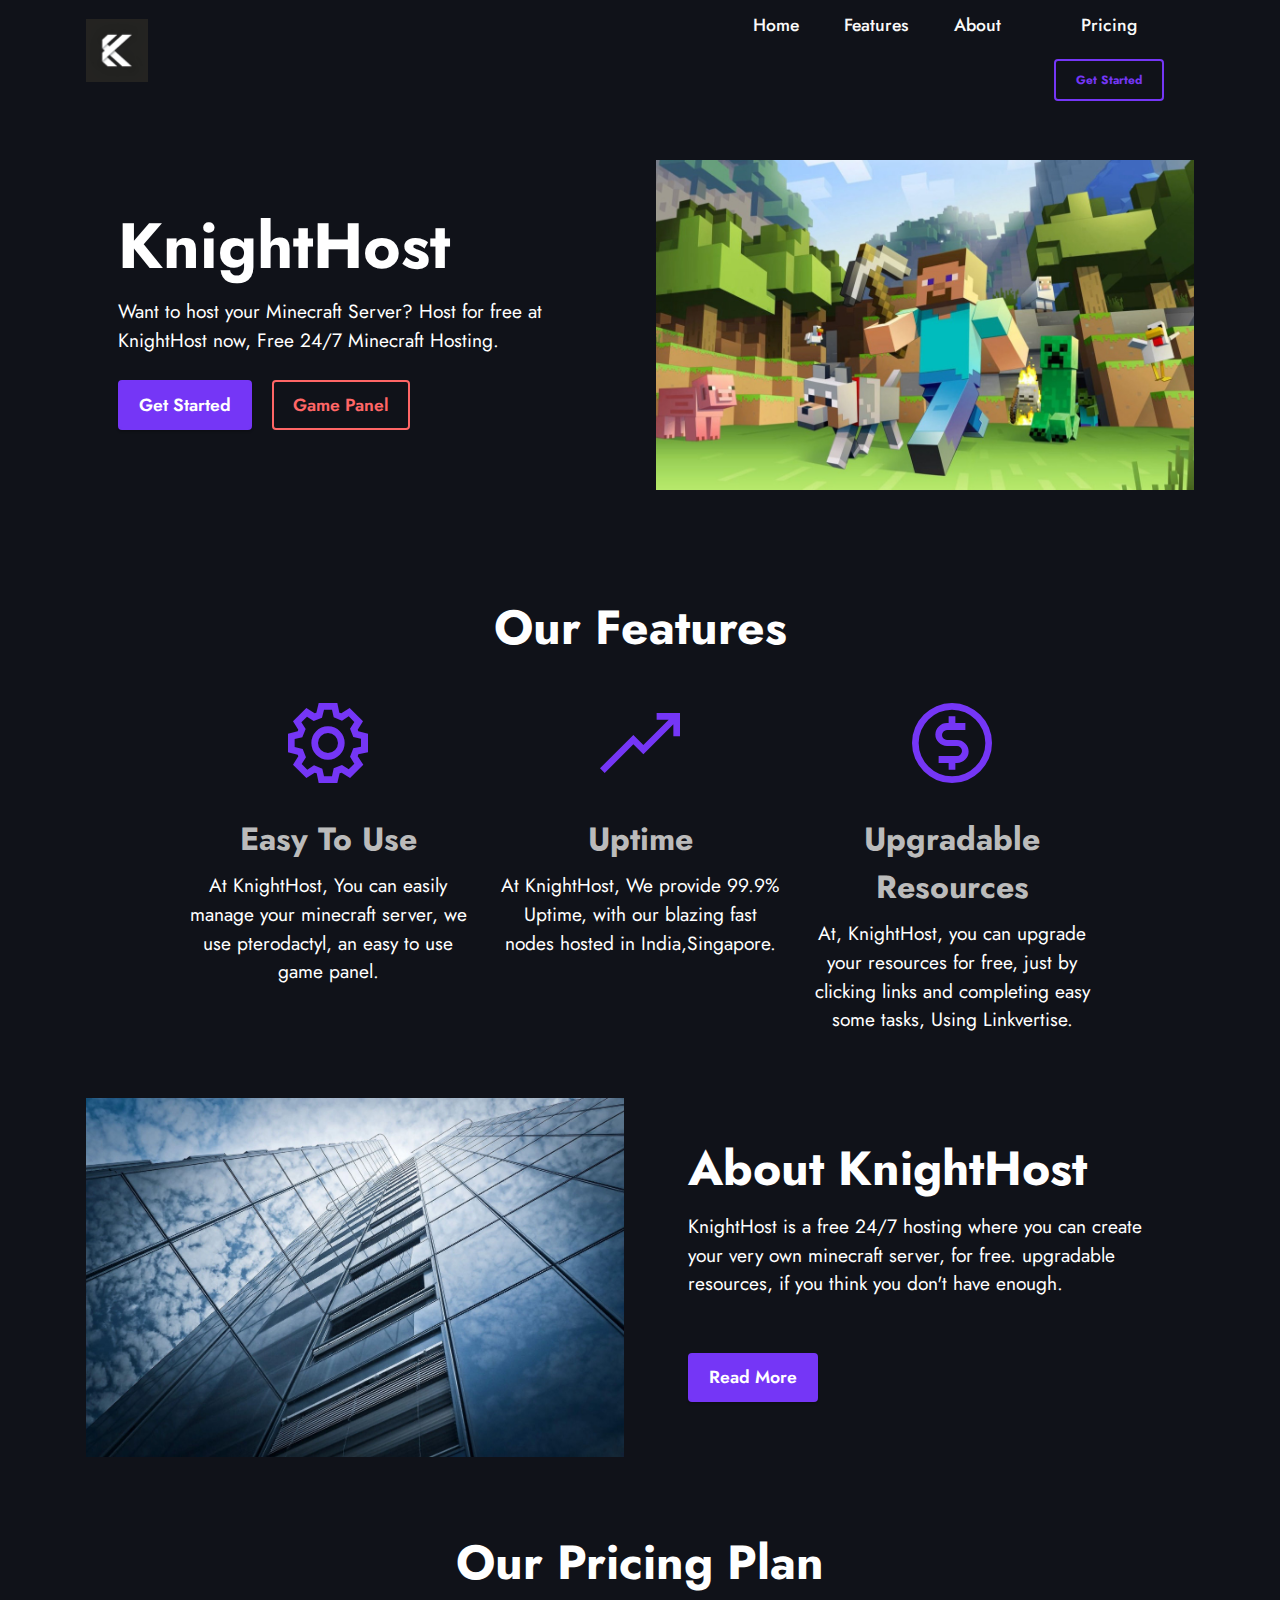
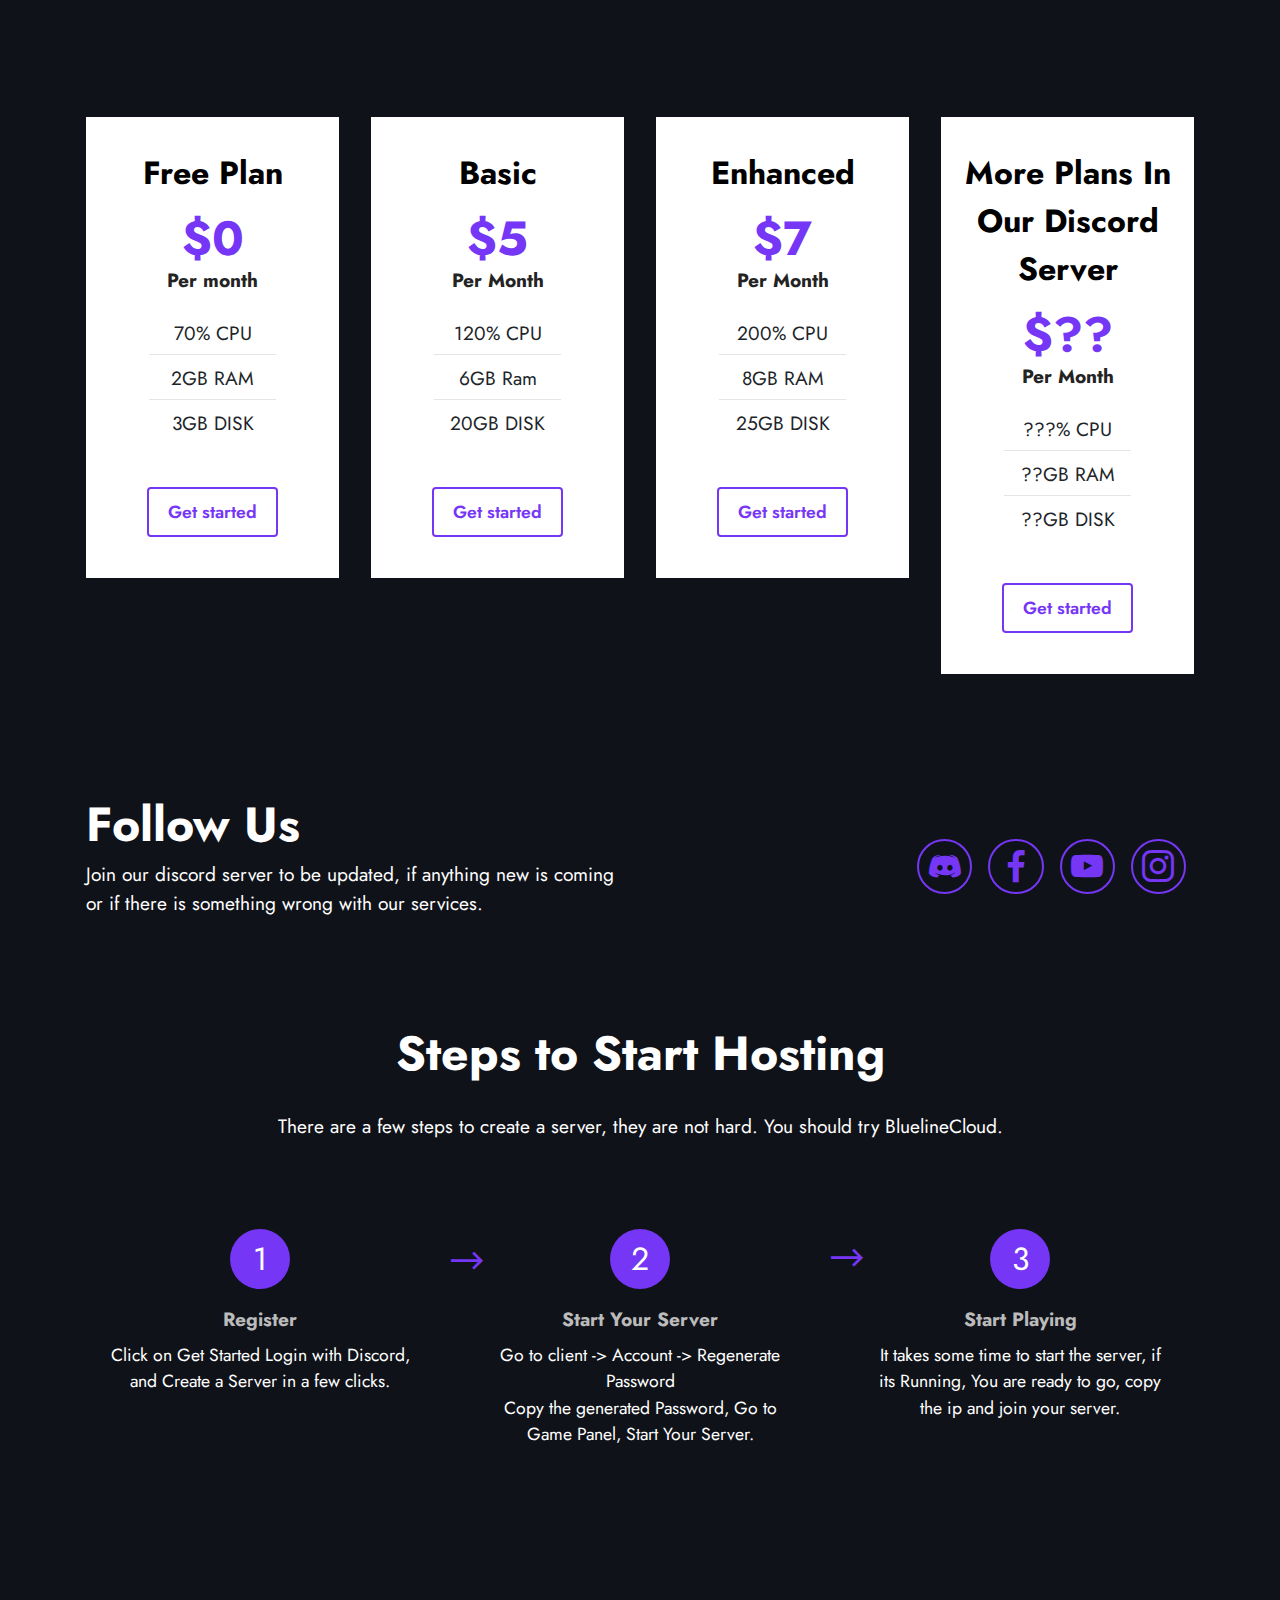
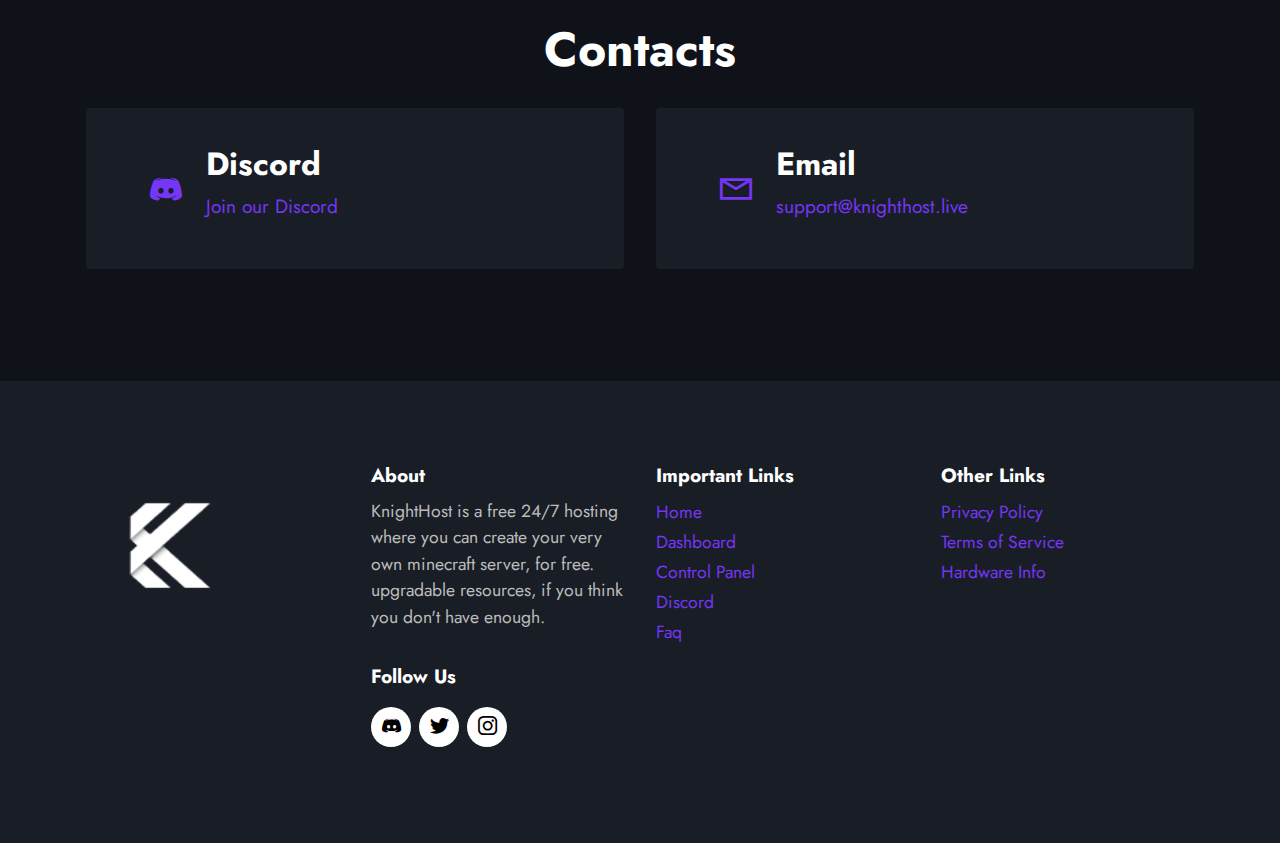
<file: index.html>
<!DOCTYPE html>
<html  >
<head>
  <!-- Site made with Mobirise Website Builder v5.6.3, https://mobirise.com -->
  <meta charset="UTF-8">
  <meta http-equiv="X-UA-Compatible" content="IE=edge">
  <meta name="generator" content="Mobirise v5.6.3, mobirise.com">
  <meta name="viewport" content="width=device-width, initial-scale=1, minimum-scale=1">
  <link rel="shortcut icon" href="assets/images/untitled-design-removebg-preview-124x124.png" type="image/x-icon">
  <meta name="description" content="at KnightHost you can create your own minecraft server running 24/7, all for free.">
  
  
  <title>KnightHost - Free 24/7 Minecraft Server Hosting</title>
  <link rel="stylesheet" href="assets/web/assets/mobirise-icons2/mobirise2.css">
  <link rel="stylesheet" href="assets/bootstrap/css/bootstrap.min.css">
  <link rel="stylesheet" href="assets/bootstrap/css/bootstrap-grid.min.css">
  <link rel="stylesheet" href="assets/bootstrap/css/bootstrap-reboot.min.css">
  <link rel="stylesheet" href="assets/dropdown/css/style.css">
  <link rel="stylesheet" href="assets/socicon/css/styles.css">
  <link rel="stylesheet" href="assets/theme/css/style.css">
  <link rel="preload" href="https://fonts.googleapis.com/css?family=Jost:100,200,300,400,500,600,700,800,900,100i,200i,300i,400i,500i,600i,700i,800i,900i&display=swap" as="style" onload="this.onload=null;this.rel='stylesheet'">
  <noscript><link rel="stylesheet" href="https://fonts.googleapis.com/css?family=Jost:100,200,300,400,500,600,700,800,900,100i,200i,300i,400i,500i,600i,700i,800i,900i&display=swap"></noscript>
  <link rel="preload" as="style" href="assets/mobirise/css/mbr-additional.css"><link rel="stylesheet" href="assets/mobirise/css/mbr-additional.css" type="text/css">
  <script async src="https://arc.io/widget.min.js#JeT4XW5K"></script>
  <script async src="https://pagead2.googlesyndication.com/pagead/js/adsbygoogle.js?client=ca-pub-2759006240169920"
     crossorigin="anonymous"></script>
  
  
  
</head>
<body>
  
  <section data-bs-version="5.1" class="menu menu2 cid-sFCw1qGFAI" once="menu" id="menu2-23">
    
    <nav class="navbar navbar-dropdown navbar-expand-lg">
        <div class="container">
            <div class="navbar-brand">
                <span class="navbar-logo">
                    <a href="https://knighthost.live">
                        <img src="assets/images/untitled-design-removebg-preview-124x124.png" alt="Mobirise Website Builder" style="height: 3.9rem;">
                    </a>
                </span>
                
            </div>
            <button class="navbar-toggler" type="button" data-toggle="collapse" data-bs-toggle="collapse" data-target="#navbarSupportedContent" data-bs-target="#navbarSupportedContent" aria-controls="navbarNavAltMarkup" aria-expanded="false" aria-label="Toggle navigation">
                <div class="hamburger">
                    <span></span>
                    <span></span>
                    <span></span>
                    <span></span>
                </div>
            </button>
            <div class="collapse navbar-collapse" id="navbarSupportedContent">
                <ul class="navbar-nav nav-dropdown" data-app-modern-menu="true"><li class="nav-item"><a class="nav-link link text-white text-primary display-4" href="index.html#top">Home</a></li><li class="nav-item"><a class="nav-link link text-white display-4" href="index.html#features1-1i">Features</a></li>
                    <li class="nav-item"><a class="nav-link link text-white display-4" href="index.html#header14-1j">About</a></li>
                    <li class="nav-item"><a class="nav-link link text-white display-4" href="index.html#content4-1q">Pricing</a>                
                <div class="navbar-buttons mbr-section-btn"><a class="btn btn-primary-outline display-4" href="https://portal.knighthost.live">
                        Get Started</a></div>
            </div>
        </div>
    </nav>
</section>

<section data-bs-version="5.1" class="header14 cid-sFzxmVl7J6" id="header14-1f">

    

    

    <div class="container">
        <div class="row justify-content-center align-items-center">
            <div class="col-12 col-md-6 image-wrapper">
                <img src="assets/images/minecraft-1256x707.jpeg" alt="Mobirise Website Builder">
            </div>
            <div class="col-12 col-md">
                <div class="text-wrapper">
                    <h1 class="mbr-section-title mbr-fonts-style mb-3 display-1"><strong>KnightHost</strong></h1>
                    <p class="mbr-text mbr-fonts-style display-7">
                        Want to host your Minecraft Server? Host for free at KnightHost now, Free 24/7 Minecraft Hosting.</p>
                    <div class="mbr-section-btn mt-3"><a class="btn btn-primary display-4" href="https://portal.knighthost.live">Get Started</a>
                        <a class="btn btn-secondary-outline display-4" href="https://panel.knighthost.live">Game Panel</a></div>
                </div>
            </div>
        </div>
    </div>
</section>

<section data-bs-version="5.1" class="features1 cid-sFzyUE9AaP" id="features1-1i">
    

    
    <div class="container-fluid">
        <div class="row">
            <div class="col-12 col-lg-9">
                <h3 class="mbr-section-title mbr-fonts-style align-center mb-0 display-2">
                    <strong>Our Features</strong>
                </h3>
                
            </div>
        </div>
        <div class="row">
            <div class="card col-12 col-md-6 col-lg-3">
                <div class="card-wrapper">
                    <div class="card-box align-center">
                        <div class="iconfont-wrapper">
                            <span class="mbr-iconfont mobi-mbri-setting mobi-mbri"></span>
                        </div>
                        <h5 class="card-title mbr-fonts-style display-5"><strong>Easy To Use</strong></h5>
                        <p class="card-text mbr-fonts-style display-7">At KnightHost, You can easily manage your minecraft server, we use pterodactyl, an easy to use game panel.</p>
                    </div>
                </div>
            </div>
            <div class="card col-12 col-md-6 col-lg-3">
                <div class="card-wrapper">
                    <div class="card-box align-center">
                        <div class="iconfont-wrapper">
                            <span class="mbr-iconfont mobi-mbri-growing-chart mobi-mbri"></span>
                        </div>
                        <h5 class="card-title mbr-fonts-style display-5"><strong>Uptime</strong></h5>
                        <p class="card-text mbr-fonts-style display-7">At KnightHost, We provide 99.9% Uptime, with our blazing fast nodes hosted in India,Singapore.</p>
                    </div>
                </div>
            </div>
            <div class="card col-12 col-md-6 col-lg-3">
                <div class="card-wrapper">
                    <div class="card-box align-center">
                        <div class="iconfont-wrapper">
                            <span class="mbr-iconfont mobi-mbri-cash mobi-mbri"></span>
                        </div>
                        <h5 class="card-title mbr-fonts-style display-5"><strong>Upgradable Resources</strong></h5>
                        <p class="card-text mbr-fonts-style display-7">At, KnightHost, you can upgrade your resources for free, just by clicking links and completing easy some tasks, Using Linkvertise.</p>
                    </div>
                </div>
            </div>
            
        </div>
    </div>
</section>

<section data-bs-version="5.1" class="header14 cid-sFzz5E692j" id="header14-1j">

    

    

    <div class="container">
        <div class="row justify-content-center align-items-center">
            <div class="col-12 col-md-6 image-wrapper">
                <img src="assets/images/mbr-1256x837.jpg" alt="Mobirise Website Builder">
            </div>
            <div class="col-12 col-md">
                <div class="text-wrapper">
                    <h1 class="mbr-section-title mbr-fonts-style mb-3 display-2">
                        <strong>About KnightHost</strong></h1>
                    <p class="mbr-text mbr-fonts-style display-7">KnightHost is a free 24/7 hosting where you can create your very own minecraft server, for free. upgradable resources, if you think you don't have enough.
<br>
<br></p>
                    <div class="mbr-section-btn mt-3"><a class="btn btn-primary display-4" href="https://discord.gg/WGbMxp4YdS">Read More</a></div>
                </div>
            </div>
        </div>
    </div>
</section>

<section data-bs-version="5.1" class="content4 cid-sFzIdnt1ra" id="content4-1q">
    
    
    <div class="container">
        <div class="row justify-content-center">
            <div class="title col-md-12 col-lg-10">
                <h3 class="mbr-section-title mbr-fonts-style align-center mb-4 display-2"><strong>Our Pricing Plan</strong></h3>
                
                
            </div>
        </div>
    </div>
</section>

<section data-bs-version="5.1" class="pricing2 cid-sFzDdjoEIw" id="pricing2-1k">
    

    
    <div class="container">
        <div class="row justify-content-center">
            <div class="col-12 col-md-6 align-center col-lg-3">
                <div class="plan">
                    <div class="plan-header">
                        <h6 class="plan-title mbr-fonts-style mb-3 display-5">
                            <strong>Free Plan</strong></h6>
                        <div class="plan-price">
                            <p class="price mbr-fonts-style m-0 display-2"><strong>$0</strong></p>
                            <p class="price-term mbr-fonts-style mb-3 display-7"><strong>Per month</strong>
                            </p>
                        </div>
                    </div>
                    <div class="plan-body">
                        <div class="plan-list mb-4">
                            <ul class="list-group mbr-fonts-style list-group-flush display-7">
                                <li class="list-group-item">70% CPU</li><li class="list-group-item">2GB RAM</li><li class="list-group-item">3GB DISK</li>
                            </ul>
                        </div>
                        <div class="mbr-section-btn text-center"><a href="https://portal.knighthost.live" class="btn btn-primary-outline display-4">Get started</a></div>
                    </div>
                </div>
            </div>
            <div class="col-12 col-md-6 align-center col-lg-3">
                <div class="plan">
                    <div class="plan-header">
                        <h6 class="plan-title mbr-fonts-style mb-3 display-5"><strong>Basic</strong></h6>
                        <div class="plan-price">
                            <p class="price mbr-fonts-style m-0 display-2"><strong>$5</strong></p>
                            <p class="price-term mbr-fonts-style mb-3 display-7"><strong>Per Month</strong></p>
                        </div>
                    </div>
                    <div class="plan-body">
                        <div class="plan-list mb-4">
                            <ul class="list-group mbr-fonts-style list-group-flush display-7">
                                <li class="list-group-item">120% CPU</li><li class="list-group-item">6GB Ram</li><li class="list-group-item">20GB DISK</li>
                            </ul>
                        </div>
                        <div class="mbr-section-btn text-center"><a href="https://discord.gg/WGbMxp4YdS" class="btn btn-primary-outline display-4">Get started</a></div>
                    </div>
                </div>
            </div>
            <div class="col-12 col-md-6 align-center col-lg-3">
                <div class="plan">
                    <div class="plan-header">
                        <h6 class="plan-title mbr-fonts-style mb-3 display-5">
                            <strong>Enhanced</strong></h6>
                        <div class="plan-price">
                            <p class="price mbr-fonts-style m-0 display-2"><strong>$7</strong></p>
                            <p class="price-term mbr-fonts-style mb-3 display-7"><strong>Per Month</strong></p>
                        </div>
                    </div>
                    <div class="plan-body">
                        <div class="plan-list mb-4">
                            <ul class="list-group mbr-fonts-style list-group-flush display-7">
                                <li class="list-group-item">200% CPU</li><li class="list-group-item"><span style="background-color: transparent; font-size: 1.2rem;">8GB RAM</span></li><li class="list-group-item"><span style="background-color: transparent; font-size: 1.2rem;">25GB DISK</span><br></li>
                            </ul>
                        </div>
                        <div class="mbr-section-btn text-center"><a href="https://discord.gg/WGbMxp4YdS" class="btn btn-primary-outline display-4">Get started</a></div>
                    </div>
                </div>
            </div>
            <div class="col-12 col-md-6 align-center col-lg-3">
                <div class="plan">
                    <div class="plan-header">
                        <h6 class="plan-title mbr-fonts-style mb-3 display-5">
                            <strong>More Plans In Our Discord Server</strong></h6>
                        <div class="plan-price">
                            <p class="price mbr-fonts-style m-0 display-2"><strong>$??</strong></p>
                            <p class="price-term mbr-fonts-style mb-3 display-7"><strong>Per Month</strong></p>
                        </div>
                    </div>
                    <div class="plan-body">
                        <div class="plan-list mb-4">
                            <ul class="list-group mbr-fonts-style list-group-flush display-7">
                                <li class="list-group-item">???% CPU</li><li class="list-group-item">??GB RAM</li><li class="list-group-item">??GB DISK</li>
                            </ul>
                        </div>
                        <div class="mbr-section-btn text-center"><a href="https://discord.gg/WGbMxp4YdS" class="btn btn-primary-outline display-4">Get started</a></div>
                    </div>
                </div>
            </div>
        </div>
    </div>
</section>


<section data-bs-version="5.1" class="contacts4 cid-sFAyMcKwph" id="contacts4-21">

    

    

    <div class="container">
        <div class="row align-items-center justify-content-center">
            <div class="text-content col-12 col-md-6">
                <h2 class="mbr-section-title mbr-fonts-style display-2">
                    <strong>Follow Us</strong>
                </h2>
                <p class="mbr-text mbr-fonts-style display-7">Join our discord server to be updated, if anything new is coming or if there is something wrong with our services.<br></p>
            </div>
            <div class="icons d-flex align-items-center col-12 col-md-6 justify-content-end mt-md-0 mt-2 flex-wrap">
                <a href="https://discord.gg/WGbMxp4YdS" target="_blank">
                    <span class="mbr-iconfont mbr-iconfont-social socicon-discord socicon"></span>
                </a>
                <a href="index.html#top">
                    <span class="mbr-iconfont mbr-iconfont-social socicon-facebook socicon"></span>
                </a>
                <a href="index.html#top">
                    <span class="mbr-iconfont mbr-iconfont-social socicon-youtube socicon"></span>
                </a>
                <a href="index.html#top">
                    <span class="mbr-iconfont mbr-iconfont-social socicon-instagram socicon"></span>
                </a>
                
                
                
                
                
                
            </div>
        </div>
    </div>
    
</section>

<section data-bs-version="5.1" class="features23 cid-sFAyHxWQ1N" id="features24-20">

    
    
    <div class="container">
        <div class="row justify-content-center">
            <div class="col-12">
                <div class="card-wrapper mb-4">
                    <div class="card-box align-center">
                        <h4 class="card-title mbr-fonts-style mb-4 display-2">
                            <strong>Steps to Start Hosting</strong></h4>
                        <p class="mbr-text mbr-fonts-style mb-4 display-7">There are a few steps to create a server, they are not hard. You should try BluelineCloud.</p>
                        
                    </div>
                </div>
            </div>
            <div class="col-12 col-md-6 col-lg-4">
                <div class="item first mbr-flex p-4">
                    <div class="icon-wrap w-100">
                        <div class="icon-box">
                            <span class="step-number mbr-fonts-style display-5">1</span>
                        </div>
                    </div>

                    <div class="text-box">
                        <h4 class="icon-title card-title mbr-black mbr-fonts-style display-7"><strong>Register</strong></h4>
                        <h5 class="mbr-text mbr-black mbr-fonts-style display-4">Click on Get Started Login with Discord, and Create a Server in a few clicks.</h5>
                    </div>
                </div>
                <!-- <span mbr-icon class="mbr-iconfont mobi-mbri-devices mobi-mbri"></span> -->
            </div>
            <div class="col-12 col-md-6 col-lg-4">
                <div class="item mbr-flex p-4">
                    <div class="icon-wrap w-100">
                        <div class="icon-box">
                            <span class="step-number mbr-fonts-style display-5">2</span>
                        </div>
                    </div>
                    <div class="text-box">
                        <h4 class="icon-title card-title mbr-black mbr-fonts-style display-7"><strong>Start Your Server</strong></h4>
                        <h5 class="mbr-text mbr-black mbr-fonts-style display-4">Go to client -&gt; Account -&gt; Regenerate Password<br>Copy the generated Password, Go to Game Panel, Start Your Server.</h5>
                    </div>
                </div>
            </div>
            <div class="col-12 col-md-6 col-lg-4">
                <div class="item mbr-flex p-4">
                    <div class="icon-wrap w-100">
                        <div class="icon-box">
                            <span class="step-number mbr-fonts-style display-5">3</span>
                        </div>
                    </div>
                    <div class="text-box">
                        <h4 class="icon-title card-title mbr-black mbr-fonts-style display-7"><strong>Start Playing</strong></h4>
                        <h5 class="mbr-text mbr-black mbr-fonts-style display-4">It takes some time to start the server, if its Running, You are ready to go, copy the ip and join your server.</h5>
                    </div>
                </div>
            </div>
            
            
            
            
            
        </div>
    </div>
</section>

<section data-bs-version="5.1" class="contacts2 cid-sFzIA7KGYz" id="contacts2-1r">
    <!---->
    
    
    <div class="container">
        <div class="mbr-section-head">
            <h3 class="mbr-section-title mbr-fonts-style align-center mb-0 display-2">
                <strong>Contacts</strong>
            </h3>
            
        </div>
        <div class="row justify-content-center mt-4">
            <div class="card col-12 col-md-6">
                <div class="card-wrapper">
                    <div class="image-wrapper">
                        <span class="mbr-iconfont socicon-discord socicon"></span>
                    </div>
                    <div class="text-wrapper">
                        <h6 class="card-title mbr-fonts-style mb-1 display-5">
                            <strong>Discord</strong></h6>
                        <p class="mbr-text mbr-fonts-style display-7"><a href="https://discord.gg/WGbMxp4YdS" class="text-primary" target="_blank">Join our Discord</a></p>
                    </div>
                </div>
            </div>
            <div class="card col-12 col-md-6">
                <div class="card-wrapper">
                    <div class="image-wrapper">
                        <span class="mbr-iconfont mobi-mbri-letter mobi-mbri"></span>
                    </div>
                    <div class="text-wrapper">
                        <h6 class="card-title mbr-fonts-style mb-1 display-5">
                            <strong>Email</strong>
                        </h6>
                        <p class="mbr-text mbr-fonts-style display-7"><a href="mailto:support@knighthost.live" class="text-primary">support@knighthost.live</a></p>
                    </div>
                </div>
            </div>
            
            
        </div>
    </div>
</section>

<section data-bs-version="5.1" class="footer4 cid-sZRSrDSVqF" once="footers" id="footer4-8">

    
    
    <div class="container">
        <div class="row mbr-white">
            <div class="col-6 col-lg-3">
                <div class="media-wrap col-md-8 col-12">
                    <a href="https://mobiri.se/">
                        <img src="assets/images/untitled-design-removebg-preview-397x397.png" alt="Mobirise Website Builder">
                    </a>
                </div>
            </div>
            <div class="col-12 col-md-6 col-lg-3">
                <h5 class="mbr-section-subtitle mbr-fonts-style mb-2 display-7">
                    <strong>About</strong>
                </h5>
                <p class="mbr-text mbr-fonts-style mb-4 display-4">KnightHost is a free 24/7 hosting where you can create your very own minecraft server, for free. upgradable resources, if you think you don't have enough.</p>
                <h5 class="mbr-section-subtitle mbr-fonts-style mb-3 display-7">
                    <strong>Follow Us</strong>
                </h5>
                <div class="social-row display-7">
                    <div class="soc-item">
                        <a href="https://discord.gg/WGbMxp4YdS" target="_blank">
                            <span class="mbr-iconfont socicon-discord socicon"></span>
                        </a>
                    </div>
                    <div class="soc-item">
                        <a href="https://knighthost.live">
                            <span class="mbr-iconfont socicon-twitter socicon"></span>
                        </a>
                    </div>
                    <div class="soc-item">
                        <a href="https://knighthost.live">
                            <span class="mbr-iconfont socicon-instagram socicon"></span>
                        </a>
                    </div>
                    
                </div>
            </div>
            <div class="col-12 col-md-6 col-lg-3">
                <h5 class="mbr-section-subtitle mbr-fonts-style mb-2 display-7">
                    <strong>Important Links</strong></h5>
                <ul class="list mbr-fonts-style display-4">
                    <li class="mbr-text item-wrap"><a href="index.html#top" class="text-primary">Home</a></li>
                    <li class="mbr-text item-wrap"><a href="https://portal.knighthost.live" class="text-primary">Dashboard</a></li>
                    <li class="mbr-text item-wrap"><a href="https://panel.knighthost.live" class="text-primary">Control Panel</a></li><a href="https://panel.knighthost.live" class="text-primary">
                    </a><li class="mbr-text item-wrap"><a href="https://discord.gg/WGbMxp4YdS" class="text-primary" target="_blank">Discord</a></li><li class="mbr-text item-wrap"><a href="faq.html#top" class="text-primary">Faq</a></li>
                </ul>
            </div>
            <div class="col-12 col-md-6 col-lg-3">
                <h5 class="mbr-section-subtitle mbr-fonts-style mb-2 display-7"><strong>Other Links</strong></h5>
                <ul class="list mbr-fonts-style display-4">
                    <li class="mbr-text item-wrap"><a href="legal.html#top" class="text-primary">Privacy Policy</a></li><li class="mbr-text item-wrap"><a href="legal.html#top" class="text-primary">Terms of Service</a></li><li class="mbr-text item-wrap"><a href="hardware.html#top" class="text-primary">Hardware Info</a></li>
                </ul>
            </div>
            
        </div>
    </div>
</section><script src="assets/bootstrap/js/bootstrap.bundle.min.js"></script>  <script src="assets/smoothscroll/smooth-scroll.js"></script>  <script src="assets/ytplayer/index.js"></script>  <script src="assets/dropdown/js/navbar-dropdown.js"></script> 
  
</body>
</html>
</file>
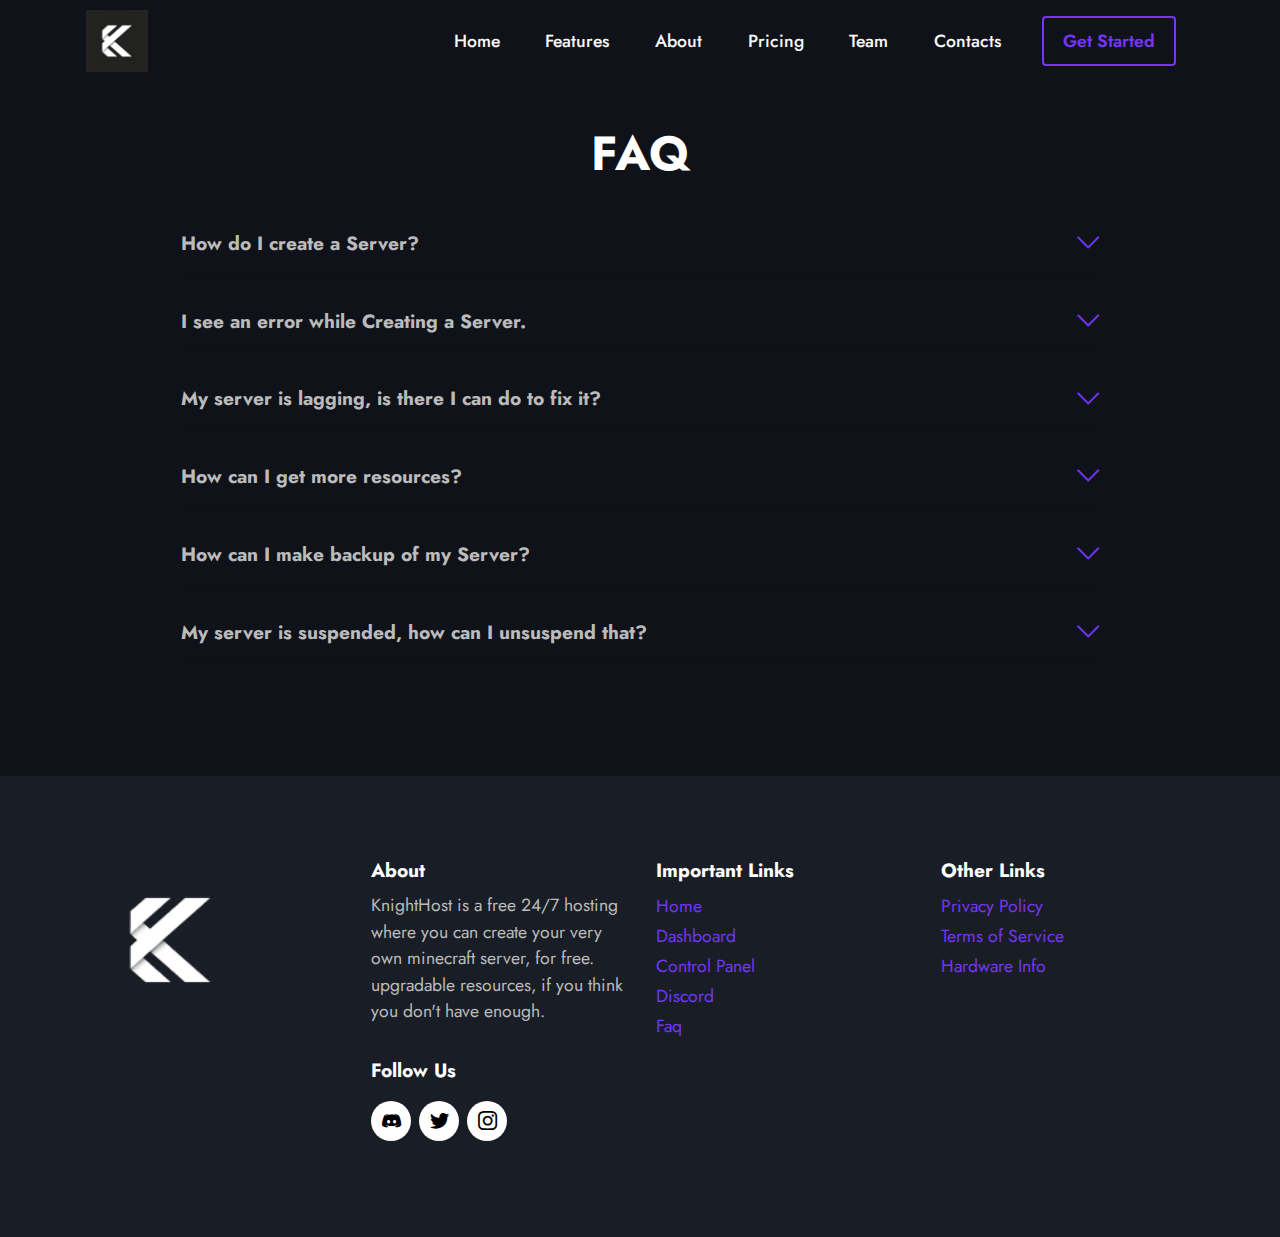
<file: faq.html>
<!DOCTYPE html>
<html  >
<head>
  <!-- Site made with Mobirise Website Builder v5.6.3, https://mobirise.com -->
  <meta charset="UTF-8">
  <meta http-equiv="X-UA-Compatible" content="IE=edge">
  <meta name="generator" content="Mobirise v5.6.3, mobirise.com">
  <meta name="viewport" content="width=device-width, initial-scale=1, minimum-scale=1">
  <link rel="shortcut icon" href="assets/images/untitled-design-removebg-preview-124x124.png" type="image/x-icon">
  <meta name="description" content="">
  
  
  <title>KnightHost - Faq</title>
  <script async src="https://pagead2.googlesyndication.com/pagead/js/adsbygoogle.js?client=ca-pub-2759006240169920"
     crossorigin="anonymous"></script>
  <link rel="stylesheet" href="assets/web/assets/mobirise-icons2/mobirise2.css">
  <link rel="stylesheet" href="assets/web/assets/mobirise-icons/mobirise-icons.css">
  <link rel="stylesheet" href="assets/bootstrap/css/bootstrap.min.css">
  <link rel="stylesheet" href="assets/bootstrap/css/bootstrap-grid.min.css">
  <link rel="stylesheet" href="assets/bootstrap/css/bootstrap-reboot.min.css">
  <link rel="stylesheet" href="assets/dropdown/css/style.css">
  <link rel="stylesheet" href="assets/socicon/css/styles.css">
  <link rel="stylesheet" href="assets/theme/css/style.css">
  <link rel="preload" href="https://fonts.googleapis.com/css?family=Jost:100,200,300,400,500,600,700,800,900,100i,200i,300i,400i,500i,600i,700i,800i,900i&display=swap" as="style" onload="this.onload=null;this.rel='stylesheet'">
  <noscript><link rel="stylesheet" href="https://fonts.googleapis.com/css?family=Jost:100,200,300,400,500,600,700,800,900,100i,200i,300i,400i,500i,600i,700i,800i,900i&display=swap"></noscript>
  <link rel="preload" as="style" href="assets/mobirise/css/mbr-additional.css"><link rel="stylesheet" href="assets/mobirise/css/mbr-additional.css" type="text/css">
  <script async src="https://arc.io/widget.min.js#JeT4XW5K"></script>
  
  
  
</head>
<body>
  
  <section data-bs-version="5.1" class="menu menu2 cid-sFCw1qGFAI" once="menu" id="menu2-9">
    
    <nav class="navbar navbar-dropdown navbar-expand-lg">
        <div class="container">
            <div class="navbar-brand">
                <span class="navbar-logo">
                    <a href="https://knighthost.live">
                        <img src="assets/images/untitled-design-removebg-preview-124x124.png" alt="Mobirise Website Builder" style="height: 3.9rem;">
                    </a>
                </span>
                
            </div>
            <button class="navbar-toggler" type="button" data-toggle="collapse" data-bs-toggle="collapse" data-target="#navbarSupportedContent" data-bs-target="#navbarSupportedContent" aria-controls="navbarNavAltMarkup" aria-expanded="false" aria-label="Toggle navigation">
                <div class="hamburger">
                    <span></span>
                    <span></span>
                    <span></span>
                    <span></span>
                </div>
            </button>
            <div class="collapse navbar-collapse" id="navbarSupportedContent">
                <ul class="navbar-nav nav-dropdown" data-app-modern-menu="true"><li class="nav-item"><a class="nav-link link text-white text-primary display-4" href="index.html#top">Home</a></li><li class="nav-item"><a class="nav-link link text-white display-4" href="index.html#features1-1i">Features</a></li>
                    <li class="nav-item"><a class="nav-link link text-white display-4" href="index.html#header14-1j">About</a></li>
                    <li class="nav-item"><a class="nav-link link text-white display-4" href="index.html#content4-1q">Pricing</a>
                    </li><li class="nav-item"><a class="nav-link link text-white display-4" href="index.html#team1-1o">Team</a></li><li class="nav-item"><a class="nav-link link text-white display-4" href="index.html#contacts2-1r">Contacts</a></li></ul>
                
                <div class="navbar-buttons mbr-section-btn"><a class="btn btn-primary-outline display-4" href="https://portal.knighthost.live">
                        Get Started</a></div>
            </div>
        </div>
    </nav>
</section>

<section data-bs-version="5.1" class="content16 cid-sZRWuyEEiU" id="content16-b">

    

    
    <div class="container">
        <div class="row justify-content-center">
            <div class="col-12 col-md-10">
                <div class="mbr-section-head align-center mb-4">
                    <h3 class="mbr-section-title mb-0 mbr-fonts-style display-2"><strong>FAQ</strong>
                    </h3>
                    
                </div>
                <div id="bootstrap-accordion_21" class="panel-group accordionStyles accordion" role="tablist" aria-multiselectable="true">
                    <div class="card mb-3">
                        <div class="card-header" role="tab" id="headingOne">
                            <a role="button" class="panel-title collapsed" data-toggle="collapse" data-bs-toggle="collapse" data-core="" href="#collapse1_21" aria-expanded="false" aria-controls="collapse1">
                                <h6 class="panel-title-edit mbr-fonts-style mb-0 display-7"><strong>How do I create a Server?</strong></h6>
                                <span class="sign mbr-iconfont mbri-arrow-down"></span>
                            </a>
                        </div>
                        <div id="collapse1_21" class="panel-collapse noScroll collapse" role="tabpanel" aria-labelledby="headingOne" data-parent="#accordion" data-bs-parent="#bootstrap-accordion_21">
                            <div class="panel-body">
                                <p class="mbr-fonts-style panel-text display-4">To Create a Server please go to our dashboard available at <a href="https://portal.knighthost.live" class="text-primary">https://portal.knighthost.live</a> , login with discord, Create a Server with Your available resources [Note: Default Resources are 70% cpu, 2GB Ram, 3GB Ram] You can see in the dashboard, Click on Regenerate Password available at side navigation bar, copy the generated password, Go to our panel <a href="https://panel.knighthost.live" class="text-primary">https://panel.knighthost.live</a> , login with your discord id/discord email, and the copied password Click on your server and Start it. <br><br>Happy Hosting!</p>
                            </div>
                        </div>
                    </div>
                    <div class="card mb-3">
                        <div class="card-header" role="tab" id="headingOne">
                            <a role="button" class="panel-title collapsed" data-toggle="collapse" data-bs-toggle="collapse" data-core="" href="#collapse2_21" aria-expanded="false" aria-controls="collapse2">
                                <h6 class="panel-title-edit mbr-fonts-style mb-0 display-7"><strong>I see an error while Creating a Server.</strong></h6>
                                <span class="sign mbr-iconfont mbri-arrow-down"></span>
                            </a>
                        </div>
                        <div id="collapse2_21" class="panel-collapse noScroll collapse" role="tabpanel" aria-labelledby="headingOne" data-parent="#accordion" data-bs-parent="#bootstrap-accordion_21">
                            <div class="panel-body">
                                <p class="mbr-fonts-style panel-text display-4">
                                    The error may occur if the slots are full, or we are having issues with our hardware, you can see status of our hardware at <a href="https://status.knighthost.live" class="text-primary">https://status.knighthost.live</a> , and get notified if slots are avaliable in our <a href="https://discord.gg/WGbMxp4YdS" class="text-primary">discord server</a>.</p>
                            </div>
                        </div>
                    </div>
                    <div class="card mb-3">
                        <div class="card-header" role="tab" id="headingOne">
                            <a role="button" class="panel-title collapsed" data-toggle="collapse" data-bs-toggle="collapse" data-core="" href="#collapse3_21" aria-expanded="false" aria-controls="collapse3">
                                <h6 class="panel-title-edit mbr-fonts-style mb-0 display-7"><strong>My server is lagging, is there I can do to fix it?</strong></h6>
                                <span class="sign mbr-iconfont mbri-arrow-down"></span>
                            </a>
                        </div>
                        <div id="collapse3_21" class="panel-collapse noScroll collapse" role="tabpanel" aria-labelledby="headingOne" data-parent="#accordion" data-bs-parent="#bootstrap-accordion_21">
                            <div class="panel-body">
                                <p class="mbr-fonts-style panel-text display-4">
                                    Yes, this might due to you don't have enough resources to handle your server, you can get more resources at our <a href="https://portal.knighthost.live/store" class="text-primary">store</a>&nbsp;,You will need earn coins to buy more resources, you can get coins by <a href="https://portal.knighthost.live/afk" class="text-primary">Linkvertising here</a>.</p>
                            </div>
                        </div>
                    </div>
                    <div class="card mb-3">
                        <div class="card-header" role="tab" id="headingOne">
                            <a role="button" class="panel-title collapsed" data-toggle="collapse" data-bs-toggle="collapse" data-core="" href="#collapse4_21" aria-expanded="false" aria-controls="collapse4">
                                <h6 class="panel-title-edit mbr-fonts-style mb-0 display-7"><strong>How can I get more resources?</strong></h6>
                                <span class="sign mbr-iconfont mbri-arrow-down"></span>
                            </a>
                        </div>
                        <div id="collapse4_21" class="panel-collapse noScroll collapse" role="tabpanel" aria-labelledby="headingOne" data-parent="#accordion" data-bs-parent="#bootstrap-accordion_21">
                            <div class="panel-body">
                                <p class="mbr-fonts-style panel-text display-4">
                                    you can get more resources at our <a href="https://portal.knighthost.live/store" class="text-primary">store </a>,You will need earn coins to buy more resources, you can get coins by <a href="https://portal.knighthost.live/afk" class="text-primary">Linkvertising here</a>.</p>
                            </div>
                        </div>
                    </div>
                    <div class="card mb-3">
                        <div class="card-header" role="tab" id="headingOne">
                            <a role="button" class="panel-title collapsed" data-toggle="collapse" data-bs-toggle="collapse" data-core="" href="#collapse5_21" aria-expanded="false" aria-controls="collapse5">
                                <h6 class="panel-title-edit mbr-fonts-style mb-0 display-7"><strong>How can I make backup of my Server?</strong></h6>
                                <span class="sign mbr-iconfont mbri-arrow-down"></span>
                            </a>
                        </div>
                        <div id="collapse5_21" class="panel-collapse noScroll collapse" role="tabpanel" aria-labelledby="headingOne" data-parent="#accordion" data-bs-parent="#bootstrap-accordion_21">
                            <div class="panel-body">
                                <p class="mbr-fonts-style panel-text display-4">
                                    If you want to make a backup You can at the backup section in <a href="https://panel.knighthost.live" class="text-primary">panel</a>. [Note: This Backup happens in your Server only, so if you lose you server, your backup is also lost, you can prevent that by manually downloading the backup in your own desktop, phone.]</p>
                            </div>
                        </div>
                    </div>
                    <div class="card mb-3">
                        <div class="card-header" role="tab" id="headingOne">
                            <a role="button" class="panel-title collapsed" data-toggle="collapse" data-bs-toggle="collapse" data-core="" href="#collapse6_21" aria-expanded="false" aria-controls="collapse6">
                                <h6 class="panel-title-edit mbr-fonts-style mb-0 display-7"><strong>My server is suspended, how can I unsuspend that?</strong></h6>
                                <span class="sign mbr-iconfont mbri-arrow-down"></span>
                            </a>
                        </div>
                        <div id="collapse6_21" class="panel-collapse noScroll collapse" role="tabpanel" aria-labelledby="headingOne" data-parent="#accordion" data-bs-parent="#bootstrap-accordion_21">
                            <div class="panel-body">
                                <p class="mbr-fonts-style panel-text display-4">
                                    Your server will might gets suspended if you try to do something that harms our services, you can get your server suspended by creating a ticket at our <a href="https://discord.gg/WGbMxp4YdS" class="text-primary">Discord Server</a> , with a valid proof you are not harming our services.</p>
                            </div>
                        </div>
                    </div>
                </div>
            </div>
        </div>
    </div>
</section>

<section data-bs-version="5.1" class="footer4 cid-sZRSrDSVqF" once="footers" id="footer4-a">

    
    
    <div class="container">
        <div class="row mbr-white">
            <div class="col-6 col-lg-3">
                <div class="media-wrap col-md-8 col-12">
                    <a href="https://mobiri.se/">
                        <img src="assets/images/untitled-design-removebg-preview-397x397.png" alt="Mobirise Website Builder">
                    </a>
                </div>
            </div>
            <div class="col-12 col-md-6 col-lg-3">
                <h5 class="mbr-section-subtitle mbr-fonts-style mb-2 display-7">
                    <strong>About</strong>
                </h5>
                <p class="mbr-text mbr-fonts-style mb-4 display-4">KnightHost is a free 24/7 hosting where you can create your very own minecraft server, for free. upgradable resources, if you think you don't have enough.</p>
                <h5 class="mbr-section-subtitle mbr-fonts-style mb-3 display-7">
                    <strong>Follow Us</strong>
                </h5>
                <div class="social-row display-7">
                    <div class="soc-item">
                        <a href="https://discord.gg/WGbMxp4YdS" target="_blank">
                            <span class="mbr-iconfont socicon-discord socicon"></span>
                        </a>
                    </div>
                    <div class="soc-item">
                        <a href="https://knighthost.live">
                            <span class="mbr-iconfont socicon-twitter socicon"></span>
                        </a>
                    </div>
                    <div class="soc-item">
                        <a href="https://knighthost.live">
                            <span class="mbr-iconfont socicon-instagram socicon"></span>
                        </a>
                    </div>
                    
                </div>
            </div>
            <div class="col-12 col-md-6 col-lg-3">
                <h5 class="mbr-section-subtitle mbr-fonts-style mb-2 display-7">
                    <strong>Important Links</strong></h5>
                <ul class="list mbr-fonts-style display-4">
                    <li class="mbr-text item-wrap"><a href="index.html#top" class="text-primary">Home</a></li>
                    <li class="mbr-text item-wrap"><a href="https://portal.knighthost.live" class="text-primary">Dashboard</a></li>
                    <li class="mbr-text item-wrap"><a href="https://panel.knighthost.live" class="text-primary">Control Panel</a></li><a href="https://panel.knighthost.live" class="text-primary">
                    </a><li class="mbr-text item-wrap"><a href="https://discord.com/invite/p39ThCdDck" class="text-primary" target="_blank">Discord</a></li><li class="mbr-text item-wrap"><a href="faq.html#top" class="text-primary">Faq</a></li>
                </ul>
            </div>
            <div class="col-12 col-md-6 col-lg-3">
                <h5 class="mbr-section-subtitle mbr-fonts-style mb-2 display-7"><strong>Other Links</strong></h5>
                <ul class="list mbr-fonts-style display-4">
                    <li class="mbr-text item-wrap"><a href="legal.html#top" class="text-primary">Privacy Policy</a></li><li class="mbr-text item-wrap"><a href="legal.html#top" class="text-primary">Terms of Service</a></li><li class="mbr-text item-wrap"><a href="hardware.html#top" class="text-primary">Hardware Info</a></li>
                </ul>
            </div>
            
        </div>
    </div>
</section><script src="assets/bootstrap/js/bootstrap.bundle.min.js"></script>  <script src="assets/smoothscroll/smooth-scroll.js"></script>  <script src="assets/ytplayer/index.js"></script>  <script src="assets/dropdown/js/navbar-dropdown.js"></script> 
  
</body>
</html>
</file>
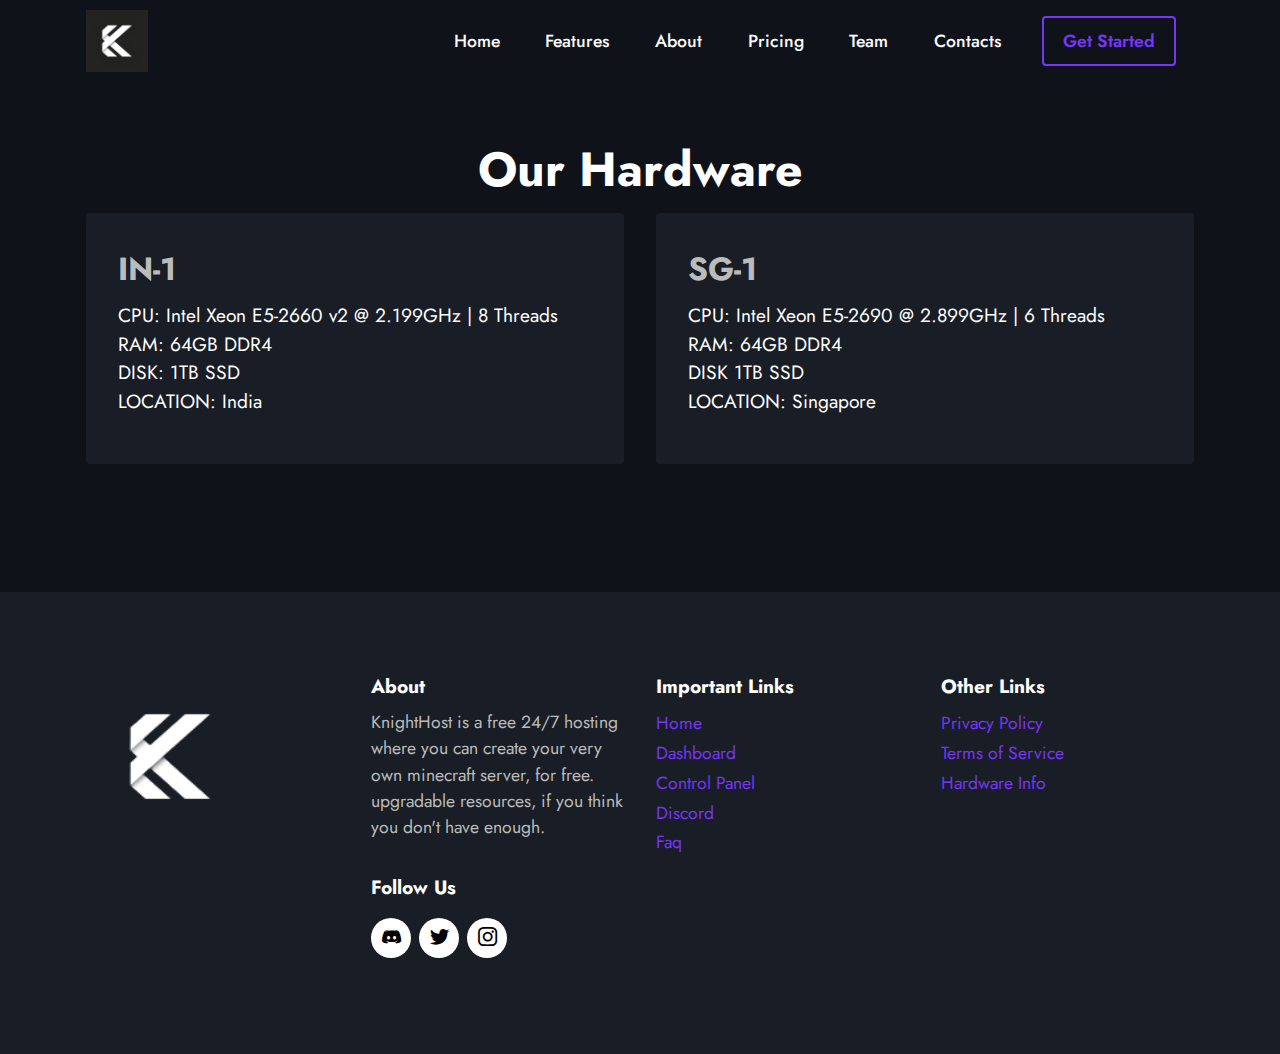
<file: hardware.html>
<!DOCTYPE html>
<html  >
<head>
  <!-- Site made with Mobirise Website Builder v5.6.3, https://mobirise.com -->
  <meta charset="UTF-8">
  <meta http-equiv="X-UA-Compatible" content="IE=edge">
  <meta name="generator" content="Mobirise v5.6.3, mobirise.com">
  <meta name="viewport" content="width=device-width, initial-scale=1, minimum-scale=1">
  <link rel="shortcut icon" href="assets/images/untitled-design-removebg-preview-124x124.png" type="image/x-icon">
  <meta name="description" content="">
  
  
  <title>KnightHost's Hardware</title>
  <script async src="https://pagead2.googlesyndication.com/pagead/js/adsbygoogle.js?client=ca-pub-2759006240169920"
     crossorigin="anonymous"></script>
  <link rel="stylesheet" href="assets/bootstrap/css/bootstrap.min.css">
  <link rel="stylesheet" href="assets/bootstrap/css/bootstrap-grid.min.css">
  <link rel="stylesheet" href="assets/bootstrap/css/bootstrap-reboot.min.css">
  <link rel="stylesheet" href="assets/dropdown/css/style.css">
  <link rel="stylesheet" href="assets/socicon/css/styles.css">
  <link rel="stylesheet" href="assets/theme/css/style.css">
  <link rel="preload" href="https://fonts.googleapis.com/css?family=Jost:100,200,300,400,500,600,700,800,900,100i,200i,300i,400i,500i,600i,700i,800i,900i&display=swap" as="style" onload="this.onload=null;this.rel='stylesheet'">
  <noscript><link rel="stylesheet" href="https://fonts.googleapis.com/css?family=Jost:100,200,300,400,500,600,700,800,900,100i,200i,300i,400i,500i,600i,700i,800i,900i&display=swap"></noscript>
  <link rel="preload" as="style" href="assets/mobirise/css/mbr-additional.css"><link rel="stylesheet" href="assets/mobirise/css/mbr-additional.css" type="text/css">
  <script async src="https://arc.io/widget.min.js#JeT4XW5K"></script>
  
  
  
</head>
<body>
  
  <section data-bs-version="5.1" class="menu menu2 cid-sFCw1qGFAI" once="menu" id="menu2-c">
    
    <nav class="navbar navbar-dropdown navbar-expand-lg">
        <div class="container">
            <div class="navbar-brand">
                <span class="navbar-logo">
                    <a href="https://knighthost.live">
                        <img src="assets/images/untitled-design-removebg-preview-124x124.png" alt="Mobirise Website Builder" style="height: 3.9rem;">
                    </a>
                </span>
                
            </div>
            <button class="navbar-toggler" type="button" data-toggle="collapse" data-bs-toggle="collapse" data-target="#navbarSupportedContent" data-bs-target="#navbarSupportedContent" aria-controls="navbarNavAltMarkup" aria-expanded="false" aria-label="Toggle navigation">
                <div class="hamburger">
                    <span></span>
                    <span></span>
                    <span></span>
                    <span></span>
                </div>
            </button>
            <div class="collapse navbar-collapse" id="navbarSupportedContent">
                <ul class="navbar-nav nav-dropdown" data-app-modern-menu="true"><li class="nav-item"><a class="nav-link link text-white text-primary display-4" href="index.html#top">Home</a></li><li class="nav-item"><a class="nav-link link text-white display-4" href="index.html#features1-1i">Features</a></li>
                    <li class="nav-item"><a class="nav-link link text-white display-4" href="index.html#header14-1j">About</a></li>
                    <li class="nav-item"><a class="nav-link link text-white display-4" href="index.html#content4-1q">Pricing</a>
                    </li><li class="nav-item"><a class="nav-link link text-white display-4" href="index.html#team1-1o">Team</a></li><li class="nav-item"><a class="nav-link link text-white display-4" href="index.html#contacts2-1r">Contacts</a></li></ul>
                
                <div class="navbar-buttons mbr-section-btn"><a class="btn btn-primary-outline display-4" href="https://portal.knighthost.live">
                        Get Started</a></div>
            </div>
        </div>
    </nav>
</section>

<section data-bs-version="5.1" class="features7 cid-sZXC7r8ziy" id="features8-e">
    <!---->
    
    
    <div class="container">
        <div class="row">
            <div class="title col-12">
                <h5 class="mbr-section-title mbr-fonts-style mb-3 display-2">
                    <strong>Our Hardware</strong></h5>
                
            </div>
            <div class="card col-12 col-md-6">
                <div class="card-wrapper">
                    <div class="top-line">
                        <h6 class="card-title mbr-fonts-style display-5">
                            <strong>IN-1</strong></h6>
                        <p class="mbr-text cost mbr-fonts-style display-5"></p>
                    </div>
                    <div class="bottom-line">
                        <p class="mbr-text mbr-fonts-style display-7">CPU: Intel Xeon E5-2660 v2 @ 2.199GHz | 8 Threads<br>RAM: 64GB DDR4<br>DISK: 1TB SSD<br>LOCATION: India</p>
                    </div>
                </div>
            </div>
            <div class="card col-12 col-md-6">
                <div class="card-wrapper">
                    <div class="top-line">
                        <h6 class="card-title mbr-fonts-style display-5">
                            <strong>SG-1</strong></h6>
                        <p class="mbr-text cost mbr-fonts-style display-5"></p>
                    </div>
                    <div class="bottom-line">
                        <p class="mbr-text mbr-fonts-style display-7">
                            CPU:&nbsp;Intel Xeon E5-2690 @ 2.899GHz | 6 Threads<br>RAM: 64GB&nbsp;DDR4<br>DISK 1TB SSD<br>LOCATION: Singapore</p>
                    </div>
                </div>
            </div>
        </div>
    </div>
</section>

<section data-bs-version="5.1" class="footer4 cid-sZRSrDSVqF" once="footers" id="footer4-d">

    
    
    <div class="container">
        <div class="row mbr-white">
            <div class="col-6 col-lg-3">
                <div class="media-wrap col-md-8 col-12">
                    <a href="https://mobiri.se/">
                        <img src="assets/images/untitled-design-removebg-preview-397x397.png" alt="Mobirise Website Builder">
                    </a>
                </div>
            </div>
            <div class="col-12 col-md-6 col-lg-3">
                <h5 class="mbr-section-subtitle mbr-fonts-style mb-2 display-7">
                    <strong>About</strong>
                </h5>
                <p class="mbr-text mbr-fonts-style mb-4 display-4">KnightHost is a free 24/7 hosting where you can create your very own minecraft server, for free. upgradable resources, if you think you don't have enough.</p>
                <h5 class="mbr-section-subtitle mbr-fonts-style mb-3 display-7">
                    <strong>Follow Us</strong>
                </h5>
                <div class="social-row display-7">
                    <div class="soc-item">
                        <a href="https://discord.gg/WGbMxp4YdS" target="_blank">
                            <span class="mbr-iconfont socicon-discord socicon"></span>
                        </a>
                    </div>
                    <div class="soc-item">
                        <a href="https://knighthost.live">
                            <span class="mbr-iconfont socicon-twitter socicon"></span>
                        </a>
                    </div>
                    <div class="soc-item">
                        <a href="https://knighthost.live">
                            <span class="mbr-iconfont socicon-instagram socicon"></span>
                        </a>
                    </div>
                    
                </div>
            </div>
            <div class="col-12 col-md-6 col-lg-3">
                <h5 class="mbr-section-subtitle mbr-fonts-style mb-2 display-7">
                    <strong>Important Links</strong></h5>
                <ul class="list mbr-fonts-style display-4">
                    <li class="mbr-text item-wrap"><a href="index.html#top" class="text-primary">Home</a></li>
                    <li class="mbr-text item-wrap"><a href="https://portal.knighthost.live" class="text-primary">Dashboard</a></li>
                    <li class="mbr-text item-wrap"><a href="https://panel.knighthost.live" class="text-primary">Control Panel</a></li><a href="https://panel.knighthost.live" class="text-primary">
                    </a><li class="mbr-text item-wrap"><a href="https://discord.com/invite/WGbMxp4YdS" class="text-primary" target="_blank">Discord</a></li><li class="mbr-text item-wrap"><a href="faq.html#top" class="text-primary">Faq</a></li>
                </ul>
            </div>
            <div class="col-12 col-md-6 col-lg-3">
                <h5 class="mbr-section-subtitle mbr-fonts-style mb-2 display-7"><strong>Other Links</strong></h5>
                <ul class="list mbr-fonts-style display-4">
                    <li class="mbr-text item-wrap"><a href="legal.html#top" class="text-primary">Privacy Policy</a></li><li class="mbr-text item-wrap"><a href="legal.html#top" class="text-primary">Terms of Service</a></li><li class="mbr-text item-wrap"><a href="hardware.html#top" class="text-primary">Hardware Info</a></li>
                </ul>
            </div>
            
        </div>
    </div>
</section><script src="assets/bootstrap/js/bootstrap.bundle.min.js"></script>  <script src="assets/smoothscroll/smooth-scroll.js"></script>  <script src="assets/ytplayer/index.js"></script>  <script src="assets/dropdown/js/navbar-dropdown.js"></script> 
  
  
</body>
</html>
</file>
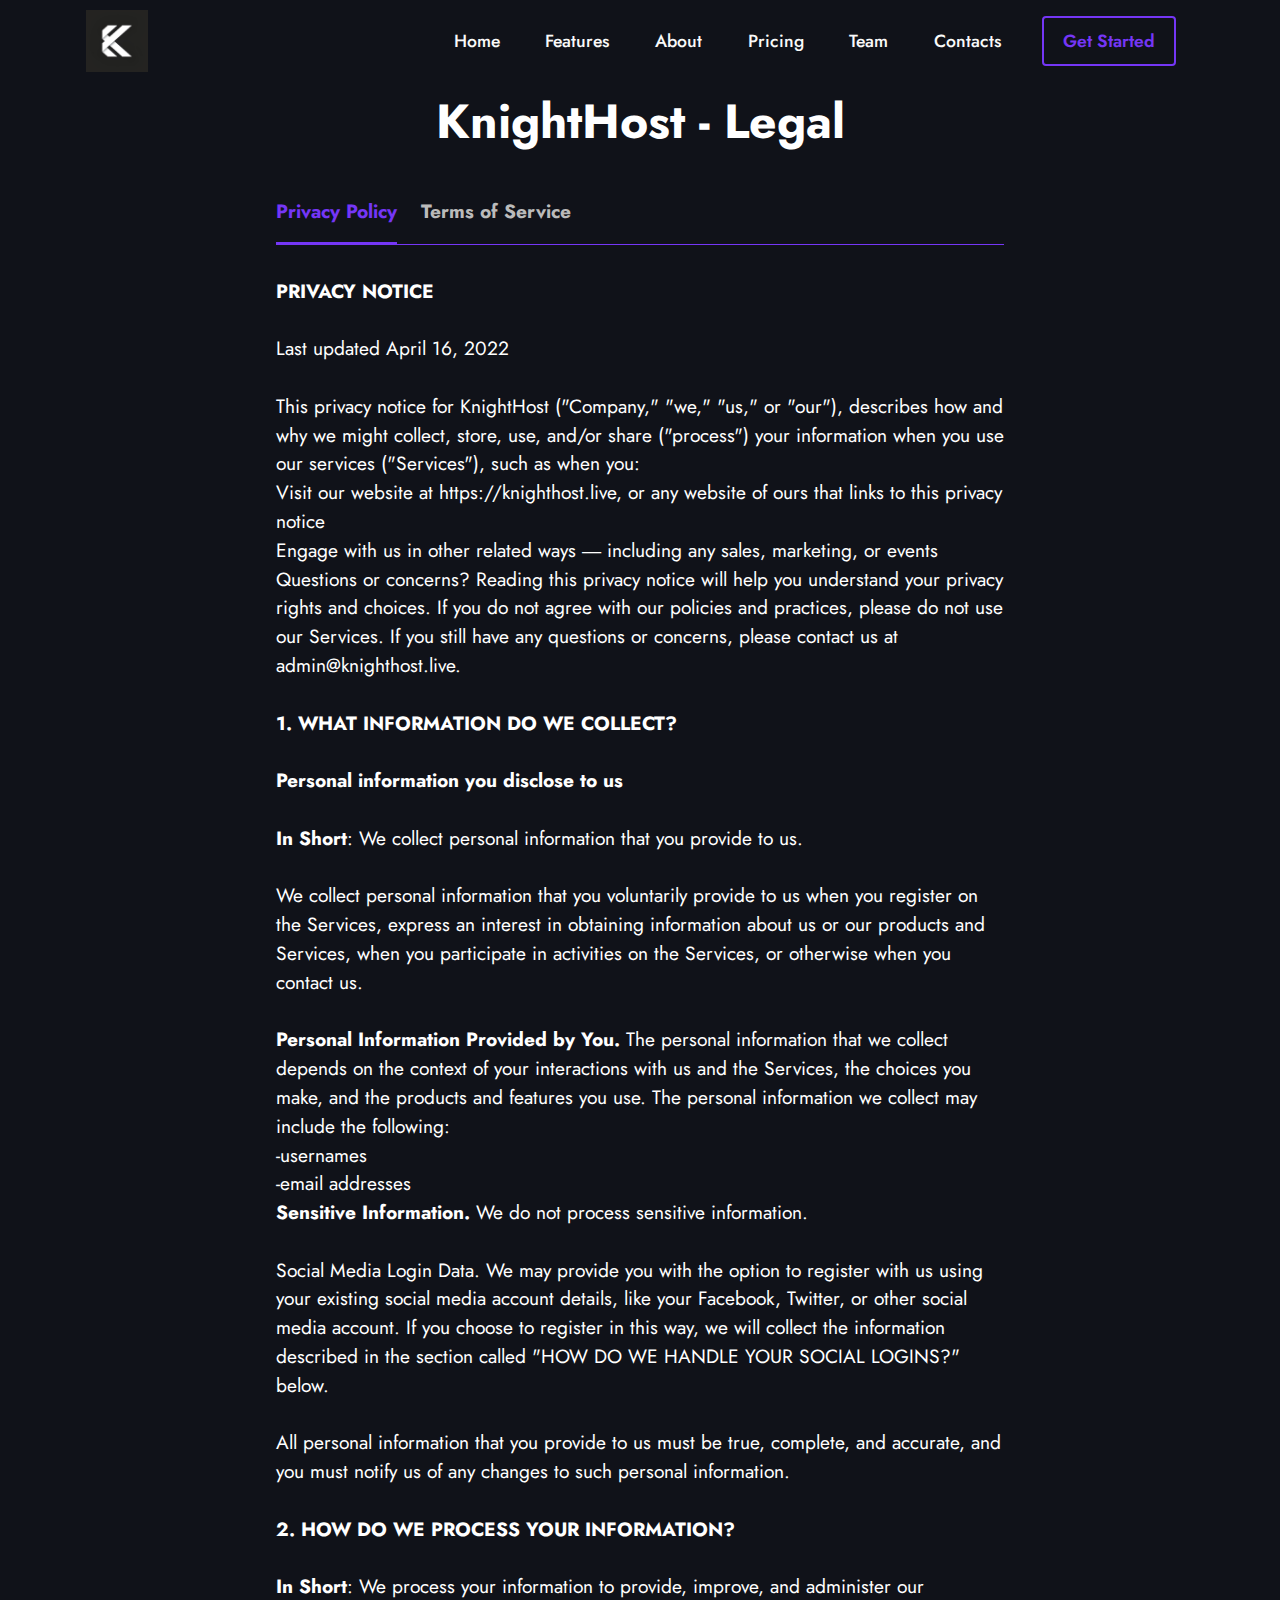
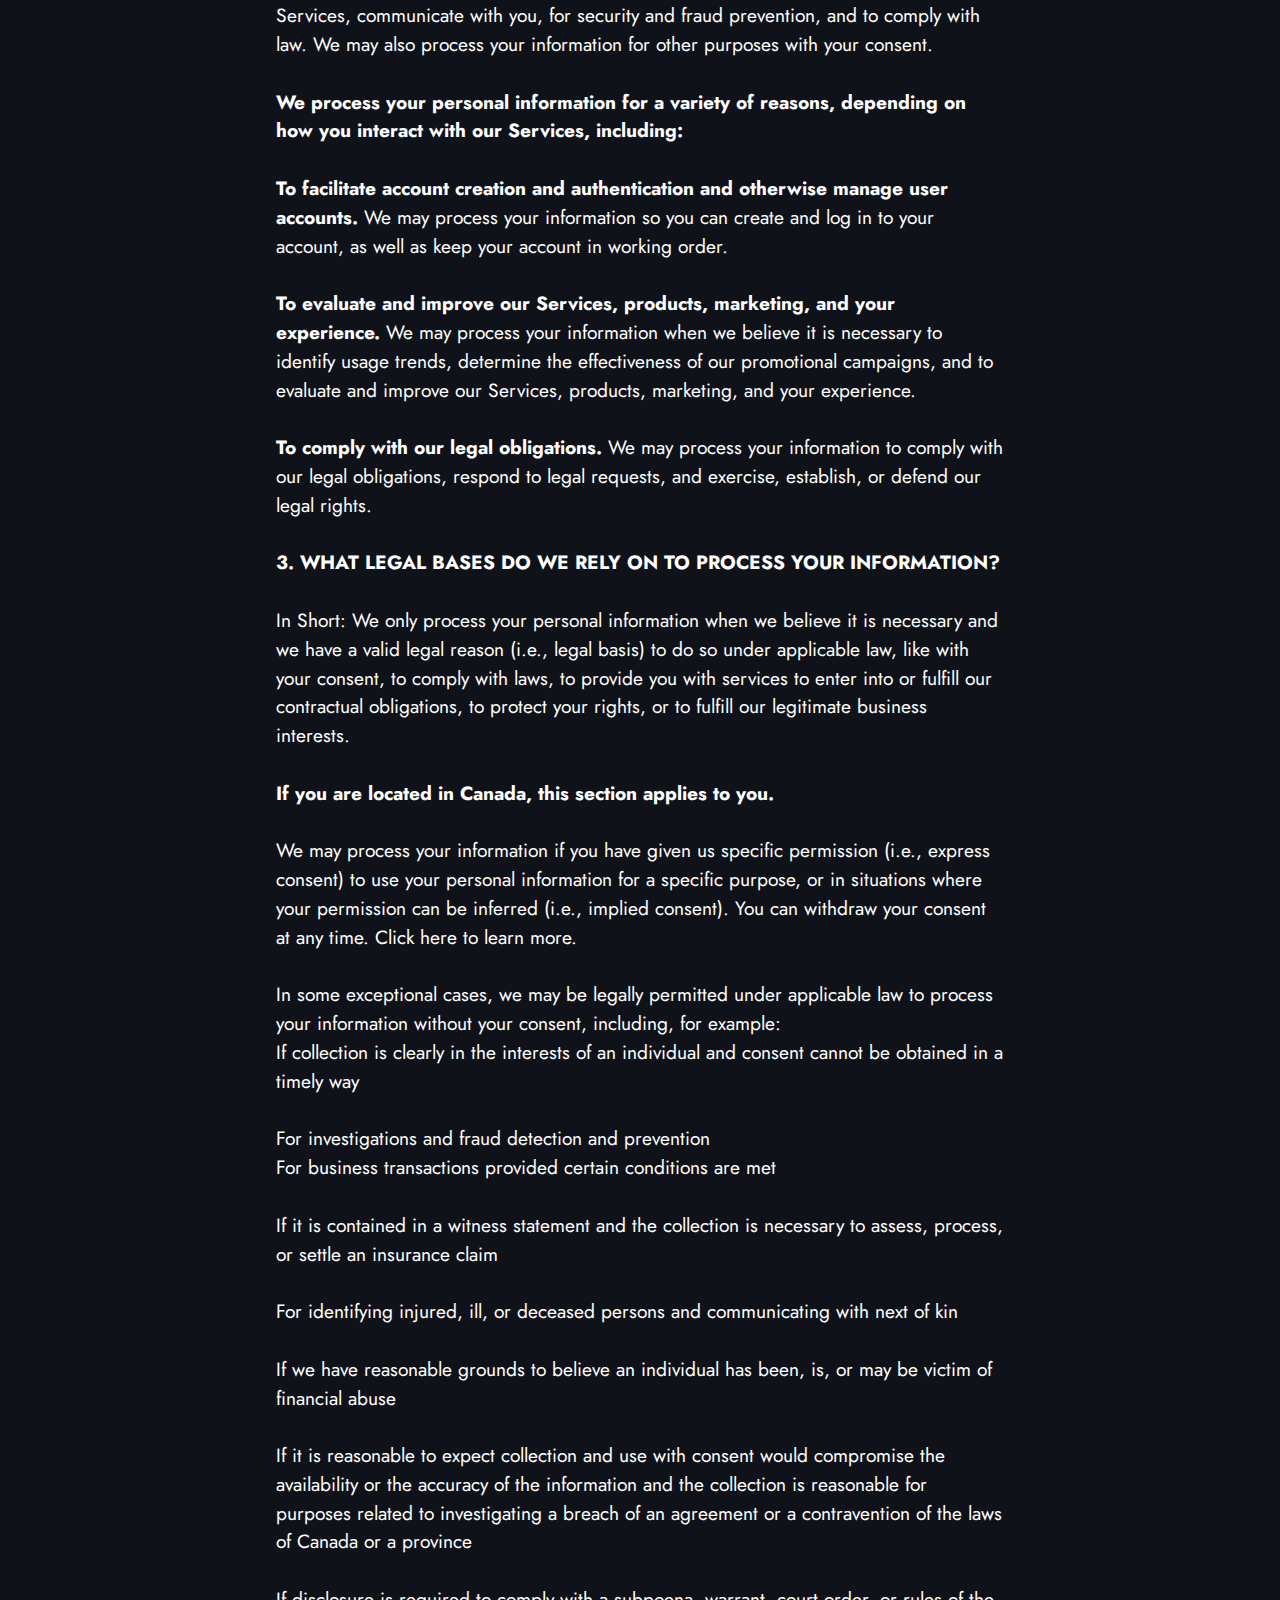
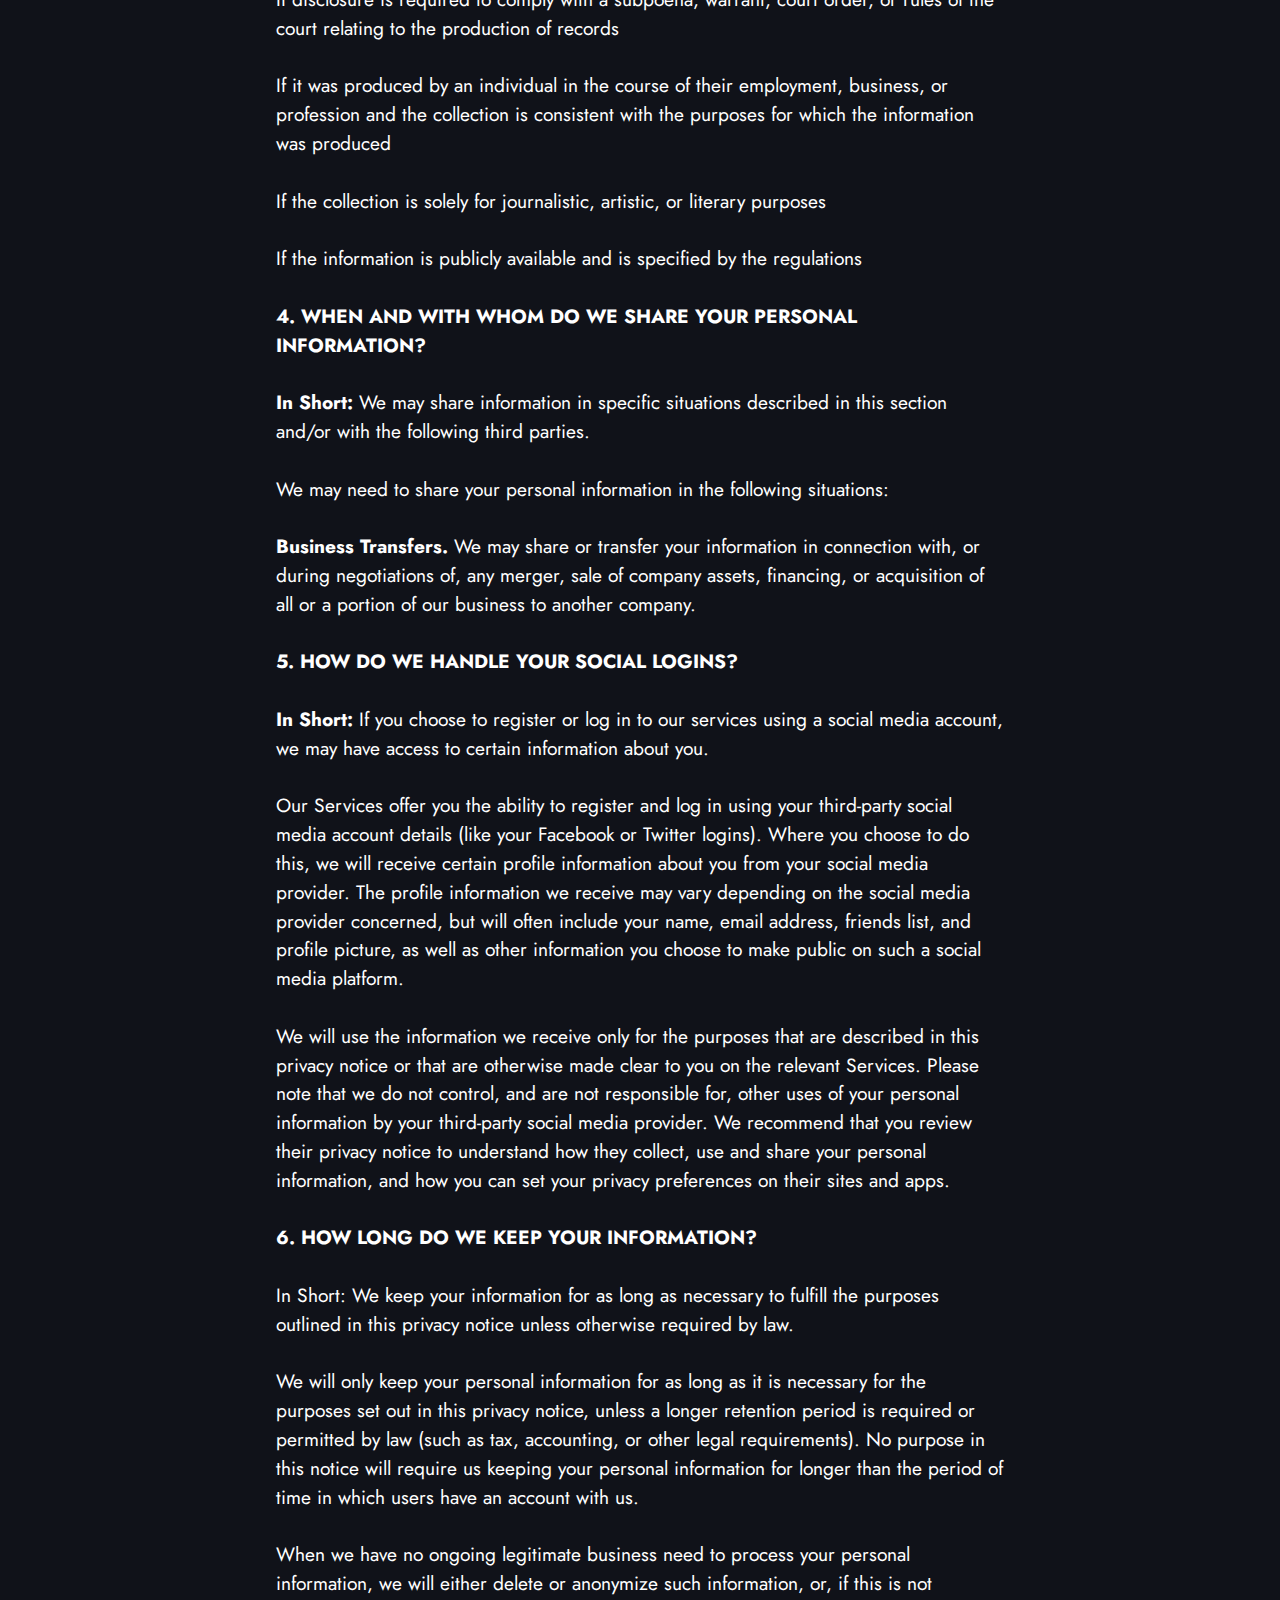
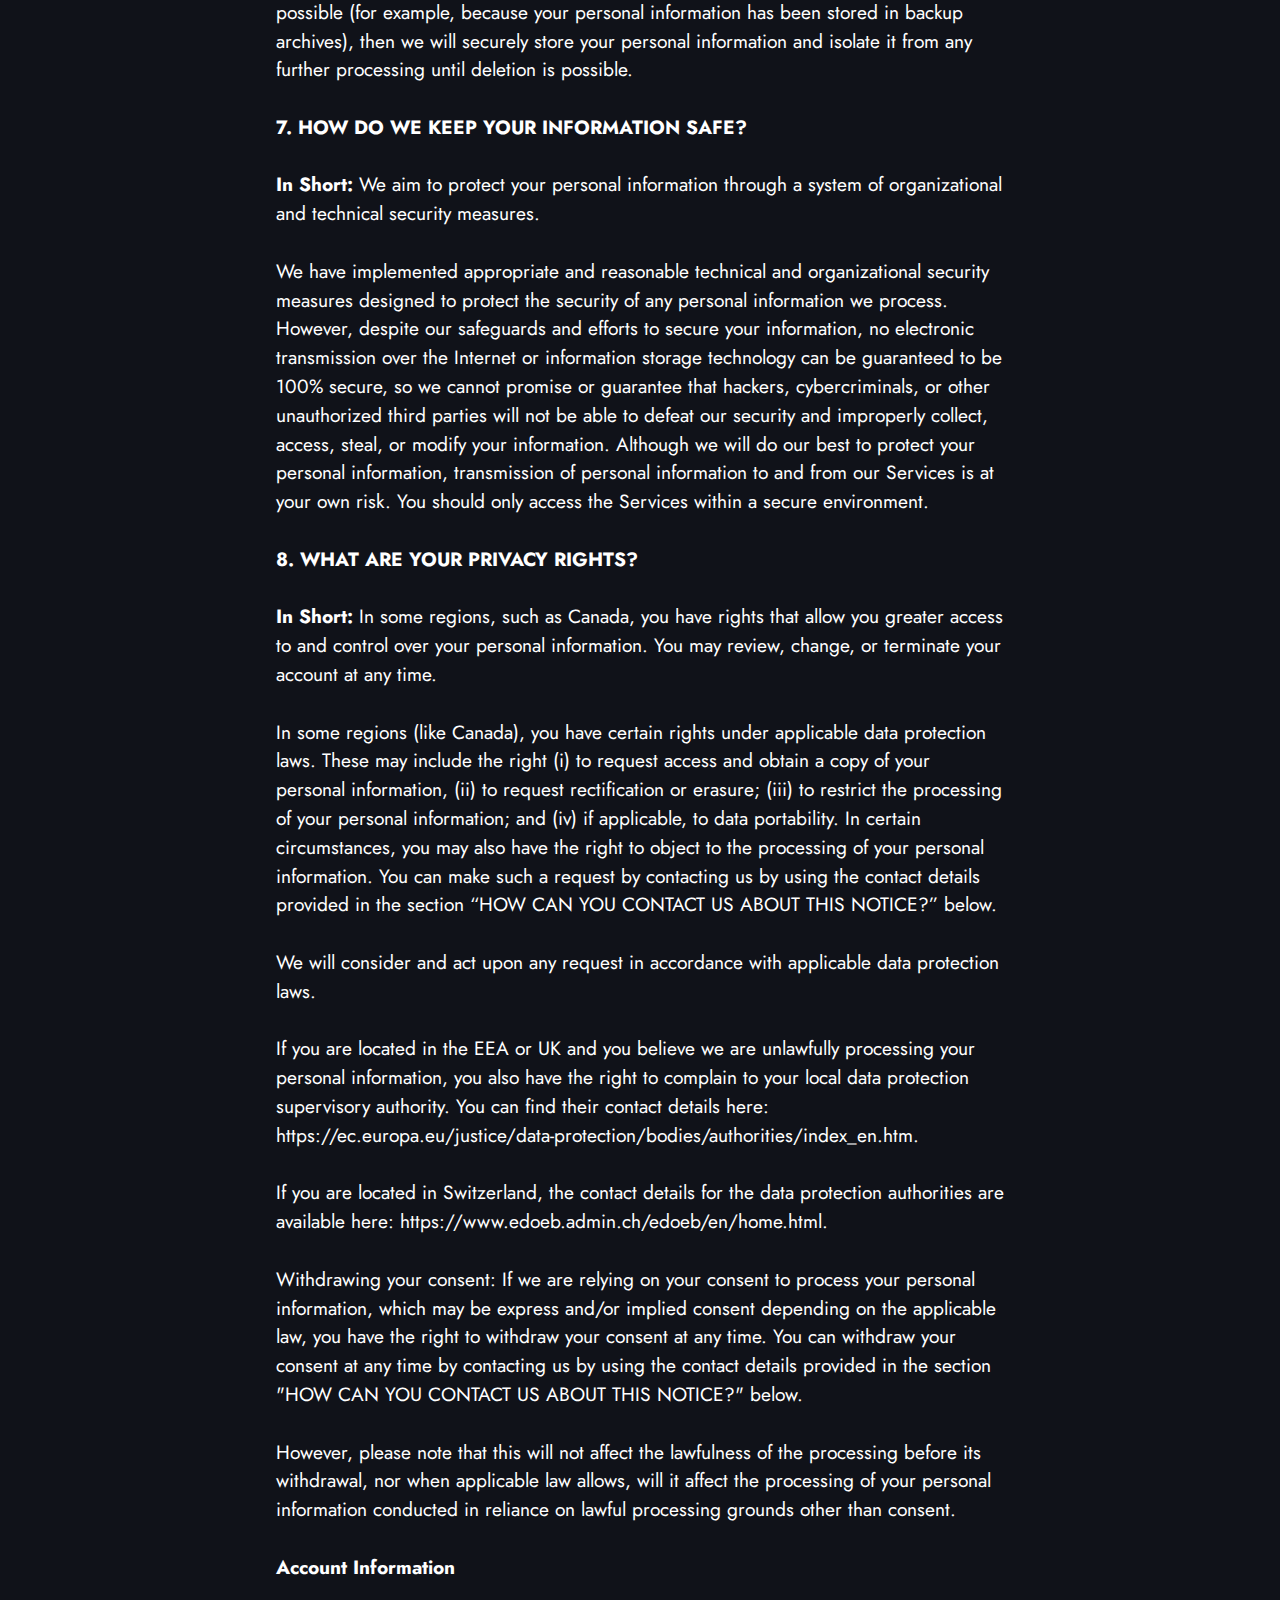
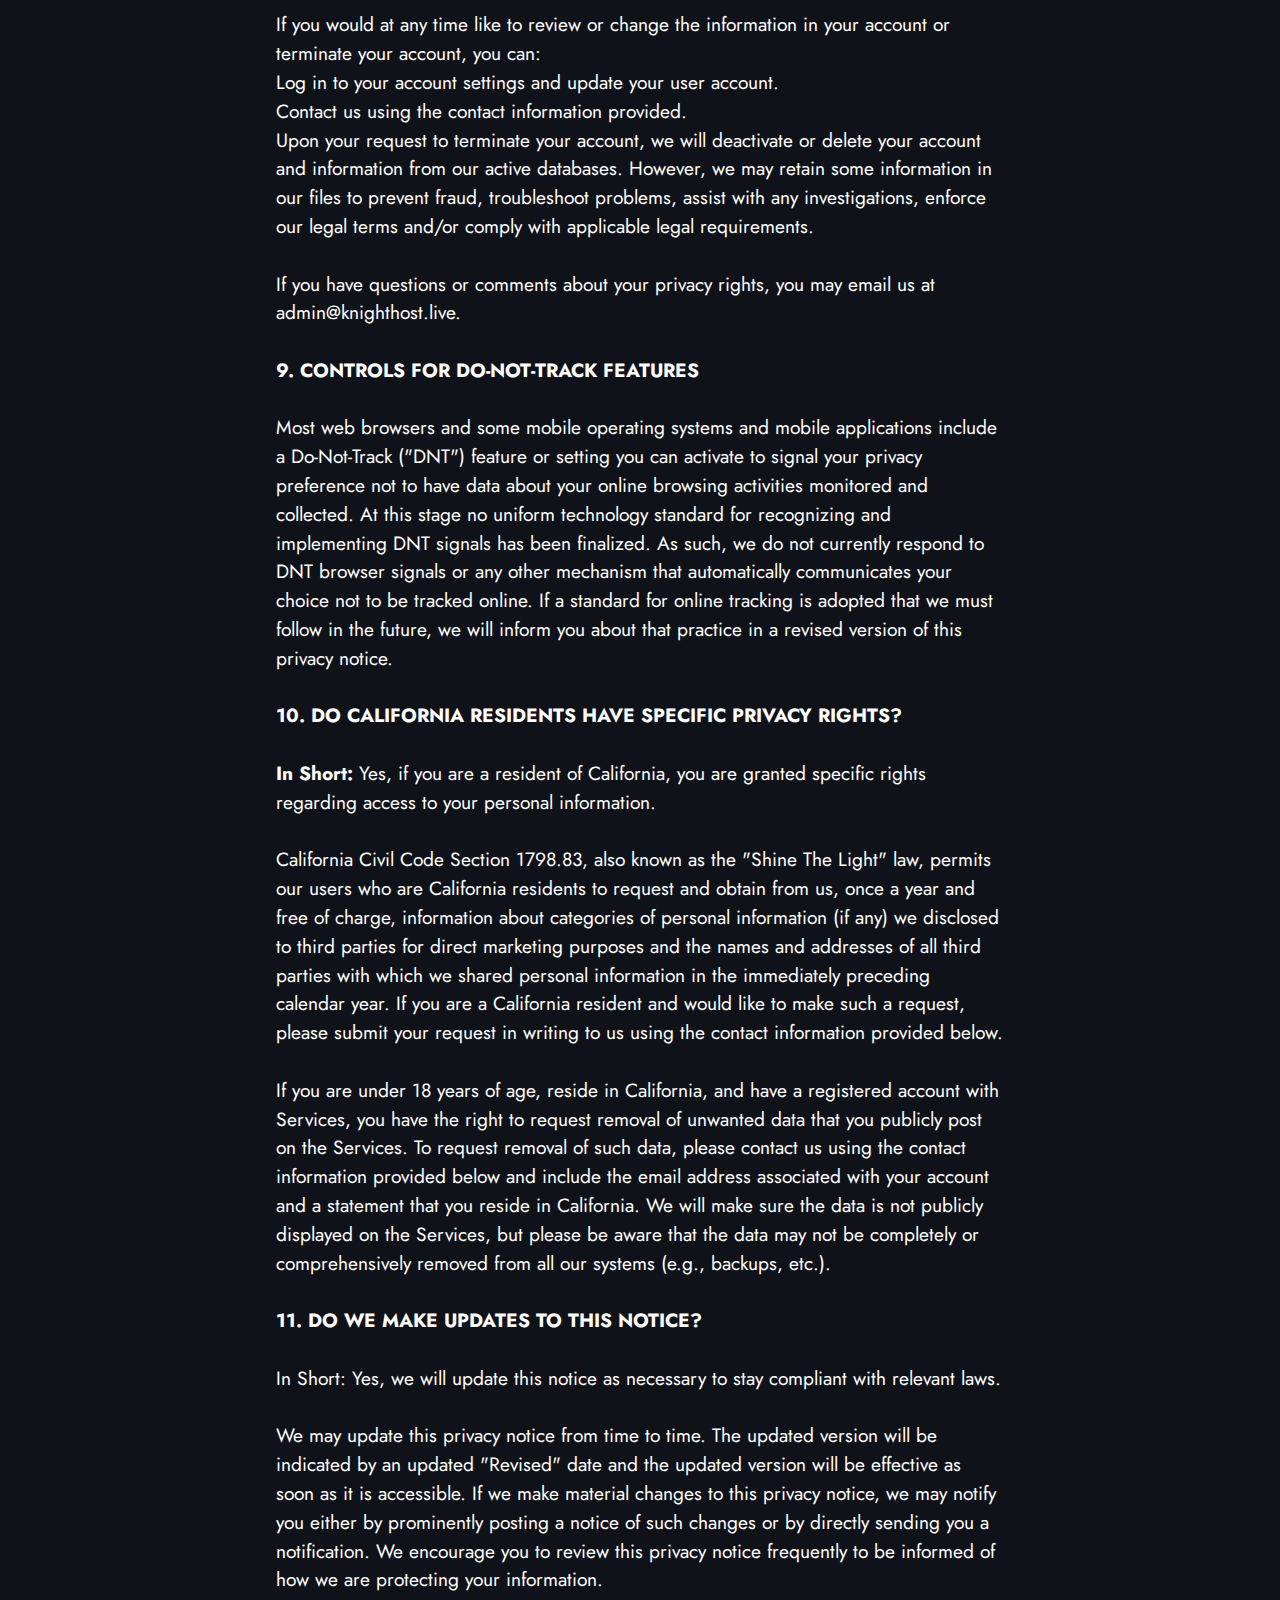
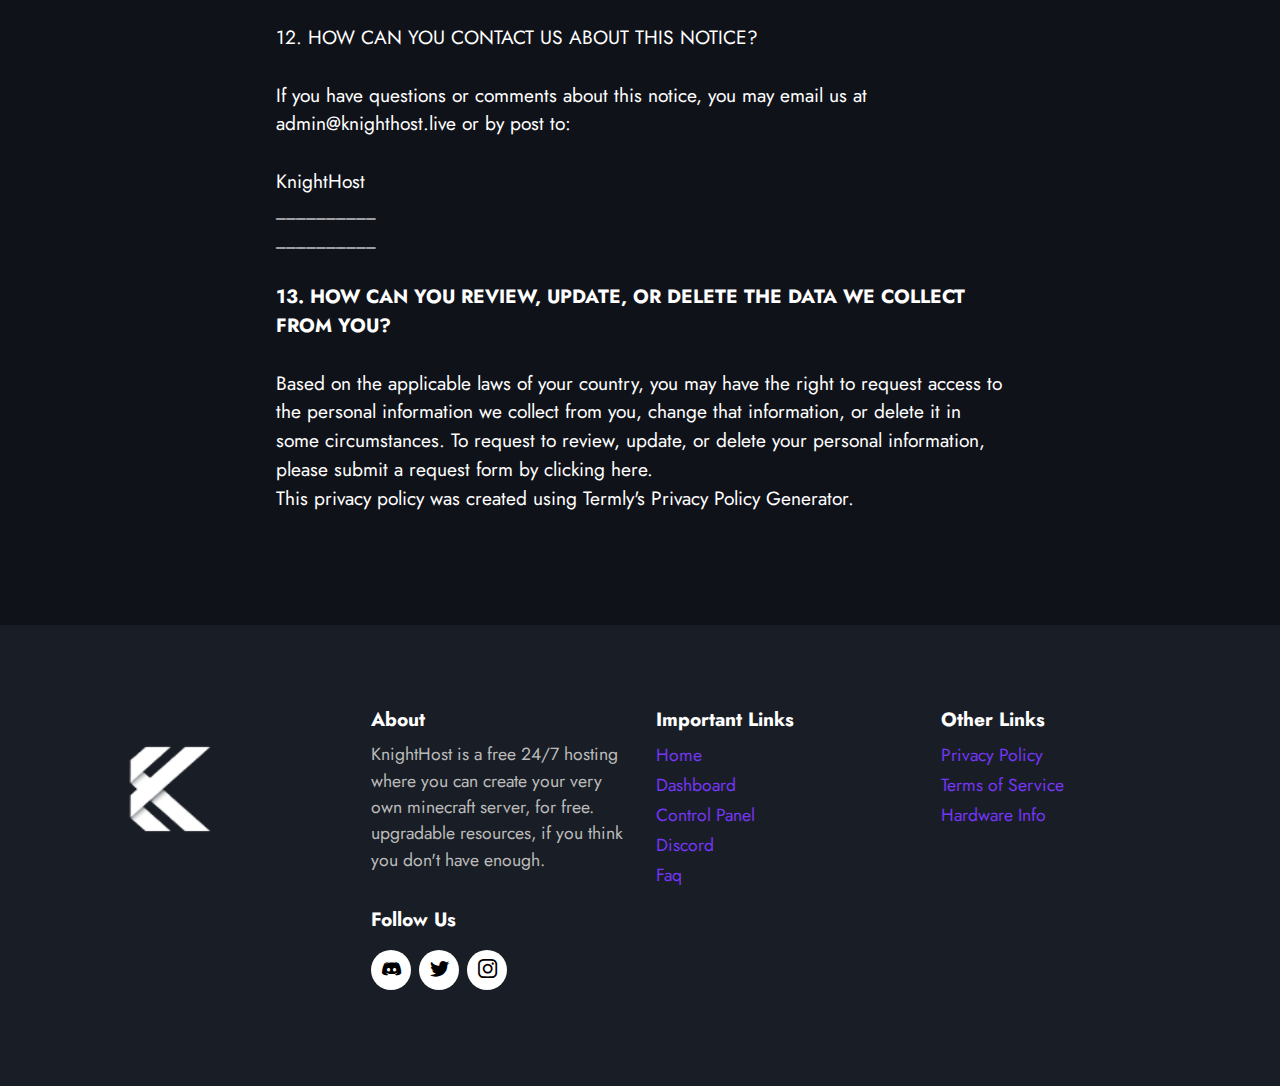
<file: legal.html>
<!DOCTYPE html>
<html  >
<head>
  <!-- Site made with Mobirise Website Builder v5.6.3, https://mobirise.com -->
  <meta charset="UTF-8">
  <meta http-equiv="X-UA-Compatible" content="IE=edge">
  <meta name="generator" content="Mobirise v5.6.3, mobirise.com">
  <meta name="viewport" content="width=device-width, initial-scale=1, minimum-scale=1">
  <link rel="shortcut icon" href="assets/images/untitled-design-removebg-preview-124x124.png" type="image/x-icon">
  <meta name="description" content="KnightHost legal documents page">
  
  
  <title>KnightHost - Legal</title>
  <link rel="stylesheet" href="assets/bootstrap/css/bootstrap.min.css">
  <link rel="stylesheet" href="assets/bootstrap/css/bootstrap-grid.min.css">
  <link rel="stylesheet" href="assets/bootstrap/css/bootstrap-reboot.min.css">
  <link rel="stylesheet" href="assets/dropdown/css/style.css">
  <link rel="stylesheet" href="assets/socicon/css/styles.css">
  <link rel="stylesheet" href="assets/theme/css/style.css">
  <link rel="preload" href="https://fonts.googleapis.com/css?family=Jost:100,200,300,400,500,600,700,800,900,100i,200i,300i,400i,500i,600i,700i,800i,900i&display=swap" as="style" onload="this.onload=null;this.rel='stylesheet'">
  <noscript><link rel="stylesheet" href="https://fonts.googleapis.com/css?family=Jost:100,200,300,400,500,600,700,800,900,100i,200i,300i,400i,500i,600i,700i,800i,900i&display=swap"></noscript>
  <link rel="preload" as="style" href="assets/mobirise/css/mbr-additional.css"><link rel="stylesheet" href="assets/mobirise/css/mbr-additional.css" type="text/css">
  <script async src="https://arc.io/widget.min.js#JeT4XW5K"></script>
  
  
  
</head>
<body>
  
  <section data-bs-version="5.1" class="menu menu2 cid-sFCw1qGFAI" once="menu" id="menu2-0">
    
    <nav class="navbar navbar-dropdown navbar-expand-lg">
        <div class="container">
            <div class="navbar-brand">
                <span class="navbar-logo">
                    <a href="https://knighthost.live">
                        <img src="assets/images/untitled-design-removebg-preview-124x124.png" alt="Mobirise Website Builder" style="height: 3.9rem;">
                    </a>
                </span>
                
            </div>
            <button class="navbar-toggler" type="button" data-toggle="collapse" data-bs-toggle="collapse" data-target="#navbarSupportedContent" data-bs-target="#navbarSupportedContent" aria-controls="navbarNavAltMarkup" aria-expanded="false" aria-label="Toggle navigation">
                <div class="hamburger">
                    <span></span>
                    <span></span>
                    <span></span>
                    <span></span>
                </div>
            </button>
            <div class="collapse navbar-collapse" id="navbarSupportedContent">
                <ul class="navbar-nav nav-dropdown" data-app-modern-menu="true"><li class="nav-item"><a class="nav-link link text-white text-primary display-4" href="index.html#top">Home</a></li><li class="nav-item"><a class="nav-link link text-white display-4" href="index.html#features1-1i">Features</a></li>
                    <li class="nav-item"><a class="nav-link link text-white display-4" href="index.html#header14-1j">About</a></li>
                    <li class="nav-item"><a class="nav-link link text-white display-4" href="index.html#content4-1q">Pricing</a>
                    </li><li class="nav-item"><a class="nav-link link text-white display-4" href="index.html#team1-1o">Team</a></li><li class="nav-item"><a class="nav-link link text-white display-4" href="index.html#contacts2-1r">Contacts</a></li></ul>
                
                <div class="navbar-buttons mbr-section-btn"><a class="btn btn-primary-outline display-4" href="https://portal.knighthost.live">
                        Get Started</a></div>
            </div>
        </div>
    </nav>
</section>

<section data-bs-version="5.1" class="tabs content18 cid-sZRtyrk5CG" id="tabs1-2">

    

    
    <div class="container">
        <div class="row justify-content-center">
            <div class="col-12 col-md-8">
                <h3 class="mbr-section-title mb-0 mbr-fonts-style display-2"><strong>KnightHost - Legal</strong></h3>
                
            </div>
        </div>
        <div class="row justify-content-center mt-4">
            <div class="col-12 col-md-8">
                <ul class="nav nav-tabs mb-4" role="tablist">
                    <li class="nav-item first mbr-fonts-style"><a class="nav-link mbr-fonts-style show active display-7" role="tab" data-toggle="tab" data-bs-toggle="tab" href="#tabs1-2_tab0" aria-selected="true"><strong>Privacy Policy</strong></a></li>
                    <li class="nav-item"><a class="nav-link mbr-fonts-style active display-7" role="tab" data-toggle="tab" data-bs-toggle="tab" href="#tabs1-2_tab1" aria-selected="true"><strong>Terms of Service</strong></a></li>
                    
                    
                    
                    
                </ul>
                <div class="tab-content">
                    <div id="tab1" class="tab-pane in active" role="tabpanel">
                        <div class="row">
                            <div class="col-md-12">
                                <p class="mbr-text mbr-fonts-style display-7"><strong>PRIVACY NOTICE
</strong><br>
<br>Last updated April 16, 2022
<br><br>This privacy notice for KnightHost ("Company," "we," "us," or "our"), describes how and why we might collect, store, use, and/or share ("process") your information when you use our services ("Services"), such as when you:
<br>Visit our website at https://knighthost.live, or any website of ours that links to this privacy notice
<br>Engage with us in other related ways ― including any sales, marketing, or events
<br>Questions or concerns? Reading this privacy notice will help you understand your privacy rights and choices. If you do not agree with our policies and practices, please do not use our Services. If you still have any questions or concerns, please contact us at admin@knighthost.live.&nbsp;<br><br><strong>1. WHAT INFORMATION DO WE COLLECT?
</strong><br>
<br><strong>Personal information you disclose to us</strong><br>
<br><strong>In Short</strong>: We collect personal information that you provide to us.
<br>
<br>We collect personal information that you voluntarily provide to us when you register on the Services, express an interest in obtaining information about us or our products and Services, when you participate in activities on the Services, or otherwise when you contact us.
<br>
<br><strong>Personal Information Provided by You.</strong> The personal information that we collect depends on the context of your interactions with us and the Services, the choices you make, and the products and features you use. The personal information we collect may include the following:
<br>-usernames
<br>-email addresses
<br><strong>Sensitive Information.</strong> We do not process sensitive information.
<br>
<br>Social Media Login Data. We may provide you with the option to register with us using your existing social media account details, like your Facebook, Twitter, or other social media account. If you choose to register in this way, we will collect the information described in the section called "HOW DO WE HANDLE YOUR SOCIAL LOGINS?" below.
<br>
<br>All personal information that you provide to us must be true, complete, and accurate, and you must notify us of any changes to such personal information.<br><br><strong>2. HOW DO WE PROCESS YOUR INFORMATION?
<br></strong>
<br><strong>In Short</strong>: We process your information to provide, improve, and administer our Services, communicate with you, for security and fraud prevention, and to comply with law. We may also process your information for other purposes with your consent.
<br>
<br><strong>We process your personal information for a variety of reasons, depending on how you interact with our Services, including:</strong><br><strong>
<br>To facilitate account creation and authentication and otherwise manage user accounts.</strong> We may process your information so you can create and log in to your account, as well as keep your account in working order.
<br><br><strong>To evaluate and improve our Services, products, marketing, and your experience.</strong> We may process your information when we believe it is necessary to identify usage trends, determine the effectiveness of our promotional campaigns, and to evaluate and improve our Services, products, marketing, and your experience.<br>
<br><strong>To comply with our legal obligations.</strong> We may process your information to comply with our legal obligations, respond to legal requests, and exercise, establish, or defend our legal rights.<br><br><strong>3. WHAT LEGAL BASES DO WE RELY ON TO PROCESS YOUR INFORMATION?
<br></strong>
<br>In Short: We only process your personal information when we believe it is necessary and we have a valid legal reason (i.e., legal basis) to do so under applicable law, like with your consent, to comply with laws, to provide you with services to enter into or fulfill our contractual obligations, to protect your rights, or to fulfill our legitimate business interests.
<br>
<br><strong>If you are located in Canada, this section applies to you.
</strong><br>
<br>We may process your information if you have given us specific permission (i.e., express consent) to use your personal information for a specific purpose, or in situations where your permission can be inferred (i.e., implied consent). You can withdraw your consent at any time. Click here to learn more.
<br>
<br>In some exceptional cases, we may be legally permitted under applicable law to process your information without your consent, including, for example:
<br>If collection is clearly in the interests of an individual and consent cannot be obtained in a timely way
<br><br>For investigations and fraud detection and prevention
<br>For business transactions provided certain conditions are met
<br><br>If it is contained in a witness statement and the collection is necessary to assess, process, or settle an insurance claim
<br><br>For identifying injured, ill, or deceased persons and communicating with next of kin
<br><br>If we have reasonable grounds to believe an individual has been, is, or may be victim of financial abuse
<br><br>If it is reasonable to expect collection and use with consent would compromise the availability or the accuracy of the information and the collection is reasonable for purposes related to investigating a breach of an agreement or a contravention of the laws of Canada or a province
<br><br>If disclosure is required to comply with a subpoena, warrant, court order, or rules of the court relating to the production of records
<br><br>If it was produced by an individual in the course of their employment, business, or profession and the collection is consistent with the purposes for which the information was produced
<br><br>If the collection is solely for journalistic, artistic, or literary purposes
<br><br>If the information is publicly available and is specified by the regulations<br><br><strong>4. WHEN AND WITH WHOM DO WE SHARE YOUR PERSONAL INFORMATION?
</strong><br>
<br><strong>In Short:</strong> We may share information in specific situations described in this section and/or with the following third parties.
<br>
<br>We may need to share your personal information in the following situations:<br>
<br><strong>Business Transfers.</strong> We may share or transfer your information in connection with, or during negotiations of, any merger, sale of company assets, financing, or acquisition of all or a portion of our business to another company.<br><br><strong>5. HOW DO WE HANDLE YOUR SOCIAL LOGINS?
</strong><br>
<br><strong>In Short:</strong> If you choose to register or log in to our services using a social media account, we may have access to certain information about you.
<br>
<br>Our Services offer you the ability to register and log in using your third-party social media account details (like your Facebook or Twitter logins). Where you choose to do this, we will receive certain profile information about you from your social media provider. The profile information we receive may vary depending on the social media provider concerned, but will often include your name, email address, friends list, and profile picture, as well as other information you choose to make public on such a social media platform.
<br>
<br>We will use the information we receive only for the purposes that are described in this privacy notice or that are otherwise made clear to you on the relevant Services. Please note that we do not control, and are not responsible for, other uses of your personal information by your third-party social media provider. We recommend that you review their privacy notice to understand how they collect, use and share your personal information, and how you can set your privacy preferences on their sites and apps.<br><br><strong>6. HOW LONG DO WE KEEP YOUR INFORMATION?
<br></strong>
<br>In Short: We keep your information for as long as necessary to fulfill the purposes outlined in this privacy notice unless otherwise required by law.
<br>
<br>We will only keep your personal information for as long as it is necessary for the purposes set out in this privacy notice, unless a longer retention period is required or permitted by law (such as tax, accounting, or other legal requirements). No purpose in this notice will require us keeping your personal information for longer than the period of time in which users have an account with us.
<br>
<br>When we have no ongoing legitimate business need to process your personal information, we will either delete or anonymize such information, or, if this is not possible (for example, because your personal information has been stored in backup archives), then we will securely store your personal information and isolate it from any further processing until deletion is possible.<br><br><strong>7. HOW DO WE KEEP YOUR INFORMATION SAFE?
</strong><br>
<br><strong>In Short:</strong> We aim to protect your personal information through a system of organizational and technical security measures.
<br>
<br>We have implemented appropriate and reasonable technical and organizational security measures designed to protect the security of any personal information we process. However, despite our safeguards and efforts to secure your information, no electronic transmission over the Internet or information storage technology can be guaranteed to be 100% secure, so we cannot promise or guarantee that hackers, cybercriminals, or other unauthorized third parties will not be able to defeat our security and improperly collect, access, steal, or modify your information. Although we will do our best to protect your personal information, transmission of personal information to and from our Services is at your own risk. You should only access the Services within a secure environment.<br><br><strong>8. WHAT ARE YOUR PRIVACY RIGHTS?
</strong><br>
<br><strong>In Short:</strong> In some regions, such as Canada, you have rights that allow you greater access to and control over your personal information. You may review, change, or terminate your account at any time.
<br>
<br>In some regions (like Canada), you have certain rights under applicable data protection laws. These may include the right (i) to request access and obtain a copy of your personal information, (ii) to request rectification or erasure; (iii) to restrict the processing of your personal information; and (iv) if applicable, to data portability. In certain circumstances, you may also have the right to object to the processing of your personal information. You can make such a request by contacting us by using the contact details provided in the section “HOW CAN YOU CONTACT US ABOUT THIS NOTICE?” below.
<br>
<br>We will consider and act upon any request in accordance with applicable data protection laws.
<br> 
<br>If you are located in the EEA or UK and you believe we are unlawfully processing your personal information, you also have the right to complain to your local data protection supervisory authority. You can find their contact details here: https://ec.europa.eu/justice/data-protection/bodies/authorities/index_en.htm.
<br>
<br>If you are located in Switzerland, the contact details for the data protection authorities are available here: https://www.edoeb.admin.ch/edoeb/en/home.html.
<br>
<br>Withdrawing your consent: If we are relying on your consent to process your personal information, which may be express and/or implied consent depending on the applicable law, you have the right to withdraw your consent at any time. You can withdraw your consent at any time by contacting us by using the contact details provided in the section "HOW CAN YOU CONTACT US ABOUT THIS NOTICE?" below.
<br>
<br>However, please note that this will not affect the lawfulness of the processing before its withdrawal, nor when applicable law allows, will it affect the processing of your personal information conducted in reliance on lawful processing grounds other than consent.<br><br><strong>Account Information
</strong><br>
<br>If you would at any time like to review or change the information in your account or terminate your account, you can:
<br>Log in to your account settings and update your user account.
<br>Contact us using the contact information provided.
<br>Upon your request to terminate your account, we will deactivate or delete your account and information from our active databases. However, we may retain some information in our files to prevent fraud, troubleshoot problems, assist with any investigations, enforce our legal terms and/or comply with applicable legal requirements.
<br>
<br>If you have questions or comments about your privacy rights, you may email us at admin@knighthost.live.<br><br><strong>9. CONTROLS FOR DO-NOT-TRACK FEATURES
</strong><br>
<br>Most web browsers and some mobile operating systems and mobile applications include a Do-Not-Track ("DNT") feature or setting you can activate to signal your privacy preference not to have data about your online browsing activities monitored and collected. At this stage no uniform technology standard for recognizing and implementing DNT signals has been finalized. As such, we do not currently respond to DNT browser signals or any other mechanism that automatically communicates your choice not to be tracked online. If a standard for online tracking is adopted that we must follow in the future, we will inform you about that practice in a revised version of this privacy notice.<br><br><strong>10. DO CALIFORNIA RESIDENTS HAVE SPECIFIC PRIVACY RIGHTS?
</strong><br>
<br><strong>In Short: </strong>Yes, if you are a resident of California, you are granted specific rights regarding access to your personal information.
<br>
<br>California Civil Code Section 1798.83, also known as the "Shine The Light" law, permits our users who are California residents to request and obtain from us, once a year and free of charge, information about categories of personal information (if any) we disclosed to third parties for direct marketing purposes and the names and addresses of all third parties with which we shared personal information in the immediately preceding calendar year. If you are a California resident and would like to make such a request, please submit your request in writing to us using the contact information provided below.
<br>
<br>If you are under 18 years of age, reside in California, and have a registered account with Services, you have the right to request removal of unwanted data that you publicly post on the Services. To request removal of such data, please contact us using the contact information provided below and include the email address associated with your account and a statement that you reside in California. We will make sure the data is not publicly displayed on the Services, but please be aware that the data may not be completely or comprehensively removed from all our systems (e.g., backups, etc.).<br><br><strong>11. DO WE MAKE UPDATES TO THIS NOTICE?
</strong><br>
<br>In Short: Yes, we will update this notice as necessary to stay compliant with relevant laws.
<br>
<br>We may update this privacy notice from time to time. The updated version will be indicated by an updated "Revised" date and the updated version will be effective as soon as it is accessible. If we make material changes to this privacy notice, we may notify you either by prominently posting a notice of such changes or by directly sending you a notification. We encourage you to review this privacy notice frequently to be informed of how we are protecting your information.
<br>
<br>12. HOW CAN YOU CONTACT US ABOUT THIS NOTICE?
<br>
<br>If you have questions or comments about this notice, you may email us at admin@knighthost.live or by post to:
<br>
<br>KnightHost
<br>__________
<br>__________
<br>
<br><strong>13. HOW CAN YOU REVIEW, UPDATE, OR DELETE THE DATA WE COLLECT FROM YOU?
<br></strong>
<br>Based on the applicable laws of your country, you may have the right to request access to the personal information we collect from you, change that information, or delete it in some circumstances. To request to review, update, or delete your personal information, please submit a request form by clicking here.
<br>This privacy policy was created using Termly's Privacy Policy Generator.<br>
                                </p>
                            </div>
                        </div>
                    </div>
                    <div id="tab2" class="tab-pane" role="tabpanel">
                        <div class="row">
                            <div class="col-md-12">
                                <p class="mbr-text mbr-fonts-style display-7"><strong>TERMS OF SERVICE
<br></strong>
<br>Last updated March 12, 2022&nbsp;<br><br><strong>1. AGREEMENT TO TERMS
</strong><br>
<br>These Terms of Use constitute a legally binding agreement made between you, whether personally or on behalf of an entity (“you”) and KnightHost ("<strong>Company</strong>," “<strong>we</strong>," “<strong>us</strong>," or “<strong>our</strong>”), concerning your access to and use of the https://knighthost.live website as well as any other media form, media channel, mobile website or mobile application related, linked, or otherwise connected thereto (collectively, the “Site”). You agree that by accessing the Site, you have read, understood, and agreed to be bound by all of these Terms of Use. IF YOU DO NOT AGREE WITH ALL OF THESE TERMS OF USE, THEN YOU ARE EXPRESSLY PROHIBITED FROM USING THE SITE AND YOU MUST DISCONTINUE USE IMMEDIATELY.
<br>
<br>Supplemental terms and conditions or documents that may be posted on the Site from time to time are hereby expressly incorporated herein by reference. We reserve the right, in our sole discretion, to make changes or modifications to these Terms of Use from time to time. We will alert you about any changes by updating the “Last updated” date of these Terms of Use, and you waive any right to receive specific notice of each such change. Please ensure that you check the applicable Terms every time you use our Site so that you understand which Terms apply. You will be subject to, and will be deemed to have been made aware of and to have accepted, the changes in any revised Terms of Use by your continued use of the Site after the date such revised Terms of Use are posted.
<br>
<br>The information provided on the Site is not intended for distribution to or use by any person or entity in any jurisdiction or country where such distribution or use would be contrary to law or regulation or which would subject us to any registration requirement within such jurisdiction or country. Accordingly, those persons who choose to access the Site from other locations do so on their own initiative and are solely responsible for compliance with local laws, if and to the extent local laws are applicable.
<br>
<br>The Site is not tailored to comply with industry-specific regulations (Health Insurance Portability and Accountability Act (HIPAA), Federal Information Security Management Act (FISMA), etc.), so if your interactions would be subjected to such laws, you may not use this Site. You may not use the Site in a way that would violate the Gramm-Leach-Bliley Act (GLBA).
<br>
<br>The Site is intended for users who are at least 13 years of age. All users who are minors in the jurisdiction in which they reside (generally under the age of 18) must have the permission of, and be directly supervised by, their parent or guardian to use the Site. If you are a minor, you must have your parent or guardian read and agree to these Terms of Use prior to you using the Site.
<br>
<br>
<br><strong>2. INTELLECTUAL PROPERTY RIGHTS
</strong><br>
<br>Unless otherwise indicated, the Site is our proprietary property and all source code, databases, functionality, software, website designs, audio, video, text, photographs, and graphics on the Site (collectively, the “Content”) and the trademarks, service marks, and logos contained therein (the “Marks”) are owned or controlled by us or licensed to us, and are protected by copyright and trademark laws and various other intellectual property rights and unfair competition laws of the United States, international copyright laws, and international conventions. The Content and the Marks are provided on the Site “AS IS” for your information and personal use only. Except as expressly provided in these Terms of Use, no part of the Site and no Content or Marks may be copied, reproduced, aggregated, republished, uploaded, posted, publicly displayed, encoded, translated, transmitted, distributed, sold, licensed, or otherwise exploited for any commercial purpose whatsoever, without our express prior written permission.
<br>
<br>Provided that you are eligible to use the Site, you are granted a limited license to access and use the Site and to download or print a copy of any portion of the Content to which you have properly gained access solely for your personal, non-commercial use. We reserve all rights not expressly granted to you in and to the Site, the Content and the Marks.
<br>
<br>
<br><strong>3. USER REPRESENTATIONS
</strong><br>
<br>By using the Site, you represent and warrant that: (1) all registration information you submit will be true, accurate, current, and complete; (2) you will maintain the accuracy of such information and promptly update such registration information as necessary; (3) you have the legal capacity and you agree to comply with these Terms of Use; (4) you are not under the age of 13; (5) you are not a minor in the jurisdiction in which you reside, or if a minor, you have received parental permission to use the Site; (6) you will not access the Site through automated or non-human means, whether through a bot, script, or otherwise; (7) you will not use the Site for any illegal or unauthorized purpose; and (8) your use of the Site will not violate any applicable law or regulation.
<br>
<br>If you provide any information that is untrue, inaccurate, not current, or incomplete, we have the right to suspend or terminate your account and refuse any and all current or future use of the Site (or any portion thereof).
<br>
<br>
<br><strong>4. USER REGISTRATION
</strong><br>  
<br>You may be required to register with the Site. You agree to keep your password confidential and will be responsible for all use of your account and password. We reserve the right to remove, reclaim, or change a username you select if we determine, in our sole discretion, that such username is inappropriate, obscene, or otherwise objectionable.
<br>
<br>
<br><strong>5. PROHIBITED ACTIVITIES
</strong><br>
<br>You may not access or use the Site for any purpose other than that for which we make the Site available. The Site may not be used in connection with any commercial endeavors except those that are specifically endorsed or approved by us.
<br>
<br>As a user of the Site, you agree not to:<br>
<br>Systematically retrieve data or other content from the Site to create or compile, directly or indirectly, a collection, compilation, database, or directory without written permission from us.
<br><br>Trick, defraud, or mislead us and other users, especially in any attempt to learn sensitive account information such as user passwords.
<br><br>Circumvent, disable, or otherwise interfere with security-related features of the Site, including features that prevent or restrict the use or copying of any Content or enforce limitations on the use of the Site and/or the Content contained therein.
<br><br>Disparage, tarnish, or otherwise harm, in our opinion, us and/or the Site.
<br>Use any information obtained from the Site in order to harass, abuse, or harm another person.
<br><br>Make improper use of our support services or submit false reports of abuse or misconduct.
<br><br>Use the Site in a manner inconsistent with any applicable laws or regulations.
<br><br>Engage in unauthorized framing of or linking to the Site.
<br><br>Upload or transmit (or attempt to upload or to transmit) viruses, Trojan horses, or other material, including excessive use of capital letters and spamming (continuous posting of repetitive text), that interferes with any party’s uninterrupted use and enjoyment of the Site or modifies, impairs, disrupts, alters, or interferes with the use, features, functions, operation, or maintenance of the Site.
<br><br>Engage in any automated use of the system, such as using scripts to send comments or messages, or using any data mining, robots, or similar data gathering and extraction tools.
<br><br>Delete the copyright or other proprietary rights notice from any Content.
<br><br>Attempt to impersonate another user or person or use the username of another user.
<br><br>Upload or transmit (or attempt to upload or to transmit) any material that acts as a passive or active information collection or transmission mechanism, including without limitation, clear graphics interchange formats (“gifs”), 1×1 pixels, web bugs, cookies, or other similar devices (sometimes referred to as “spyware” or “passive collection mechanisms” or “pcms”).
<br><br>Interfere with, disrupt, or create an undue burden on the Site or the networks or services connected to the Site.
<br><br>Harass, annoy, intimidate, or threaten any of our employees or agents engaged in providing any portion of the Site to you.
<br><br>Attempt to bypass any measures of the Site designed to prevent or restrict access to the Site, or any portion of the Site.
<br><br>Copy or adapt the Site’s software, including but not limited to Flash, PHP, HTML, JavaScript, or other code.
<br><br>Except as permitted by applicable law, decipher, decompile, disassemble, or reverse engineer any of the software comprising or in any way making up a part of the Site.
<br><br>Except as may be the result of standard search engine or Internet browser usage, use, launch, develop, or distribute any automated system, including without limitation, any spider, robot, cheat utility, scraper, or offline reader that accesses the Site, or using or launching any unauthorized script or other software.
<br><br>Use a buying agent or purchasing agent to make purchases on the Site.
<br><br>Make any unauthorized use of the Site, including collecting usernames and/or email addresses of users by electronic or other means for the purpose of sending unsolicited email, or creating user accounts by automated means or under false pretenses.
<br><br>Use the Site as part of any effort to compete with us or otherwise use the Site and/or the Content for any revenue-generating endeavor or commercial enterprise.
<br><br>Use the Site to advertise or offer to sell goods and services.
<br><br>Sell or otherwise transfer your profile.
<br>
<br>
<br><strong>6. USER GENERATED CONTRIBUTIONS
</strong><br>
<br>The Site does not offer users to submit or post content. We may provide you with the opportunity to create, submit, post, display, transmit, perform, publish, distribute, or broadcast content and materials to us or on the Site, including but not limited to text, writings, video, audio, photographs, graphics, comments, suggestions, or personal information or other material (collectively, "Contributions"). Contributions may be viewable by other users of the Site and through third-party websites. As such, any Contributions you transmit may be treated in accordance with the Site Privacy Policy. When you create or make available any Contributions, you thereby represent and warrant that:
<br>The creation, distribution, transmission, public display, or performance, and the accessing, downloading, or copying of your Contributions do not and will not infringe the proprietary rights, including but not limited to the copyright, patent, trademark, trade secret, or moral rights of any third party.
<br>You are the creator and owner of or have the necessary licenses, rights, consents, releases, and permissions to use and to authorize us, the Site, and other users of the Site to use your Contributions in any manner contemplated by the Site and these Terms of Use.
<br>You have the written consent, release, and/or permission of each and every identifiable individual person in your Contributions to use the name or likeness of each and every such identifiable individual person to enable inclusion and use of your Contributions in any manner contemplated by the Site and these Terms of Use.
<br>Your Contributions are not false, inaccurate, or misleading.
<br>Your Contributions are not unsolicited or unauthorized advertising, promotional materials, pyramid schemes, chain letters, spam, mass mailings, or other forms of solicitation.
<br>Your Contributions are not obscene, lewd, lascivious, filthy, violent, harassing, libelous, slanderous, or otherwise objectionable (as determined by us).
<br>Your Contributions do not ridicule, mock, disparage, intimidate, or abuse anyone.
<br>Your Contributions are not used to harass or threaten (in the legal sense of those terms) any other person and to promote violence against a specific person or class of people.
<br>Your Contributions do not violate any applicable law, regulation, or rule.
<br>Your Contributions do not violate the privacy or publicity rights of any third party.
<br>Your Contributions do not violate any applicable law concerning child pornography, or otherwise intended to protect the health or well-being of minors.
<br>Your Contributions do not include any offensive comments that are connected to race, national origin, gender, sexual preference, or physical handicap.
<br>Your Contributions do not otherwise violate, or link to material that violates, any provision of these Terms of Use, or any applicable law or regulation.
<br>Any use of the Site in violation of the foregoing violates these Terms of Use and may result in, among other things, termination or suspension of your rights to use the Site.
<br>
<br>
<br><strong>7. CONTRIBUTION LICENSE
</strong><br>
<br>You and the Site agree that we may access, store, process, and use any information and personal data that you provide following the terms of the Privacy Policy and your choices (including settings).
<br>
<br>By submitting suggestions or other feedback regarding the Site, you agree that we can use and share such feedback for any purpose without compensation to you.
<br>
<br>We do not assert any ownership over your Contributions. You retain full ownership of all of your Contributions and any intellectual property rights or other proprietary rights associated with your Contributions. We are not liable for any statements or representations in your Contributions provided by you in any area on the Site. You are solely responsible for your Contributions to the Site and you expressly agree to exonerate us from any and all responsibility and to refrain from any legal action against us regarding your Contributions.
<br>
<br>
<br><strong>8. SOCIAL MEDIA
</strong><br>
<br>As part of the functionality of the Site, you may link your account with online accounts you have with third-party service providers (each such account, a “Third-Party Account”) by either: (1) providing your Third-Party Account login information through the Site; or (2) allowing us to access your Third-Party Account, as is permitted under the applicable terms and conditions that govern your use of each Third-Party Account. You represent and warrant that you are entitled to disclose your Third-Party Account login information to us and/or grant us access to your Third-Party Account, without breach by you of any of the terms and conditions that govern your use of the applicable Third-Party Account, and without obligating us to pay any fees or making us subject to any usage limitations imposed by the third-party service provider of the Third-Party Account. By granting us access to any Third-Party Accounts, you understand that (1) we may access, make available, and store (if applicable) any content that you have provided to and stored in your Third-Party Account (the “Social Network Content”) so that it is available on and through the Site via your account, including without limitation any friend lists and (2) we may submit to and receive from your Third-Party Account additional information to the extent you are notified when you link your account with the Third-Party Account. Depending on the Third-Party Accounts you choose and subject to the privacy settings that you have set in such Third-Party Accounts, personally identifiable information that you post to your Third-Party Accounts may be available on and through your account on the Site. Please note that if a Third-Party Account or associated service becomes unavailable or our access to such Third Party Account is terminated by the third-party service provider, then Social Network Content may no longer be available on and through the Site. You will have the ability to disable the connection between your account on the Site and your Third-Party Accounts at any time. PLEASE NOTE THAT YOUR RELATIONSHIP WITH THE THIRD-PARTY SERVICE PROVIDERS ASSOCIATED WITH YOUR THIRD-PARTY ACCOUNTS IS GOVERNED SOLELY BY YOUR AGREEMENT(S) WITH SUCH THIRD-PARTY SERVICE PROVIDERS. We make no effort to review any Social Network Content for any purpose, including but not limited to, for accuracy, legality, or non-infringement, and we are not responsible for any Social Network Content. You acknowledge and agree that we may access your email address book associated with a Third-Party Account and your contacts list stored on your mobile device or tablet computer solely for purposes of identifying and informing you of those contacts who have also registered to use the Site. You can deactivate the connection between the Site and your Third-Party Account by contacting us using the contact information below or through your account settings (if applicable). We will attempt to delete any information stored on our servers that was obtained through such Third-Party Account, except the username and profile picture that become associated with your account.
<br>
<br>
<br><strong>9. SUBMISSIONS
</strong><br>
<br>You acknowledge and agree that any questions, comments, suggestions, ideas, feedback, or other information regarding the Site ("Submissions") provided by you to us are non-confidential and shall become our sole property. We shall own exclusive rights, including all intellectual property rights, and shall be entitled to the unrestricted use and dissemination of these Submissions for any lawful purpose, commercial or otherwise, without acknowledgment or compensation to you. You hereby waive all moral rights to any such Submissions, and you hereby warrant that any such Submissions are original with you or that you have the right to submit such Submissions. You agree there shall be no recourse against us for any alleged or actual infringement or misappropriation of any proprietary right in your Submissions.
<br>
<br>
<br><strong>10. SITE MANAGEMENT
</strong><br>
<br>We reserve the right, but not the obligation, to: (1) monitor the Site for violations of these Terms of Use; (2) take appropriate legal action against anyone who, in our sole discretion, violates the law or these Terms of Use, including without limitation, reporting such user to law enforcement authorities; (3) in our sole discretion and without limitation, refuse, restrict access to, limit the availability of, or disable (to the extent technologically feasible) any of your Contributions or any portion thereof; (4) in our sole discretion and without limitation, notice, or liability, to remove from the Site or otherwise disable all files and content that are excessive in size or are in any way burdensome to our systems; and (5) otherwise manage the Site in a manner designed to protect our rights and property and to facilitate the proper functioning of the Site.
<br>
<br>
<br><strong>11. PRIVACY POLICY
</strong><br>
<br>We care about data privacy and security. Please review our Privacy Policy: https://knighthost.live/legal.html. By using the Site, you agree to be bound by our Privacy Policy, which is incorporated into these Terms of Use. Please be advised the Site is hosted in the United States. If you access the Site from any other region of the world with laws or other requirements governing personal data collection, use, or disclosure that differ from applicable laws in the United States, then through your continued use of the Site, you are transferring your data to the United States, and you agree to have your data transferred to and processed in the United States. Further, we do not knowingly accept, request, or solicit information from children or knowingly market to children. Therefore, in accordance with the U.S. Children’s Online Privacy Protection Act, if we receive actual knowledge that anyone under the age of 13 has provided personal information to us without the requisite and verifiable parental consent, we will delete that information from the Site as quickly as is reasonably practical.
<br>
<br>
<br><strong>12. TERM AND TERMINATION
</strong><br>
<br>These Terms of Use shall remain in full force and effect while you use the Site. WITHOUT LIMITING ANY OTHER PROVISION OF THESE TERMS OF USE, WE RESERVE THE RIGHT TO, IN OUR SOLE DISCRETION AND WITHOUT NOTICE OR LIABILITY, DENY ACCESS TO AND USE OF THE SITE (INCLUDING BLOCKING CERTAIN IP ADDRESSES), TO ANY PERSON FOR ANY REASON OR FOR NO REASON, INCLUDING WITHOUT LIMITATION FOR BREACH OF ANY REPRESENTATION, WARRANTY, OR COVENANT CONTAINED IN THESE TERMS OF USE OR OF ANY APPLICABLE LAW OR REGULATION. WE MAY TERMINATE YOUR USE OR PARTICIPATION IN THE SITE OR DELETE YOUR ACCOUNT AND ANY CONTENT OR INFORMATION THAT YOU POSTED AT ANY TIME, WITHOUT WARNING, IN OUR SOLE DISCRETION.
<br>
<br>If we terminate or suspend your account for any reason, you are prohibited from registering and creating a new account under your name, a fake or borrowed name, or the name of any third party, even if you may be acting on behalf of the third party. In addition to terminating or suspending your account, we reserve the right to take appropriate legal action, including without limitation pursuing civil, criminal, and injunctive redress.
<br>
<br>
<br><strong>13. MODIFICATIONS AND INTERRUPTIONS
</strong><br>
<br>We reserve the right to change, modify, or remove the contents of the Site at any time or for any reason at our sole discretion without notice. However, we have no obligation to update any information on our Site. We also reserve the right to modify or discontinue all or part of the Site without notice at any time. We will not be liable to you or any third party for any modification, price change, suspension, or discontinuance of the Site.
<br>
<br>We cannot guarantee the Site will be available at all times. We may experience hardware, software, or other problems or need to perform maintenance related to the Site, resulting in interruptions, delays, or errors. We reserve the right to change, revise, update, suspend, discontinue, or otherwise modify the Site at any time or for any reason without notice to you. You agree that we have no liability whatsoever for any loss, damage, or inconvenience caused by your inability to access or use the Site during any downtime or discontinuance of the Site. Nothing in these Terms of Use will be construed to obligate us to maintain and support the Site or to supply any corrections, updates, or releases in connection therewith.
<br>
<br>
<br><strong>14. GOVERNING LAW 
</strong><br>
<br>These conditions are governed by and interpreted following the laws of the Netherlands, and the use of the United Nations Convention of Contracts for the International Sale of Goods is expressly excluded. If your habitual residence is in the EU, and you are a consumer, you additionally possess the protection provided to you by obligatory provisions of the law of your country of residence. KnightHost and yourself both agree to submit to the non-exclusive jurisdiction of the courts of Amsterdam, which means that you may make a claim to defend your consumer protection rights in regards to these Conditions of Use in the Netherlands, or in the EU country in which you reside.
<br>
<br>
<br><strong>15. DISPUTE RESOLUTION
</strong><br>
<br>The European Commission provides an online dispute resolution platform, which you can access here: https://ec.europa.eu/consumers/odr. If you would like to bring this subject to our attention, please contact us.
<br>
<br>
<br><strong>16. CORRECTIONS
</strong><br>
<br>There may be information on the Site that contains typographical errors, inaccuracies, or omissions, including descriptions, pricing, availability, and various other information. We reserve the right to correct any errors, inaccuracies, or omissions and to change or update the information on the Site at any time, without prior notice.
<br>
<br>
<br><strong>17. DISCLAIMER
</strong><br>
<br>THE SITE IS PROVIDED ON AN AS-IS AND AS-AVAILABLE BASIS. YOU AGREE THAT YOUR USE OF THE SITE AND OUR SERVICES WILL BE AT YOUR SOLE RISK. TO THE FULLEST EXTENT PERMITTED BY LAW, WE DISCLAIM ALL WARRANTIES, EXPRESS OR IMPLIED, IN CONNECTION WITH THE SITE AND YOUR USE THEREOF, INCLUDING, WITHOUT LIMITATION, THE IMPLIED WARRANTIES OF MERCHANTABILITY, FITNESS FOR A PARTICULAR PURPOSE, AND NON-INFRINGEMENT. WE MAKE NO WARRANTIES OR REPRESENTATIONS ABOUT THE ACCURACY OR COMPLETENESS OF THE SITE’S CONTENT OR THE CONTENT OF ANY WEBSITES LINKED TO THE SITE AND WE WILL ASSUME NO LIABILITY OR RESPONSIBILITY FOR ANY (1) ERRORS, MISTAKES, OR INACCURACIES OF CONTENT AND MATERIALS, (2) PERSONAL INJURY OR PROPERTY DAMAGE, OF ANY NATURE WHATSOEVER, RESULTING FROM YOUR ACCESS TO AND USE OF THE SITE, (3) ANY UNAUTHORIZED ACCESS TO OR USE OF OUR SECURE SERVERS AND/OR ANY AND ALL PERSONAL INFORMATION AND/OR FINANCIAL INFORMATION STORED THEREIN, (4) ANY INTERRUPTION OR CESSATION OF TRANSMISSION TO OR FROM THE SITE, (5) ANY BUGS, VIRUSES, TROJAN HORSES, OR THE LIKE WHICH MAY BE TRANSMITTED TO OR THROUGH THE SITE BY ANY THIRD PARTY, AND/OR (6) ANY ERRORS OR OMISSIONS IN ANY CONTENT AND MATERIALS OR FOR ANY LOSS OR DAMAGE OF ANY KIND INCURRED AS A RESULT OF THE USE OF ANY CONTENT POSTED, TRANSMITTED, OR OTHERWISE MADE AVAILABLE VIA THE SITE. WE DO NOT WARRANT, ENDORSE, GUARANTEE, OR ASSUME RESPONSIBILITY FOR ANY PRODUCT OR SERVICE ADVERTISED OR OFFERED BY A THIRD PARTY THROUGH THE SITE, ANY HYPERLINKED WEBSITE, OR ANY WEBSITE OR MOBILE APPLICATION FEATURED IN ANY BANNER OR OTHER ADVERTISING, AND WE WILL NOT BE A PARTY TO OR IN ANY WAY BE RESPONSIBLE FOR MONITORING ANY TRANSACTION BETWEEN YOU AND ANY THIRD-PARTY PROVIDERS OF PRODUCTS OR SERVICES. AS WITH THE PURCHASE OF A PRODUCT OR SERVICE THROUGH ANY MEDIUM OR IN ANY ENVIRONMENT, YOU SHOULD USE YOUR BEST JUDGMENT AND EXERCISE CAUTION WHERE APPROPRIATE.
<br>
<br>
<br><strong>18. LIMITATIONS OF LIABILITY
</strong><br>
<br>IN NO EVENT WILL WE OR OUR DIRECTORS, EMPLOYEES, OR AGENTS BE LIABLE TO YOU OR ANY THIRD PARTY FOR ANY DIRECT, INDIRECT, CONSEQUENTIAL, EXEMPLARY, INCIDENTAL, SPECIAL, OR PUNITIVE DAMAGES, INCLUDING LOST PROFIT, LOST REVENUE, LOSS OF DATA, OR OTHER DAMAGES ARISING FROM YOUR USE OF THE SITE, EVEN IF WE HAVE BEEN ADVISED OF THE POSSIBILITY OF SUCH DAMAGES.
<br>
<br>
<br><strong>19. INDEMNIFICATION
</strong><br>
<br>You agree to defend, indemnify, and hold us harmless, including our subsidiaries, affiliates, and all of our respective officers, agents, partners, and employees, from and against any loss, damage, liability, claim, or demand, including reasonable attorneys’ fees and expenses, made by any third party due to or arising out of: (1) use of the Site; (2) breach of these Terms of Use; (3) any breach of your representations and warranties set forth in these Terms of Use; (4) your violation of the rights of a third party, including but not limited to intellectual property rights; or (5) any overt harmful act toward any other user of the Site with whom you connected via the Site. Notwithstanding the foregoing, we reserve the right, at your expense, to assume the exclusive defense and control of any matter for which you are required to indemnify us, and you agree to cooperate, at your expense, with our defense of such claims. We will use reasonable efforts to notify you of any such claim, action, or proceeding which is subject to this indemnification upon becoming aware of it.
<br>
<br>
<br><strong>20. USER DATA
</strong><br>
<br>We will maintain certain data that you transmit to the Site for the purpose of managing the performance of the Site, as well as data relating to your use of the Site. Although we perform regular routine backups of data, you are solely responsible for all data that you transmit or that relates to any activity you have undertaken using the Site. You agree that we shall have no liability to you for any loss or corruption of any such data, and you hereby waive any right of action against us arising from any such loss or corruption of such data.
<br>
<br>
<br><strong>21. ELECTRONIC COMMUNICATIONS, TRANSACTIONS, AND SIGNATURES
</strong><br>
<br>Visiting the Site, sending us emails, and completing online forms constitute electronic communications. You consent to receive electronic communications, and you agree that all agreements, notices, disclosures, and other communications we provide to you electronically, via email and on the Site, satisfy any legal requirement that such communication be in writing. YOU HEREBY AGREE TO THE USE OF ELECTRONIC SIGNATURES, CONTRACTS, ORDERS, AND OTHER RECORDS, AND TO ELECTRONIC DELIVERY OF NOTICES, POLICIES, AND RECORDS OF TRANSACTIONS INITIATED OR COMPLETED BY US OR VIA THE SITE. You hereby waive any rights or requirements under any statutes, regulations, rules, ordinances, or other laws in any jurisdiction which require an original signature or delivery or retention of non-electronic records, or to payments or the granting of credits by any means other than electronic means.
<br>
<br>
<br><strong>22. CALIFORNIA USERS AND RESIDENTS
</strong><br>
<br>If any complaint with us is not satisfactorily resolved, you can contact the Complaint Assistance Unit of the Division of Consumer Services of the California Department of Consumer Affairs in writing at 1625 North Market Blvd., Suite N 112, Sacramento, California 95834 or by telephone at (800) 952-5210 or (916) 445-1254.
<br>
<br>
<br><strong>23. MISCELLANEOUS
</strong><br>
<br>These Terms of Use and any policies or operating rules posted by us on the Site or in respect to the Site constitute the entire agreement and understanding between you and us. Our failure to exercise or enforce any right or provision of these Terms of Use shall not operate as a waiver of such right or provision. These Terms of Use operate to the fullest extent permissible by law. We may assign any or all of our rights and obligations to others at any time. We shall not be responsible or liable for any loss, damage, delay, or failure to act caused by any cause beyond our reasonable control. If any provision or part of a provision of these Terms of Use is determined to be unlawful, void, or unenforceable, that provision or part of the provision is deemed severable from these Terms of Use and does not affect the validity and enforceability of any remaining provisions. There is no joint venture, partnership, employment or agency relationship created between you and us as a result of these Terms of Use or use of the Site. You agree that these Terms of Use will not be construed against us by virtue of having drafted them. You hereby waive any and all defenses you may have based on the electronic form of these Terms of Use and the lack of signing by the parties hereto to execute these Terms of Use.
<br>
<br>
<br><strong>24. CONTACT US
</strong><br>
<br>In order to resolve a complaint regarding the Site or to receive further information regarding use of the Site, please contact us at:
<br>
<br>KnightHost
<br>__________
<br>Phone: __________
<br>admin@knighthost.live
<br>These terms of use were created using Termly's Terms and Conditions Generator.<br></p>
                            </div>
                        </div>
                    </div>
                    
                    
                    
                    
                </div>
            </div>
        </div>
    </div>
</section>

<section data-bs-version="5.1" class="footer4 cid-sZRSrDSVqF" once="footers" id="footer4-8">

    
    
    <div class="container">
        <div class="row mbr-white">
            <div class="col-6 col-lg-3">
                <div class="media-wrap col-md-8 col-12">
                    <a href="https://mobiri.se/">
                        <img src="assets/images/untitled-design-removebg-preview-397x397.png" alt="Mobirise Website Builder">
                    </a>
                </div>
            </div>
            <div class="col-12 col-md-6 col-lg-3">
                <h5 class="mbr-section-subtitle mbr-fonts-style mb-2 display-7">
                    <strong>About</strong>
                </h5>
                <p class="mbr-text mbr-fonts-style mb-4 display-4">KnightHost is a free 24/7 hosting where you can create your very own minecraft server, for free. upgradable resources, if you think you don't have enough.</p>
                <h5 class="mbr-section-subtitle mbr-fonts-style mb-3 display-7">
                    <strong>Follow Us</strong>
                </h5>
                <div class="social-row display-7">
                    <div class="soc-item">
                        <a href="https://discord.gg/WGbMxp4YdS" target="_blank">
                            <span class="mbr-iconfont socicon-discord socicon"></span>
                        </a>
                    </div>
                    <div class="soc-item">
                        <a href="https://knighthost.live">
                            <span class="mbr-iconfont socicon-twitter socicon"></span>
                        </a>
                    </div>
                    <div class="soc-item">
                        <a href="https://knighthost.live">
                            <span class="mbr-iconfont socicon-instagram socicon"></span>
                        </a>
                    </div>
                    
                </div>
            </div>
            <div class="col-12 col-md-6 col-lg-3">
                <h5 class="mbr-section-subtitle mbr-fonts-style mb-2 display-7">
                    <strong>Important Links</strong></h5>
                <ul class="list mbr-fonts-style display-4">
                    <li class="mbr-text item-wrap"><a href="index.html#top" class="text-primary">Home</a></li>
                    <li class="mbr-text item-wrap"><a href="https://portal.knighthost.live" class="text-primary">Dashboard</a></li>
                    <li class="mbr-text item-wrap"><a href="https://panel.knighthost.live" class="text-primary">Control Panel</a></li><a href="https://panel.knighthost.live" class="text-primary">
                    </a><li class="mbr-text item-wrap"><a href="https://discord.com/invite/WGbMxp4YdS" class="text-primary" target="_blank">Discord</a></li><li class="mbr-text item-wrap"><a href="faq.html#top" class="text-primary">Faq</a></li>
                </ul>
            </div>
            <div class="col-12 col-md-6 col-lg-3">
                <h5 class="mbr-section-subtitle mbr-fonts-style mb-2 display-7"><strong>Other Links</strong></h5>
                <ul class="list mbr-fonts-style display-4">
                    <li class="mbr-text item-wrap"><a href="legal.html#top" class="text-primary">Privacy Policy</a></li><li class="mbr-text item-wrap"><a href="legal.html#top" class="text-primary">Terms of Service</a></li><li class="mbr-text item-wrap"><a href="hardware.html#top" class="text-primary">Hardware Info</a></li>
                </ul>
            </div>
            
        </div>
    </div>
</section><script src="assets/bootstrap/js/bootstrap.bundle.min.js"></script>  <script src="assets/smoothscroll/smooth-scroll.js"></script>  <script src="assets/ytplayer/index.js"></script>  <script src="assets/dropdown/js/navbar-dropdown.js"></script>  <script src="assets/mbr-tabs/mbr-tabs.js"></script> 
  
  
</body>
</html>
</file>
<file: assets/web/assets/mobirise-icons2/mobirise2.css>
@font-face {
  font-family: 'Moririse2';
  font-display: swap;
  src:  url('mobirise2.eot?f2bix4');
  src:  url('mobirise2.eot?f2bix4#iefix') format('embedded-opentype'),
    url('mobirise2.ttf?f2bix4') format('truetype'),
    url('mobirise2.woff?f2bix4') format('woff'),
    url('mobirise2.svg?f2bix4#mobirise2') format('svg');
  font-weight: normal;
  font-style: normal;
}

[class^="mobi-"], [class*=" mobi-"] {
  /* use !important to prevent issues with browser extensions that change fonts */
  font-family: 'Moririse2' !important;
  speak: none;
  font-style: normal;
  font-weight: normal;
  font-variant: normal;
  text-transform: none;
  line-height: 1;

  /* Better Font Rendering =========== */
  -webkit-font-smoothing: antialiased;
  -moz-osx-font-smoothing: grayscale;
}

.mobi-mbri-add-submenu:before {
  content: "\e900";
}
.mobi-mbri-alert:before {
  content: "\e901";
}
.mobi-mbri-align-center:before {
  content: "\e902";
}
.mobi-mbri-align-justify:before {
  content: "\e903";
}
.mobi-mbri-align-left:before {
  content: "\e904";
}
.mobi-mbri-align-right:before {
  content: "\e905";
}
.mobi-mbri-android:before {
  content: "\e906";
}
.mobi-mbri-apple:before {
  content: "\e907";
}
.mobi-mbri-arrow-down:before {
  content: "\e908";
}
.mobi-mbri-arrow-next:before {
  content: "\e909";
}
.mobi-mbri-arrow-prev:before {
  content: "\e90a";
}
.mobi-mbri-arrow-up:before {
  content: "\e90b";
}
.mobi-mbri-bold:before {
  content: "\e90c";
}
.mobi-mbri-bookmark:before {
  content: "\e90d";
}
.mobi-mbri-bootstrap:before {
  content: "\e90e";
}
.mobi-mbri-briefcase:before {
  content: "\e90f";
}
.mobi-mbri-browse:before {
  content: "\e910";
}
.mobi-mbri-bulleted-list:before {
  content: "\e911";
}
.mobi-mbri-calendar:before {
  content: "\e912";
}
.mobi-mbri-camera:before {
  content: "\e913";
}
.mobi-mbri-cart-add:before {
  content: "\e914";
}
.mobi-mbri-cart-full:before {
  content: "\e915";
}
.mobi-mbri-cash:before {
  content: "\e916";
}
.mobi-mbri-change-style:before {
  content: "\e917";
}
.mobi-mbri-chat:before {
  content: "\e918";
}
.mobi-mbri-clock:before {
  content: "\e919";
}
.mobi-mbri-close:before {
  content: "\e91a";
}
.mobi-mbri-cloud:before {
  content: "\e91b";
}
.mobi-mbri-code:before {
  content: "\e91c";
}
.mobi-mbri-contact-form:before {
  content: "\e91d";
}
.mobi-mbri-credit-card:before {
  content: "\e91e";
}
.mobi-mbri-cursor-click:before {
  content: "\e91f";
}
.mobi-mbri-cust-feedback:before {
  content: "\e920";
}
.mobi-mbri-database:before {
  content: "\e921";
}
.mobi-mbri-delivery:before {
  content: "\e922";
}
.mobi-mbri-desktop:before {
  content: "\e923";
}
.mobi-mbri-devices:before {
  content: "\e924";
}
.mobi-mbri-down:before {
  content: "\e925";
}
.mobi-mbri-download-2:before {
  content: "\e926";
}
.mobi-mbri-download:before {
  content: "\e927";
}
.mobi-mbri-drag-n-drop-2:before {
  content: "\e928";
}
.mobi-mbri-drag-n-drop:before {
  content: "\e929";
}
.mobi-mbri-edit-2:before {
  content: "\e92a";
}
.mobi-mbri-edit:before {
  content: "\e92b";
}
.mobi-mbri-error:before {
  content: "\e92c";
}
.mobi-mbri-extension:before {
  content: "\e92d";
}
.mobi-mbri-features:before {
  content: "\e92e";
}
.mobi-mbri-file:before {
  content: "\e92f";
}
.mobi-mbri-flag:before {
  content: "\e930";
}
.mobi-mbri-folder:before {
  content: "\e931";
}
.mobi-mbri-gift:before {
  content: "\e932";
}
.mobi-mbri-github:before {
  content: "\e933";
}
.mobi-mbri-globe-2:before {
  content: "\e934";
}
.mobi-mbri-globe:before {
  content: "\e935";
}
.mobi-mbri-growing-chart:before {
  content: "\e936";
}
.mobi-mbri-hearth:before {
  content: "\e937";
}
.mobi-mbri-help:before {
  content: "\e938";
}
.mobi-mbri-home:before {
  content: "\e939";
}
.mobi-mbri-hot-cup:before {
  content: "\e93a";
}
.mobi-mbri-idea:before {
  content: "\e93b";
}
.mobi-mbri-image-gallery:before {
  content: "\e93c";
}
.mobi-mbri-image-slider:before {
  content: "\e93d";
}
.mobi-mbri-info:before {
  content: "\e93e";
}
.mobi-mbri-italic:before {
  content: "\e93f";
}
.mobi-mbri-key:before {
  content: "\e940";
}
.mobi-mbri-laptop:before {
  content: "\e941";
}
.mobi-mbri-layers:before {
  content: "\e942";
}
.mobi-mbri-left-right:before {
  content: "\e943";
}
.mobi-mbri-left:before {
  content: "\e944";
}
.mobi-mbri-letter:before {
  content: "\e945";
}
.mobi-mbri-like:before {
  content: "\e946";
}
.mobi-mbri-link:before {
  content: "\e947";
}
.mobi-mbri-lock:before {
  content: "\e948";
}
.mobi-mbri-login:before {
  content: "\e949";
}
.mobi-mbri-logout:before {
  content: "\e94a";
}
.mobi-mbri-magic-stick:before {
  content: "\e94b";
}
.mobi-mbri-map-pin:before {
  content: "\e94c";
}
.mobi-mbri-menu:before {
  content: "\e94d";
}
.mobi-mbri-mobile-2:before {
  content: "\e94e";
}
.mobi-mbri-mobile-horizontal:before {
  content: "\e94f";
}
.mobi-mbri-mobile:before {
  content: "\e950";
}
.mobi-mbri-mobirise:before {
  content: "\e951";
}
.mobi-mbri-more-horizontal:before {
  content: "\e952";
}
.mobi-mbri-more-vertical:before {
  content: "\e953";
}
.mobi-mbri-music:before {
  content: "\e954";
}
.mobi-mbri-new-file:before {
  content: "\e955";
}
.mobi-mbri-numbered-list:before {
  content: "\e956";
}
.mobi-mbri-opened-folder:before {
  content: "\e957";
}
.mobi-mbri-pages:before {
  content: "\e958";
}
.mobi-mbri-paper-plane:before {
  content: "\e959";
}
.mobi-mbri-paperclip:before {
  content: "\e95a";
}
.mobi-mbri-phone:before {
  content: "\e95b";
}
.mobi-mbri-photo:before {
  content: "\e95c";
}
.mobi-mbri-photos:before {
  content: "\e95d";
}
.mobi-mbri-pin:before {
  content: "\e95e";
}
.mobi-mbri-play:before {
  content: "\e95f";
}
.mobi-mbri-plus:before {
  content: "\e960";
}
.mobi-mbri-preview:before {
  content: "\e961";
}
.mobi-mbri-print:before {
  content: "\e962";
}
.mobi-mbri-protect:before {
  content: "\e963";
}
.mobi-mbri-question:before {
  content: "\e964";
}
.mobi-mbri-quote-left:before {
  content: "\e965";
}
.mobi-mbri-quote-right:before {
  content: "\e966";
}
.mobi-mbri-redo:before {
  content: "\e967";
}
.mobi-mbri-refresh:before {
  content: "\e968";
}
.mobi-mbri-responsive-2:before {
  content: "\e969";
}
.mobi-mbri-responsive:before {
  content: "\e96a";
}
.mobi-mbri-right:before {
  content: "\e96b";
}
.mobi-mbri-rocket:before {
  content: "\e96c";
}
.mobi-mbri-sad-face:before {
  content: "\e96d";
}
.mobi-mbri-sale:before {
  content: "\e96e";
}
.mobi-mbri-save:before {
  content: "\e96f";
}
.mobi-mbri-search:before {
  content: "\e970";
}
.mobi-mbri-setting-2:before {
  content: "\e971";
}
.mobi-mbri-setting-3:before {
  content: "\e972";
}
.mobi-mbri-setting:before {
  content: "\e973";
}
.mobi-mbri-share:before {
  content: "\e974";
}
.mobi-mbri-shopping-bag:before {
  content: "\e975";
}
.mobi-mbri-shopping-basket:before {
  content: "\e976";
}
.mobi-mbri-shopping-cart:before {
  content: "\e977";
}
.mobi-mbri-sites:before {
  content: "\e978";
}
.mobi-mbri-smile-face:before {
  content: "\e979";
}
.mobi-mbri-speed:before {
  content: "\e97a";
}
.mobi-mbri-star:before {
  content: "\e97b";
}
.mobi-mbri-success:before {
  content: "\e97c";
}
.mobi-mbri-sun:before {
  content: "\e97d";
}
.mobi-mbri-sun2:before {
  content: "\e97e";
}
.mobi-mbri-tablet-vertical:before {
  content: "\e97f";
}
.mobi-mbri-tablet:before {
  content: "\e980";
}
.mobi-mbri-target:before {
  content: "\e981";
}
.mobi-mbri-timer:before {
  content: "\e982";
}
.mobi-mbri-to-ftp:before {
  content: "\e983";
}
.mobi-mbri-to-local-drive:before {
  content: "\e984";
}
.mobi-mbri-touch-swipe:before {
  content: "\e985";
}
.mobi-mbri-touch:before {
  content: "\e986";
}
.mobi-mbri-trash:before {
  content: "\e987";
}
.mobi-mbri-underline:before {
  content: "\e988";
}
.mobi-mbri-undo:before {
  content: "\e989";
}
.mobi-mbri-unlink:before {
  content: "\e98a";
}
.mobi-mbri-unlock:before {
  content: "\e98b";
}
.mobi-mbri-up-down:before {
  content: "\e98c";
}
.mobi-mbri-up:before {
  content: "\e98d";
}
.mobi-mbri-update:before {
  content: "\e98e";
}
.mobi-mbri-upload-2:before {
  content: "\e98f";
}
.mobi-mbri-upload:before {
  content: "\e990";
}
.mobi-mbri-user-2:before {
  content: "\e991";
}
.mobi-mbri-user:before {
  content: "\e992";
}
.mobi-mbri-users:before {
  content: "\e993";
}
.mobi-mbri-video-play:before {
  content: "\e994";
}
.mobi-mbri-video:before {
  content: "\e995";
}
.mobi-mbri-watch:before {
  content: "\e996";
}
.mobi-mbri-website-theme-2:before {
  content: "\e997";
}
.mobi-mbri-website-theme:before {
  content: "\e998";
}
.mobi-mbri-wifi:before {
  content: "\e999";
}
.mobi-mbri-windows:before {
  content: "\e99a";
}
.mobi-mbri-zoom-in:before {
  content: "\e99b";
}
.mobi-mbri-zoom-out:before {
  content: "\e99c";
}
</file>
<file: assets/dropdown/css/style.css>
.navbar-dropdown {
  left: 0;
  padding: 0;
  position: absolute;
  right: 0;
  top: 0;
  transition: all 0.45s ease;
  z-index: 1030;
  background: #282828; }
  .navbar-dropdown .navbar-logo {
    margin-right: 0.8rem;
    transition: margin 0.3s ease-in-out;
    vertical-align: middle; }
    .navbar-dropdown .navbar-logo img {
      height: 3.125rem;
      transition: all 0.3s ease-in-out; }
    .navbar-dropdown .navbar-logo.mbr-iconfont {
      font-size: 3.125rem;
      line-height: 3.125rem; }
  .navbar-dropdown .navbar-caption {
    font-weight: 700;
    white-space: normal;
    vertical-align: -4px;
    line-height: 3.125rem !important; }
    .navbar-dropdown .navbar-caption, .navbar-dropdown .navbar-caption:hover {
      color: inherit;
      text-decoration: none; }
  .navbar-dropdown .mbr-iconfont + .navbar-caption {
    vertical-align: -1px; }
  .navbar-dropdown.navbar-fixed-top {
    position: fixed; }
  .navbar-dropdown .navbar-brand span {
    vertical-align: -4px; }
  .navbar-dropdown.bg-color.transparent {
    background: none; }
  .navbar-dropdown.navbar-short .navbar-brand {
    padding: 0.625rem 0; }
    .navbar-dropdown.navbar-short .navbar-brand span {
      vertical-align: -1px; }
  .navbar-dropdown.navbar-short .navbar-caption {
    line-height: 2.375rem !important;
    vertical-align: -2px; }
  .navbar-dropdown.navbar-short .navbar-logo {
    margin-right: 0.5rem; }
    .navbar-dropdown.navbar-short .navbar-logo img {
      height: 2.375rem; }
    .navbar-dropdown.navbar-short .navbar-logo.mbr-iconfont {
      font-size: 2.375rem;
      line-height: 2.375rem; }
  .navbar-dropdown.navbar-short .mbr-table-cell {
    height: 3.625rem; }
  .navbar-dropdown .navbar-close {
    left: 0.6875rem;
    position: fixed;
    top: 0.75rem;
    z-index: 1000; }
  .navbar-dropdown .hamburger-icon {
    content: "";
    display: inline-block;
    vertical-align: middle;
    width: 16px;
    -webkit-box-shadow: 0 -6px 0 1px #282828,0 0 0 1px #282828,0 6px 0 1px #282828;
    -moz-box-shadow: 0 -6px 0 1px #282828,0 0 0 1px #282828,0 6px 0 1px #282828;
    box-shadow: 0 -6px 0 1px #282828,0 0 0 1px #282828,0 6px 0 1px #282828; }

.dropdown-menu .dropdown-toggle[data-toggle="dropdown-submenu"]::after {
  border-bottom: 0.35em solid transparent;
  border-left: 0.35em solid;
  border-right: 0;
  border-top: 0.35em solid transparent;
  margin-left: 0.3rem; }

.dropdown-menu .dropdown-item:focus {
  outline: 0; }

.nav-dropdown {
  font-size: 0.75rem;
  font-weight: 500;
  height: auto !important; }
  .nav-dropdown .nav-btn {
    padding-left: 1rem; }
  .nav-dropdown .link {
    margin: .667em 1.667em;
    font-weight: 500;
    padding: 0;
    transition: color .2s ease-in-out; }
    .nav-dropdown .link.dropdown-toggle {
      margin-right: 2.583em; }
      .nav-dropdown .link.dropdown-toggle::after {
        margin-left: .25rem;
        border-top: 0.35em solid;
        border-right: 0.35em solid transparent;
        border-left: 0.35em solid transparent;
        border-bottom: 0; }
      .nav-dropdown .link.dropdown-toggle[aria-expanded="true"] {
        margin: 0;
        padding: 0.667em 3.263em  0.667em 1.667em; }
  .nav-dropdown .link::after,
  .nav-dropdown .dropdown-item::after {
    color: inherit; }
  .nav-dropdown .btn {
    font-size: 0.75rem;
    font-weight: 700;
    letter-spacing: 0;
    margin-bottom: 0;
    padding-left: 1.25rem;
    padding-right: 1.25rem; }
  .nav-dropdown .dropdown-menu {
    border-radius: 0;
    border: 0;
    left: 0;
    margin: 0;
    padding-bottom: 1.25rem;
    padding-top: 1.25rem;
    position: relative; }
  .nav-dropdown .dropdown-submenu {
    margin-left: 0.125rem;
    top: 0; }
  .nav-dropdown .dropdown-item {
    font-weight: 500;
    line-height: 2;
    padding: 0.3846em 4.615em 0.3846em 1.5385em;
    position: relative;
    transition: color .2s ease-in-out, background-color .2s ease-in-out; }
    .nav-dropdown .dropdown-item::after {
      margin-top: -0.3077em;
      position: absolute;
      right: 1.1538em;
      top: 50%; }
    .nav-dropdown .dropdown-item:focus, .nav-dropdown .dropdown-item:hover {
      background: none; }

@media (max-width: 767px) {
  .nav-dropdown.navbar-toggleable-sm {
    bottom: 0;
    display: none;
    left: 0;
    overflow-x: hidden;
    position: fixed;
    top: 0;
    transform: translateX(-100%);
    -ms-transform: translateX(-100%);
    -webkit-transform: translateX(-100%);
    width: 18.75rem;
    z-index: 999; } }
.nav-dropdown.navbar-toggleable-xl {
  bottom: 0;
  display: none;
  left: 0;
  overflow-x: hidden;
  position: fixed;
  top: 0;
  transform: translateX(-100%);
  -ms-transform: translateX(-100%);
  -webkit-transform: translateX(-100%);
  width: 18.75rem;
  z-index: 999; }

.nav-dropdown-sm {
  display: block !important;
  overflow-x: hidden;
  overflow: auto;
  padding-top: 3.875rem; }
  .nav-dropdown-sm::after {
    content: "";
    display: block;
    height: 3rem;
    width: 100%; }
  .nav-dropdown-sm.collapse.in ~ .navbar-close {
    display: block !important; }
  .nav-dropdown-sm.collapsing, .nav-dropdown-sm.collapse.in {
    transform: translateX(0);
    -ms-transform: translateX(0);
    -webkit-transform: translateX(0);
    transition: all 0.25s ease-out;
    -webkit-transition: all 0.25s ease-out;
    background: #282828; }
  .nav-dropdown-sm.collapsing[aria-expanded="false"] {
    transform: translateX(-100%);
    -ms-transform: translateX(-100%);
    -webkit-transform: translateX(-100%); }
  .nav-dropdown-sm .nav-item {
    display: block;
    margin-left: 0 !important;
    padding-left: 0; }
  .nav-dropdown-sm .link,
  .nav-dropdown-sm .dropdown-item {
    border-top: 1px dotted rgba(255, 255, 255, 0.1);
    font-size: 0.8125rem;
    line-height: 1.6;
    margin: 0 !important;
    padding: 0.875rem 2.4rem 0.875rem 1.5625rem !important;
    position: relative;
    white-space: normal; }
    .nav-dropdown-sm .link:focus, .nav-dropdown-sm .link:hover,
    .nav-dropdown-sm .dropdown-item:focus,
    .nav-dropdown-sm .dropdown-item:hover {
      background: rgba(0, 0, 0, 0.2) !important;
      color: #c0a375; }
  .nav-dropdown-sm .nav-btn {
    position: relative;
    padding: 1.5625rem 1.5625rem 0 1.5625rem; }
    .nav-dropdown-sm .nav-btn::before {
      border-top: 1px dotted rgba(255, 255, 255, 0.1);
      content: "";
      left: 0;
      position: absolute;
      top: 0;
      width: 100%; }
    .nav-dropdown-sm .nav-btn + .nav-btn {
      padding-top: 0.625rem; }
      .nav-dropdown-sm .nav-btn + .nav-btn::before {
        display: none; }
  .nav-dropdown-sm .btn {
    padding: 0.625rem 0; }
  .nav-dropdown-sm .dropdown-toggle[data-toggle="dropdown-submenu"]::after {
    margin-left: .25rem;
    border-top: 0.35em solid;
    border-right: 0.35em solid transparent;
    border-left: 0.35em solid transparent;
    border-bottom: 0; }
  .nav-dropdown-sm .dropdown-toggle[data-toggle="dropdown-submenu"][aria-expanded="true"]::after {
    border-top: 0;
    border-right: 0.35em solid transparent;
    border-left: 0.35em solid transparent;
    border-bottom: 0.35em solid; }
  .nav-dropdown-sm .dropdown-menu {
    margin: 0;
    padding: 0;
    position: relative;
    top: 0;
    left: 0;
    width: 100%;
    border: 0;
    float: none;
    border-radius: 0;
    background: none; }
  .nav-dropdown-sm .dropdown-submenu {
    left: 100%;
    margin-left: 0.125rem;
    margin-top: -1.25rem;
    top: 0; }

.navbar-toggleable-sm .nav-dropdown .dropdown-menu {
  position: absolute; }

.navbar-toggleable-sm .nav-dropdown .dropdown-submenu {
  left: 100%;
  margin-left: 0.125rem;
  margin-top: -1.25rem;
  top: 0; }

.navbar-toggleable-sm.opened .nav-dropdown .dropdown-menu {
  position: relative; }

.navbar-toggleable-sm.opened .nav-dropdown .dropdown-submenu {
  left: 0;
  margin-left: 00rem;
  margin-top: 0rem;
  top: 0; }

.is-builder .nav-dropdown.collapsing {
  transition: none !important; }
</file>
<file: assets/socicon/css/styles.css>
@charset "UTF-8";

@font-face {
  font-family: 'Socicon';
  src:  url('../fonts/socicon.eot');
  src:  url('../fonts/socicon.eot?#iefix') format('embedded-opentype'),
    url('../fonts/socicon.woff2') format('woff2'),
    url('../fonts/socicon.ttf') format('truetype'),
    url('../fonts/socicon.woff') format('woff'),
    url('../fonts/socicon.svg#socicon') format('svg');
  font-weight: normal;
  font-style: normal;
  font-display: swap;
}

[data-icon]:before {
  font-family: "socicon" !important;
  content: attr(data-icon);
  font-style: normal !important;
  font-weight: normal !important;
  font-variant: normal !important;
  text-transform: none !important;
  speak: none;
  line-height: 1;
  -webkit-font-smoothing: antialiased;
  -moz-osx-font-smoothing: grayscale;
}

[class^="socicon-"], [class*=" socicon-"] {
  /* use !important to prevent issues with browser extensions that change fonts */
  font-family: 'Socicon' !important;
  speak: none;
  font-style: normal;
  font-weight: normal;
  font-variant: normal;
  text-transform: none;
  line-height: 1;

  /* Better Font Rendering =========== */
  -webkit-font-smoothing: antialiased;
  -moz-osx-font-smoothing: grayscale;
}

.socicon-eitaa:before {
  content: "\e97c";
}
.socicon-soroush:before {
  content: "\e97d";
}
.socicon-bale:before {
  content: "\e97e";
}
.socicon-zazzle:before {
  content: "\e97b";
}
.socicon-society6:before {
  content: "\e97a";
}
.socicon-redbubble:before {
  content: "\e979";
}
.socicon-avvo:before {
  content: "\e978";
}
.socicon-stitcher:before {
  content: "\e977";
}
.socicon-googlehangouts:before {
  content: "\e974";
}
.socicon-dlive:before {
  content: "\e975";
}
.socicon-vsco:before {
  content: "\e976";
}
.socicon-flipboard:before {
  content: "\e973";
}
.socicon-ubuntu:before {
  content: "\e958";
}
.socicon-artstation:before {
  content: "\e959";
}
.socicon-invision:before {
  content: "\e95a";
}
.socicon-torial:before {
  content: "\e95b";
}
.socicon-collectorz:before {
  content: "\e95c";
}
.socicon-seenthis:before {
  content: "\e95d";
}
.socicon-googleplaymusic:before {
  content: "\e95e";
}
.socicon-debian:before {
  content: "\e95f";
}
.socicon-filmfreeway:before {
  content: "\e960";
}
.socicon-gnome:before {
  content: "\e961";
}
.socicon-itchio:before {
  content: "\e962";
}
.socicon-jamendo:before {
  content: "\e963";
}
.socicon-mix:before {
  content: "\e964";
}
.socicon-sharepoint:before {
  content: "\e965";
}
.socicon-tinder:before {
  content: "\e966";
}
.socicon-windguru:before {
  content: "\e967";
}
.socicon-cdbaby:before {
  content: "\e968";
}
.socicon-elementaryos:before {
  content: "\e969";
}
.socicon-stage32:before {
  content: "\e96a";
}
.socicon-tiktok:before {
  content: "\e96b";
}
.socicon-gitter:before {
  content: "\e96c";
}
.socicon-letterboxd:before {
  content: "\e96d";
}
.socicon-threema:before {
  content: "\e96e";
}
.socicon-splice:before {
  content: "\e96f";
}
.socicon-metapop:before {
  content: "\e970";
}
.socicon-naver:before {
  content: "\e971";
}
.socicon-remote:before {
  content: "\e972";
}
.socicon-internet:before {
  content: "\e957";
}
.socicon-moddb:before {
  content: "\e94b";
}
.socicon-indiedb:before {
  content: "\e94c";
}
.socicon-traxsource:before {
  content: "\e94d";
}
.socicon-gamefor:before {
  content: "\e94e";
}
.socicon-pixiv:before {
  content: "\e94f";
}
.socicon-myanimelist:before {
  content: "\e950";
}
.socicon-blackberry:before {
  content: "\e951";
}
.socicon-wickr:before {
  content: "\e952";
}
.socicon-spip:before {
  content: "\e953";
}
.socicon-napster:before {
  content: "\e954";
}
.socicon-beatport:before {
  content: "\e955";
}
.socicon-hackerone:before {
  content: "\e956";
}
.socicon-hackernews:before {
  content: "\e946";
}
.socicon-smashwords:before {
  content: "\e947";
}
.socicon-kobo:before {
  content: "\e948";
}
.socicon-bookbub:before {
  content: "\e949";
}
.socicon-mailru:before {
  content: "\e94a";
}
.socicon-gitlab:before {
  content: "\e945";
}
.socicon-instructables:before {
  content: "\e944";
}
.socicon-portfolio:before {
  content: "\e943";
}
.socicon-codered:before {
  content: "\e940";
}
.socicon-origin:before {
  content: "\e941";
}
.socicon-nextdoor:before {
  content: "\e942";
}
.socicon-udemy:before {
  content: "\e93f";
}
.socicon-livemaster:before {
  content: "\e93e";
}
.socicon-crunchbase:before {
  content: "\e93b";
}
.socicon-homefy:before {
  content: "\e93c";
}
.socicon-calendly:before {
  content: "\e93d";
}
.socicon-realtor:before {
  content: "\e90f";
}
.socicon-tidal:before {
  content: "\e910";
}
.socicon-qobuz:before {
  content: "\e911";
}
.socicon-natgeo:before {
  content: "\e912";
}
.socicon-mastodon:before {
  content: "\e913";
}
.socicon-unsplash:before {
  content: "\e914";
}
.socicon-homeadvisor:before {
  content: "\e915";
}
.socicon-angieslist:before {
  content: "\e916";
}
.socicon-codepen:before {
  content: "\e917";
}
.socicon-slack:before {
  content: "\e918";
}
.socicon-openaigym:before {
  content: "\e919";
}
.socicon-logmein:before {
  content: "\e91a";
}
.socicon-fiverr:before {
  content: "\e91b";
}
.socicon-gotomeeting:before {
  content: "\e91c";
}
.socicon-aliexpress:before {
  content: "\e91d";
}
.socicon-guru:before {
  content: "\e91e";
}
.socicon-appstore:before {
  content: "\e91f";
}
.socicon-homes:before {
  content: "\e920";
}
.socicon-zoom:before {
  content: "\e921";
}
.socicon-alibaba:before {
  content: "\e922";
}
.socicon-craigslist:before {
  content: "\e923";
}
.socicon-wix:before {
  content: "\e924";
}
.socicon-redfin:before {
  content: "\e925";
}
.socicon-googlecalendar:before {
  content: "\e926";
}
.socicon-shopify:before {
  content: "\e927";
}
.socicon-freelancer:before {
  content: "\e928";
}
.socicon-seedrs:before {
  content: "\e929";
}
.socicon-bing:before {
  content: "\e92a";
}
.socicon-doodle:before {
  content: "\e92b";
}
.socicon-bonanza:before {
  content: "\e92c";
}
.socicon-squarespace:before {
  content: "\e92d";
}
.socicon-toptal:before {
  content: "\e92e";
}
.socicon-gust:before {
  content: "\e92f";
}
.socicon-ask:before {
  content: "\e930";
}
.socicon-trulia:before {
  content: "\e931";
}
.socicon-loomly:before {
  content: "\e932";
}
.socicon-ghost:before {
  content: "\e933";
}
.socicon-upwork:before {
  content: "\e934";
}
.socicon-fundable:before {
  content: "\e935";
}
.socicon-booking:before {
  content: "\e936";
}
.socicon-googlemaps:before {
  content: "\e937";
}
.socicon-zillow:before {
  content: "\e938";
}
.socicon-niconico:before {
  content: "\e939";
}
.socicon-toneden:before {
  content: "\e93a";
}
.socicon-augment:before {
  content: "\e908";
}
.socicon-bitbucket:before {
  content: "\e909";
}
.socicon-fyuse:before {
  content: "\e90a";
}
.socicon-yt-gaming:before {
  content: "\e90b";
}
.socicon-sketchfab:before {
  content: "\e90c";
}
.socicon-mobcrush:before {
  content: "\e90d";
}
.socicon-microsoft:before {
  content: "\e90e";
}
.socicon-pandora:before {
  content: "\e907";
}
.socicon-messenger:before {
  content: "\e906";
}
.socicon-gamewisp:before {
  content: "\e905";
}
.socicon-bloglovin:before {
  content: "\e904";
}
.socicon-tunein:before {
  content: "\e903";
}
.socicon-gamejolt:before {
  content: "\e901";
}
.socicon-trello:before {
  content: "\e902";
}
.socicon-spreadshirt:before {
  content: "\e900";
}
.socicon-500px:before {
  content: "\e000";
}
.socicon-8tracks:before {
  content: "\e001";
}
.socicon-airbnb:before {
  content: "\e002";
}
.socicon-alliance:before {
  content: "\e003";
}
.socicon-amazon:before {
  content: "\e004";
}
.socicon-amplement:before {
  content: "\e005";
}
.socicon-android:before {
  content: "\e006";
}
.socicon-angellist:before {
  content: "\e007";
}
.socicon-apple:before {
  content: "\e008";
}
.socicon-appnet:before {
  content: "\e009";
}
.socicon-baidu:before {
  content: "\e00a";
}
.socicon-bandcamp:before {
  content: "\e00b";
}
.socicon-battlenet:before {
  content: "\e00c";
}
.socicon-mixer:before {
  content: "\e00d";
}
.socicon-bebee:before {
  content: "\e00e";
}
.socicon-bebo:before {
  content: "\e00f";
}
.socicon-behance:before {
  content: "\e010";
}
.socicon-blizzard:before {
  content: "\e011";
}
.socicon-blogger:before {
  content: "\e012";
}
.socicon-buffer:before {
  content: "\e013";
}
.socicon-chrome:before {
  content: "\e014";
}
.socicon-coderwall:before {
  content: "\e015";
}
.socicon-curse:before {
  content: "\e016";
}
.socicon-dailymotion:before {
  content: "\e017";
}
.socicon-deezer:before {
  content: "\e018";
}
.socicon-delicious:before {
  content: "\e019";
}
.socicon-deviantart:before {
  content: "\e01a";
}
.socicon-diablo:before {
  content: "\e01b";
}
.socicon-digg:before {
  content: "\e01c";
}
.socicon-discord:before {
  content: "\e01d";
}
.socicon-disqus:before {
  content: "\e01e";
}
.socicon-douban:before {
  content: "\e01f";
}
.socicon-draugiem:before {
  content: "\e020";
}
.socicon-dribbble:before {
  content: "\e021";
}
.socicon-drupal:before {
  content: "\e022";
}
.socicon-ebay:before {
  content: "\e023";
}
.socicon-ello:before {
  content: "\e024";
}
.socicon-endomodo:before {
  content: "\e025";
}
.socicon-envato:before {
  content: "\e026";
}
.socicon-etsy:before {
  content: "\e027";
}
.socicon-facebook:before {
  content: "\e028";
}
.socicon-feedburner:before {
  content: "\e029";
}
.socicon-filmweb:before {
  content: "\e02a";
}
.socicon-firefox:before {
  content: "\e02b";
}
.socicon-flattr:before {
  content: "\e02c";
}
.socicon-flickr:before {
  content: "\e02d";
}
.socicon-formulr:before {
  content: "\e02e";
}
.socicon-forrst:before {
  content: "\e02f";
}
.socicon-foursquare:before {
  content: "\e030";
}
.socicon-friendfeed:before {
  content: "\e031";
}
.socicon-github:before {
  content: "\e032";
}
.socicon-goodreads:before {
  content: "\e033";
}
.socicon-google:before {
  content: "\e034";
}
.socicon-googlescholar:before {
  content: "\e035";
}
.socicon-googlegroups:before {
  content: "\e036";
}
.socicon-googlephotos:before {
  content: "\e037";
}
.socicon-googleplus:before {
  content: "\e038";
}
.socicon-grooveshark:before {
  content: "\e039";
}
.socicon-hackerrank:before {
  content: "\e03a";
}
.socicon-hearthstone:before {
  content: "\e03b";
}
.socicon-hellocoton:before {
  content: "\e03c";
}
.socicon-heroes:before {
  content: "\e03d";
}
.socicon-smashcast:before {
  content: "\e03e";
}
.socicon-horde:before {
  content: "\e03f";
}
.socicon-houzz:before {
  content: "\e040";
}
.socicon-icq:before {
  content: "\e041";
}
.socicon-identica:before {
  content: "\e042";
}
.socicon-imdb:before {
  content: "\e043";
}
.socicon-instagram:before {
  content: "\e044";
}
.socicon-issuu:before {
  content: "\e045";
}
.socicon-istock:before {
  content: "\e046";
}
.socicon-itunes:before {
  content: "\e047";
}
.socicon-keybase:before {
  content: "\e048";
}
.socicon-lanyrd:before {
  content: "\e049";
}
.socicon-lastfm:before {
  content: "\e04a";
}
.socicon-line:before {
  content: "\e04b";
}
.socicon-linkedin:before {
  content: "\e04c";
}
.socicon-livejournal:before {
  content: "\e04d";
}
.socicon-lyft:before {
  content: "\e04e";
}
.socicon-macos:before {
  content: "\e04f";
}
.socicon-mail:before {
  content: "\e050";
}
.socicon-medium:before {
  content: "\e051";
}
.socicon-meetup:before {
  content: "\e052";
}
.socicon-mixcloud:before {
  content: "\e053";
}
.socicon-modelmayhem:before {
  content: "\e054";
}
.socicon-mumble:before {
  content: "\e055";
}
.socicon-myspace:before {
  content: "\e056";
}
.socicon-newsvine:before {
  content: "\e057";
}
.socicon-nintendo:before {
  content: "\e058";
}
.socicon-npm:before {
  content: "\e059";
}
.socicon-odnoklassniki:before {
  content: "\e05a";
}
.socicon-openid:before {
  content: "\e05b";
}
.socicon-opera:before {
  content: "\e05c";
}
.socicon-outlook:before {
  content: "\e05d";
}
.socicon-overwatch:before {
  content: "\e05e";
}
.socicon-patreon:before {
  content: "\e05f";
}
.socicon-paypal:before {
  content: "\e060";
}
.socicon-periscope:before {
  content: "\e061";
}
.socicon-persona:before {
  content: "\e062";
}
.socicon-pinterest:before {
  content: "\e063";
}
.socicon-play:before {
  content: "\e064";
}
.socicon-player:before {
  content: "\e065";
}
.socicon-playstation:before {
  content: "\e066";
}
.socicon-pocket:before {
  content: "\e067";
}
.socicon-qq:before {
  content: "\e068";
}
.socicon-quora:before {
  content: "\e069";
}
.socicon-raidcall:before {
  content: "\e06a";
}
.socicon-ravelry:before {
  content: "\e06b";
}
.socicon-reddit:before {
  content: "\e06c";
}
.socicon-renren:before {
  content: "\e06d";
}
.socicon-researchgate:before {
  content: "\e06e";
}
.socicon-residentadvisor:before {
  content: "\e06f";
}
.socicon-reverbnation:before {
  content: "\e070";
}
.socicon-rss:before {
  content: "\e071";
}
.socicon-sharethis:before {
  content: "\e072";
}
.socicon-skype:before {
  content: "\e073";
}
.socicon-slideshare:before {
  content: "\e074";
}
.socicon-smugmug:before {
  content: "\e075";
}
.socicon-snapchat:before {
  content: "\e076";
}
.socicon-songkick:before {
  content: "\e077";
}
.socicon-soundcloud:before {
  content: "\e078";
}
.socicon-spotify:before {
  content: "\e079";
}
.socicon-stackexchange:before {
  content: "\e07a";
}
.socicon-stackoverflow:before {
  content: "\e07b";
}
.socicon-starcraft:before {
  content: "\e07c";
}
.socicon-stayfriends:before {
  content: "\e07d";
}
.socicon-steam:before {
  content: "\e07e";
}
.socicon-storehouse:before {
  content: "\e07f";
}
.socicon-strava:before {
  content: "\e080";
}
.socicon-streamjar:before {
  content: "\e081";
}
.socicon-stumbleupon:before {
  content: "\e082";
}
.socicon-swarm:before {
  content: "\e083";
}
.socicon-teamspeak:before {
  content: "\e084";
}
.socicon-teamviewer:before {
  content: "\e085";
}
.socicon-technorati:before {
  content: "\e086";
}
.socicon-telegram:before {
  content: "\e087";
}
.socicon-tripadvisor:before {
  content: "\e088";
}
.socicon-tripit:before {
  content: "\e089";
}
.socicon-triplej:before {
  content: "\e08a";
}
.socicon-tumblr:before {
  content: "\e08b";
}
.socicon-twitch:before {
  content: "\e08c";
}
.socicon-twitter:before {
  content: "\e08d";
}
.socicon-uber:before {
  content: "\e08e";
}
.socicon-ventrilo:before {
  content: "\e08f";
}
.socicon-viadeo:before {
  content: "\e090";
}
.socicon-viber:before {
  content: "\e091";
}
.socicon-viewbug:before {
  content: "\e092";
}
.socicon-vimeo:before {
  content: "\e093";
}
.socicon-vine:before {
  content: "\e094";
}
.socicon-vkontakte:before {
  content: "\e095";
}
.socicon-warcraft:before {
  content: "\e096";
}
.socicon-wechat:before {
  content: "\e097";
}
.socicon-weibo:before {
  content: "\e098";
}
.socicon-whatsapp:before {
  content: "\e099";
}
.socicon-wikipedia:before {
  content: "\e09a";
}
.socicon-windows:before {
  content: "\e09b";
}
.socicon-wordpress:before {
  content: "\e09c";
}
.socicon-wykop:before {
  content: "\e09d";
}
.socicon-xbox:before {
  content: "\e09e";
}
.socicon-xing:before {
  content: "\e09f";
}
.socicon-yahoo:before {
  content: "\e0a0";
}
.socicon-yammer:before {
  content: "\e0a1";
}
.socicon-yandex:before {
  content: "\e0a2";
}
.socicon-yelp:before {
  content: "\e0a3";
}
.socicon-younow:before {
  content: "\e0a4";
}
.socicon-youtube:before {
  content: "\e0a5";
}
.socicon-zapier:before {
  content: "\e0a6";
}
.socicon-zerply:before {
  content: "\e0a7";
}
.socicon-zomato:before {
  content: "\e0a8";
}
.socicon-zynga:before {
  content: "\e0a9";
}
</file>
<file: assets/theme/css/style.css>
@charset "UTF-8";
section {
  background-color: #ffffff;
}

body {
  font-style: normal;
  line-height: 1.5;
  font-weight: 400;
  color: #232323;
  position: relative;
}

button {
  background-color: transparent;
  border-color: transparent;
}

section,
.container,
.container-fluid {
  position: relative;
  word-wrap: break-word;
}

a.mbr-iconfont:hover {
  text-decoration: none;
}

.article .lead p,
.article .lead ul,
.article .lead ol,
.article .lead pre,
.article .lead blockquote {
  margin-bottom: 0;
}

a {
  font-style: normal;
  font-weight: 400;
  cursor: pointer;
}
a, a:hover {
  text-decoration: none;
}

.mbr-section-title {
  font-style: normal;
  line-height: 1.3;
}

.mbr-section-subtitle {
  line-height: 1.3;
}

.mbr-text {
  font-style: normal;
  line-height: 1.7;
}

h1,
h2,
h3,
h4,
h5,
h6,
.display-1,
.display-2,
.display-4,
.display-5,
.display-7,
span,
p,
a {
  line-height: 1;
  word-break: break-word;
  word-wrap: break-word;
  font-weight: 400;
}

b,
strong {
  font-weight: bold;
}

input:-webkit-autofill, input:-webkit-autofill:hover, input:-webkit-autofill:focus, input:-webkit-autofill:active {
  transition-delay: 9999s;
  -webkit-transition-property: background-color, color;
  transition-property: background-color, color;
}

textarea[type=hidden] {
  display: none;
}

section {
  background-position: 50% 50%;
  background-repeat: no-repeat;
  background-size: cover;
}
section .mbr-background-video,
section .mbr-background-video-preview {
  position: absolute;
  bottom: 0;
  left: 0;
  right: 0;
  top: 0;
}

.hidden {
  visibility: hidden;
}

.mbr-z-index20 {
  z-index: 20;
}

/*! Base colors */
.mbr-white {
  color: #ffffff;
}

.mbr-black {
  color: #111111;
}

.mbr-bg-white {
  background-color: #ffffff;
}

.mbr-bg-black {
  background-color: #000000;
}

/*! Text-aligns */
.align-left {
  text-align: left;
}

.align-center {
  text-align: center;
}

.align-right {
  text-align: right;
}

/*! Font-weight  */
.mbr-light {
  font-weight: 300;
}

.mbr-regular {
  font-weight: 400;
}

.mbr-semibold {
  font-weight: 500;
}

.mbr-bold {
  font-weight: 700;
}

/*! Media  */
.media-content {
  flex-basis: 100%;
}

.media-container-row {
  display: flex;
  flex-direction: row;
  flex-wrap: wrap;
  justify-content: center;
  align-content: center;
  align-items: start;
}
.media-container-row .media-size-item {
  width: 400px;
}

.media-container-column {
  display: flex;
  flex-direction: column;
  flex-wrap: wrap;
  justify-content: center;
  align-content: center;
  align-items: stretch;
}
.media-container-column > * {
  width: 100%;
}

@media (min-width: 992px) {
  .media-container-row {
    flex-wrap: nowrap;
  }
}
figure {
  margin-bottom: 0;
  overflow: hidden;
}

figure[mbr-media-size] {
  transition: width 0.1s;
}

img,
iframe {
  display: block;
  width: 100%;
}

.card {
  background-color: transparent;
  border: none;
}

.card-box {
  width: 100%;
}

.card-img {
  text-align: center;
  flex-shrink: 0;
  -webkit-flex-shrink: 0;
}

.media {
  max-width: 100%;
  margin: 0 auto;
}

.mbr-figure {
  align-self: center;
}

.media-container > div {
  max-width: 100%;
}

.mbr-figure img,
.card-img img {
  width: 100%;
}

@media (max-width: 991px) {
  .media-size-item {
    width: auto !important;
  }

  .media {
    width: auto;
  }

  .mbr-figure {
    width: 100% !important;
  }
}
/*! Buttons */
.mbr-section-btn {
  margin-left: -0.6rem;
  margin-right: -0.6rem;
  font-size: 0;
}

.btn {
  font-weight: 600;
  border-width: 1px;
  font-style: normal;
  margin: 0.6rem 0.6rem;
  white-space: normal;
  transition: all 0.2s ease-in-out;
  display: inline-flex;
  align-items: center;
  justify-content: center;
  word-break: break-word;
}

.btn-sm {
  font-weight: 600;
  letter-spacing: 0px;
  transition: all 0.3s ease-in-out;
}

.btn-md {
  font-weight: 600;
  letter-spacing: 0px;
  transition: all 0.3s ease-in-out;
}

.btn-lg {
  font-weight: 600;
  letter-spacing: 0px;
  transition: all 0.3s ease-in-out;
}

.btn-form {
  margin: 0;
}
.btn-form:hover {
  cursor: pointer;
}

nav .mbr-section-btn {
  margin-left: 0rem;
  margin-right: 0rem;
}

/*! Btn icon margin */
.btn .mbr-iconfont,
.btn.btn-sm .mbr-iconfont {
  order: 1;
  cursor: pointer;
  margin-left: 0.5rem;
  vertical-align: sub;
}

.btn.btn-md .mbr-iconfont,
.btn.btn-md .mbr-iconfont {
  margin-left: 0.8rem;
}

.mbr-regular {
  font-weight: 400;
}

.mbr-semibold {
  font-weight: 500;
}

.mbr-bold {
  font-weight: 700;
}

[type=submit] {
  -webkit-appearance: none;
}

/*! Full-screen */
.mbr-fullscreen .mbr-overlay {
  min-height: 100vh;
}

.mbr-fullscreen {
  display: flex;
  display: -moz-flex;
  display: -ms-flex;
  display: -o-flex;
  align-items: center;
  min-height: 100vh;
  padding-top: 3rem;
  padding-bottom: 3rem;
}

/*! Map */
.map {
  height: 25rem;
  position: relative;
}
.map iframe {
  width: 100%;
  height: 100%;
}

/*! Scroll to top arrow */
.mbr-arrow-up {
  bottom: 25px;
  right: 90px;
  position: fixed;
  text-align: right;
  z-index: 5000;
  color: #ffffff;
  font-size: 22px;
}

.mbr-arrow-up a {
  background: rgba(0, 0, 0, 0.2);
  border-radius: 50%;
  color: #fff;
  display: inline-block;
  height: 60px;
  width: 60px;
  border: 2px solid #fff;
  outline-style: none !important;
  position: relative;
  text-decoration: none;
  transition: all 0.3s ease-in-out;
  cursor: pointer;
  text-align: center;
}
.mbr-arrow-up a:hover {
  background-color: rgba(0, 0, 0, 0.4);
}
.mbr-arrow-up a i {
  line-height: 60px;
}

.mbr-arrow-up-icon {
  display: block;
  color: #fff;
}

.mbr-arrow-up-icon::before {
  content: "›";
  display: inline-block;
  font-family: serif;
  font-size: 22px;
  line-height: 1;
  font-style: normal;
  position: relative;
  top: 6px;
  left: -4px;
  transform: rotate(-90deg);
}

/*! Arrow Down */
.mbr-arrow {
  position: absolute;
  bottom: 45px;
  left: 50%;
  width: 60px;
  height: 60px;
  cursor: pointer;
  background-color: rgba(80, 80, 80, 0.5);
  border-radius: 50%;
  transform: translateX(-50%);
}
@media (max-width: 767px) {
  .mbr-arrow {
    display: none;
  }
}
.mbr-arrow > a {
  display: inline-block;
  text-decoration: none;
  outline-style: none;
  -webkit-animation: arrowdown 1.7s ease-in-out infinite;
          animation: arrowdown 1.7s ease-in-out infinite;
  color: #ffffff;
}
.mbr-arrow > a > i {
  position: absolute;
  top: -2px;
  left: 15px;
  font-size: 2rem;
}

#scrollToTop a i::before {
  content: "";
  position: absolute;
  display: block;
  border-bottom: 2.5px solid #fff;
  border-left: 2.5px solid #fff;
  width: 27.8%;
  height: 27.8%;
  left: 50%;
  top: 51%;
  transform: translateY(-30%) translateX(-50%) rotate(135deg);
}

@keyframes arrowdown {
  0% {
    transform: translateY(0px);
  }
  50% {
    transform: translateY(-5px);
  }
  100% {
    transform: translateY(0px);
  }
}
@-webkit-keyframes arrowdown {
  0% {
    transform: translateY(0px);
  }
  50% {
    transform: translateY(-5px);
  }
  100% {
    transform: translateY(0px);
  }
}
@media (max-width: 500px) {
  .mbr-arrow-up {
    left: 0;
    right: 0;
    text-align: center;
  }
}
/*Gradients animation*/
@keyframes gradient-animation {
  from {
    background-position: 0% 100%;
    -webkit-animation-timing-function: ease-in-out;
            animation-timing-function: ease-in-out;
  }
  to {
    background-position: 100% 0%;
    -webkit-animation-timing-function: ease-in-out;
            animation-timing-function: ease-in-out;
  }
}
@-webkit-keyframes gradient-animation {
  from {
    background-position: 0% 100%;
    -webkit-animation-timing-function: ease-in-out;
            animation-timing-function: ease-in-out;
  }
  to {
    background-position: 100% 0%;
    -webkit-animation-timing-function: ease-in-out;
            animation-timing-function: ease-in-out;
  }
}
.bg-gradient {
  background-size: 200% 200%;
  animation: gradient-animation 5s infinite alternate;
  -webkit-animation: gradient-animation 5s infinite alternate;
}

.menu .navbar-brand {
  display: -webkit-flex;
}
.menu .navbar-brand span {
  display: flex;
  display: -webkit-flex;
}
.menu .navbar-brand .navbar-caption-wrap {
  display: -webkit-flex;
}
.menu .navbar-brand .navbar-logo img {
  display: -webkit-flex;
  width: auto;
}
@media (min-width: 768px) and (max-width: 991px) {
  .menu .navbar-toggleable-sm .navbar-nav {
    display: -ms-flexbox;
  }
}
@media (max-width: 991px) {
  .menu .navbar-collapse {
    max-height: 93.5vh;
  }
  .menu .navbar-collapse.show {
    overflow: auto;
  }
}
@media (min-width: 992px) {
  .menu .navbar-nav.nav-dropdown {
    display: -webkit-flex;
  }
  .menu .navbar-toggleable-sm .navbar-collapse {
    display: -webkit-flex !important;
  }
  .menu .collapsed .navbar-collapse {
    max-height: 93.5vh;
  }
  .menu .collapsed .navbar-collapse.show {
    overflow: auto;
  }
}
@media (max-width: 767px) {
  .menu .navbar-collapse {
    max-height: 80vh;
  }
}

.nav-link .mbr-iconfont {
  margin-right: 0.5rem;
}

.navbar {
  display: -webkit-flex;
  -webkit-flex-wrap: wrap;
  -webkit-align-items: center;
  -webkit-justify-content: space-between;
}

.navbar-collapse {
  -webkit-flex-basis: 100%;
  -webkit-flex-grow: 1;
  -webkit-align-items: center;
}

.nav-dropdown .link {
  padding: 0.667em 1.667em !important;
  margin: 0 !important;
}

.nav {
  display: -webkit-flex;
  -webkit-flex-wrap: wrap;
}

.row {
  display: -webkit-flex;
  -webkit-flex-wrap: wrap;
}

.justify-content-center {
  -webkit-justify-content: center;
}

.form-inline {
  display: -webkit-flex;
}

.card-wrapper {
  -webkit-flex: 1;
}

.carousel-control {
  z-index: 10;
  display: -webkit-flex;
}

.carousel-controls {
  display: -webkit-flex;
}

.media {
  display: -webkit-flex;
}

.form-group:focus {
  outline: none;
}

.jq-selectbox__select {
  padding: 7px 0;
  position: relative;
}

.jq-selectbox__dropdown {
  overflow: hidden;
  border-radius: 10px;
  position: absolute;
  top: 100%;
  left: 0 !important;
  width: 100% !important;
}

.jq-selectbox__trigger-arrow {
  right: 0;
  transform: translateY(-50%);
}

.jq-selectbox li {
  padding: 1.07em 0.5em;
}

input[type=range] {
  padding-left: 0 !important;
  padding-right: 0 !important;
}

.modal-dialog,
.modal-content {
  height: 100%;
}

.modal-dialog .carousel-inner {
  height: calc(100vh - 1.75rem);
}
@media (max-width: 575px) {
  .modal-dialog .carousel-inner {
    height: calc(100vh - 1rem);
  }
}

.carousel-item {
  text-align: center;
}

.carousel-item img {
  margin: auto;
}

.navbar-toggler {
  align-self: flex-start;
  padding: 0.25rem 0.75rem;
  font-size: 1.25rem;
  line-height: 1;
  background: transparent;
  border: 1px solid transparent;
  border-radius: 0.25rem;
}

.navbar-toggler:focus,
.navbar-toggler:hover {
  text-decoration: none;
  box-shadow: none;
}

.navbar-toggler-icon {
  display: inline-block;
  width: 1.5em;
  height: 1.5em;
  vertical-align: middle;
  content: "";
  background: no-repeat center center;
  background-size: 100% 100%;
}

.navbar-toggler-left {
  position: absolute;
  left: 1rem;
}

.navbar-toggler-right {
  position: absolute;
  right: 1rem;
}

.card-img {
  width: auto;
}

.menu .navbar.collapsed:not(.beta-menu) {
  flex-direction: column;
}

.carousel-item.active,
.carousel-item-next,
.carousel-item-prev {
  display: flex;
}

.note-air-layout .dropup .dropdown-menu,
.note-air-layout .navbar-fixed-bottom .dropdown .dropdown-menu {
  bottom: initial !important;
}

html,
body {
  height: auto;
  min-height: 100vh;
}

.dropup .dropdown-toggle::after {
  display: none;
}

.form-asterisk {
  font-family: initial;
  position: absolute;
  top: -2px;
  font-weight: normal;
}

.form-control-label {
  position: relative;
  cursor: pointer;
  margin-bottom: 0.357em;
  padding: 0;
}

.alert {
  color: #ffffff;
  border-radius: 0;
  border: 0;
  font-size: 1.1rem;
  line-height: 1.5;
  margin-bottom: 1.875rem;
  padding: 1.25rem;
  position: relative;
  text-align: center;
}
.alert.alert-form::after {
  background-color: inherit;
  bottom: -7px;
  content: "";
  display: block;
  height: 14px;
  left: 50%;
  margin-left: -7px;
  position: absolute;
  transform: rotate(45deg);
  width: 14px;
}

.form-control {
  background-color: #ffffff;
  background-clip: border-box;
  color: #232323;
  line-height: 1rem !important;
  height: auto;
  padding: 0.6rem 1.2rem;
  transition: border-color 0.25s ease 0s;
  border: 1px solid transparent !important;
  border-radius: 4px;
  box-shadow: rgba(0, 0, 0, 0.07) 0px 1px 1px 0px, rgba(0, 0, 0, 0.07) 0px 1px 3px 0px, rgba(0, 0, 0, 0.03) 0px 0px 0px 1px;
}
.form-active .form-control:invalid {
  border-color: red;
}

form .row {
  margin-left: -0.6rem;
  margin-right: -0.6rem;
}
form .row [class*=col] {
  padding-left: 0.6rem;
  padding-right: 0.6rem;
}

form .mbr-section-btn {
  margin: 0;
  padding-left: 0.6rem;
  padding-right: 0.6rem;
}

form .btn {
  display: flex;
  padding: 0.6rem 1.2rem;
  margin: 0;
}

form .form-check-input {
  margin-top: 0.5;
}

textarea.form-control {
  line-height: 1.5rem !important;
}

.form-group {
  margin-bottom: 1.2rem;
}

.form-control,
form .btn {
  min-height: 48px;
}

.gdpr-block label span.textGDPR input[name=gdpr] {
  top: 7px;
}

.form-control:focus {
  box-shadow: none;
}

:focus {
  outline: none;
}

.mbr-overlay {
  background-color: #000;
  bottom: 0;
  left: 0;
  opacity: 0.5;
  position: absolute;
  right: 0;
  top: 0;
  z-index: 0;
  pointer-events: none;
}

blockquote {
  font-style: italic;
  padding: 3rem;
  font-size: 1.09rem;
  position: relative;
  border-left: 3px solid;
}

ul,
ol,
pre,
blockquote {
  margin-bottom: 2.3125rem;
}

.mt-4 {
  margin-top: 2rem !important;
}

.mb-4 {
  margin-bottom: 2rem !important;
}

@media (min-width: 992px) {
  .container {
    padding-left: 16px;
    padding-right: 16px;
  }

  .row {
    margin-left: -16px;
    margin-right: -16px;
  }
  .row > [class*=col] {
    padding-left: 16px;
    padding-right: 16px;
  }
}
@media (min-width: 768px) {
  .container-fluid {
    padding-left: 32px;
    padding-right: 32px;
  }
}
@media (min-width: 768px) and (max-width: 991px) {
  .mbr-container {
    padding-left: 32px;
    padding-right: 32px;
  }
}
@media (max-width: 767px) {
  .mbr-container {
    padding-left: 16px;
    padding-right: 16px;
  }
}
.card-wrapper,
.item-wrapper {
  overflow: hidden;
}

.app-video-wrapper > img {
  opacity: 1;
}

.item {
  position: relative;
}

.dropdown-menu .dropdown-menu {
  left: 100%;
}

.dropdown-item + .dropdown-menu {
  display: none;
}

.dropdown-item:hover + .dropdown-menu,
.dropdown-menu:hover {
  display: block;
}

@media (min-aspect-ratio: 16/9) {
  .mbr-video-foreground {
    height: 300% !important;
    top: -100% !important;
  }
}
@media (max-aspect-ratio: 16/9) {
  .mbr-video-foreground {
    width: 300% !important;
    left: -100% !important;
  }
}.engine {
	position: absolute;
	text-indent: -2400px;
	text-align: center;
	padding: 0;
	top: 0;
	left: -2400px;
}
</file>
<file: assets/mobirise/css/mbr-additional.css>
.btn {
  border-width: 2px;
}
body {
  font-family: Jost;
}
.display-1 {
  font-family: 'Jost', sans-serif;
  font-size: 4rem;
  line-height: 1.1;
}
.display-1 > .mbr-iconfont {
  font-size: 5rem;
}
.display-2 {
  font-family: 'Jost', sans-serif;
  font-size: 3rem;
  line-height: 1.1;
}
.display-2 > .mbr-iconfont {
  font-size: 3.75rem;
}
.display-4 {
  font-family: 'Jost', sans-serif;
  font-size: 1.1rem;
  line-height: 1.5;
}
.display-4 > .mbr-iconfont {
  font-size: 1.375rem;
}
.display-5 {
  font-family: 'Jost', sans-serif;
  font-size: 2rem;
  line-height: 1.5;
}
.display-5 > .mbr-iconfont {
  font-size: 2.5rem;
}
.display-7 {
  font-family: 'Jost', sans-serif;
  font-size: 1.2rem;
  line-height: 1.5;
}
.display-7 > .mbr-iconfont {
  font-size: 1.5rem;
}
/* ---- Fluid typography for mobile devices ---- */
/* 1.4 - font scale ratio ( bootstrap == 1.42857 ) */
/* 100vw - current viewport width */
/* (48 - 20)  48 == 48rem == 768px, 20 == 20rem == 320px(minimal supported viewport) */
/* 0.65 - min scale variable, may vary */
@media (max-width: 992px) {
  .display-1 {
    font-size: 3.2rem;
  }
}
@media (max-width: 768px) {
  .display-1 {
    font-size: 2.8rem;
    font-size: calc( 2.05rem + (4 - 2.05) * ((100vw - 20rem) / (48 - 20)));
    line-height: calc( 1.1 * (2.05rem + (4 - 2.05) * ((100vw - 20rem) / (48 - 20))));
  }
  .display-2 {
    font-size: 2.4rem;
    font-size: calc( 1.7rem + (3 - 1.7) * ((100vw - 20rem) / (48 - 20)));
    line-height: calc( 1.3 * (1.7rem + (3 - 1.7) * ((100vw - 20rem) / (48 - 20))));
  }
  .display-4 {
    font-size: 0.88rem;
    font-size: calc( 1.0350000000000001rem + (1.1 - 1.0350000000000001) * ((100vw - 20rem) / (48 - 20)));
    line-height: calc( 1.4 * (1.0350000000000001rem + (1.1 - 1.0350000000000001) * ((100vw - 20rem) / (48 - 20))));
  }
  .display-5 {
    font-size: 1.6rem;
    font-size: calc( 1.35rem + (2 - 1.35) * ((100vw - 20rem) / (48 - 20)));
    line-height: calc( 1.4 * (1.35rem + (2 - 1.35) * ((100vw - 20rem) / (48 - 20))));
  }
  .display-7 {
    font-size: 0.96rem;
    font-size: calc( 1.07rem + (1.2 - 1.07) * ((100vw - 20rem) / (48 - 20)));
    line-height: calc( 1.4 * (1.07rem + (1.2 - 1.07) * ((100vw - 20rem) / (48 - 20))));
  }
}
/* Buttons */
.btn {
  padding: 0.6rem 1.2rem;
  border-radius: 4px;
}
.btn-sm {
  padding: 0.6rem 1.2rem;
  border-radius: 4px;
}
.btn-md {
  padding: 0.6rem 1.2rem;
  border-radius: 4px;
}
.btn-lg {
  padding: 1rem 2.6rem;
  border-radius: 4px;
}
.bg-primary {
  background-color: #7536f6 !important;
}
.bg-success {
  background-color: #40b0bf !important;
}
.bg-info {
  background-color: #47b5ed !important;
}
.bg-warning {
  background-color: #ffe161 !important;
}
.bg-danger {
  background-color: #ff9966 !important;
}
.btn-primary,
.btn-primary:active {
  background-color: #7536f6 !important;
  border-color: #7536f6 !important;
  color: #ffffff !important;
  box-shadow: 0 2px 2px 0 rgba(0, 0, 0, 0.2);
}
.btn-primary:hover,
.btn-primary:focus,
.btn-primary.focus,
.btn-primary.active {
  color: #ffffff !important;
  background-color: #4909cc !important;
  border-color: #4909cc !important;
  box-shadow: 0 2px 5px 0 rgba(0, 0, 0, 0.2);
}
.btn-primary.disabled,
.btn-primary:disabled {
  color: #ffffff !important;
  background-color: #4909cc !important;
  border-color: #4909cc !important;
}
.btn-secondary,
.btn-secondary:active {
  background-color: #ff6666 !important;
  border-color: #ff6666 !important;
  color: #ffffff !important;
  box-shadow: 0 2px 2px 0 rgba(0, 0, 0, 0.2);
}
.btn-secondary:hover,
.btn-secondary:focus,
.btn-secondary.focus,
.btn-secondary.active {
  color: #ffffff !important;
  background-color: #ff0f0f !important;
  border-color: #ff0f0f !important;
  box-shadow: 0 2px 5px 0 rgba(0, 0, 0, 0.2);
}
.btn-secondary.disabled,
.btn-secondary:disabled {
  color: #ffffff !important;
  background-color: #ff0f0f !important;
  border-color: #ff0f0f !important;
}
.btn-info,
.btn-info:active {
  background-color: #47b5ed !important;
  border-color: #47b5ed !important;
  color: #ffffff !important;
  box-shadow: 0 2px 2px 0 rgba(0, 0, 0, 0.2);
}
.btn-info:hover,
.btn-info:focus,
.btn-info.focus,
.btn-info.active {
  color: #ffffff !important;
  background-color: #148cca !important;
  border-color: #148cca !important;
  box-shadow: 0 2px 5px 0 rgba(0, 0, 0, 0.2);
}
.btn-info.disabled,
.btn-info:disabled {
  color: #ffffff !important;
  background-color: #148cca !important;
  border-color: #148cca !important;
}
.btn-success,
.btn-success:active {
  background-color: #40b0bf !important;
  border-color: #40b0bf !important;
  color: #ffffff !important;
  box-shadow: 0 2px 2px 0 rgba(0, 0, 0, 0.2);
}
.btn-success:hover,
.btn-success:focus,
.btn-success.focus,
.btn-success.active {
  color: #ffffff !important;
  background-color: #2a747e !important;
  border-color: #2a747e !important;
  box-shadow: 0 2px 5px 0 rgba(0, 0, 0, 0.2);
}
.btn-success.disabled,
.btn-success:disabled {
  color: #ffffff !important;
  background-color: #2a747e !important;
  border-color: #2a747e !important;
}
.btn-warning,
.btn-warning:active {
  background-color: #ffe161 !important;
  border-color: #ffe161 !important;
  color: #614f00 !important;
  box-shadow: 0 2px 2px 0 rgba(0, 0, 0, 0.2);
}
.btn-warning:hover,
.btn-warning:focus,
.btn-warning.focus,
.btn-warning.active {
  color: #0a0800 !important;
  background-color: #ffd10a !important;
  border-color: #ffd10a !important;
  box-shadow: 0 2px 5px 0 rgba(0, 0, 0, 0.2);
}
.btn-warning.disabled,
.btn-warning:disabled {
  color: #614f00 !important;
  background-color: #ffd10a !important;
  border-color: #ffd10a !important;
}
.btn-danger,
.btn-danger:active {
  background-color: #ff9966 !important;
  border-color: #ff9966 !important;
  color: #ffffff !important;
  box-shadow: 0 2px 2px 0 rgba(0, 0, 0, 0.2);
}
.btn-danger:hover,
.btn-danger:focus,
.btn-danger.focus,
.btn-danger.active {
  color: #ffffff !important;
  background-color: #ff5f0f !important;
  border-color: #ff5f0f !important;
  box-shadow: 0 2px 5px 0 rgba(0, 0, 0, 0.2);
}
.btn-danger.disabled,
.btn-danger:disabled {
  color: #ffffff !important;
  background-color: #ff5f0f !important;
  border-color: #ff5f0f !important;
}
.btn-white,
.btn-white:active {
  background-color: #fafafa !important;
  border-color: #fafafa !important;
  color: #7a7a7a !important;
  box-shadow: 0 2px 2px 0 rgba(0, 0, 0, 0.2);
}
.btn-white:hover,
.btn-white:focus,
.btn-white.focus,
.btn-white.active {
  color: #4f4f4f !important;
  background-color: #cfcfcf !important;
  border-color: #cfcfcf !important;
  box-shadow: 0 2px 5px 0 rgba(0, 0, 0, 0.2);
}
.btn-white.disabled,
.btn-white:disabled {
  color: #7a7a7a !important;
  background-color: #cfcfcf !important;
  border-color: #cfcfcf !important;
}
.btn-black,
.btn-black:active {
  background-color: #232323 !important;
  border-color: #232323 !important;
  color: #ffffff !important;
  box-shadow: 0 2px 2px 0 rgba(0, 0, 0, 0.2);
}
.btn-black:hover,
.btn-black:focus,
.btn-black.focus,
.btn-black.active {
  color: #ffffff !important;
  background-color: #000000 !important;
  border-color: #000000 !important;
  box-shadow: 0 2px 5px 0 rgba(0, 0, 0, 0.2);
}
.btn-black.disabled,
.btn-black:disabled {
  color: #ffffff !important;
  background-color: #000000 !important;
  border-color: #000000 !important;
}
.btn-primary-outline,
.btn-primary-outline:active {
  background-color: transparent !important;
  border-color: #7536f6;
  color: #7536f6;
}
.btn-primary-outline:hover,
.btn-primary-outline:focus,
.btn-primary-outline.focus,
.btn-primary-outline.active {
  color: #4909cc !important;
  background-color: transparent!important;
  border-color: #4909cc !important;
  box-shadow: none!important;
}
.btn-primary-outline.disabled,
.btn-primary-outline:disabled {
  color: #ffffff !important;
  background-color: #7536f6 !important;
  border-color: #7536f6 !important;
}
.btn-secondary-outline,
.btn-secondary-outline:active {
  background-color: transparent !important;
  border-color: #ff6666;
  color: #ff6666;
}
.btn-secondary-outline:hover,
.btn-secondary-outline:focus,
.btn-secondary-outline.focus,
.btn-secondary-outline.active {
  color: #ff0f0f !important;
  background-color: transparent!important;
  border-color: #ff0f0f !important;
  box-shadow: none!important;
}
.btn-secondary-outline.disabled,
.btn-secondary-outline:disabled {
  color: #ffffff !important;
  background-color: #ff6666 !important;
  border-color: #ff6666 !important;
}
.btn-info-outline,
.btn-info-outline:active {
  background-color: transparent !important;
  border-color: #47b5ed;
  color: #47b5ed;
}
.btn-info-outline:hover,
.btn-info-outline:focus,
.btn-info-outline.focus,
.btn-info-outline.active {
  color: #148cca !important;
  background-color: transparent!important;
  border-color: #148cca !important;
  box-shadow: none!important;
}
.btn-info-outline.disabled,
.btn-info-outline:disabled {
  color: #ffffff !important;
  background-color: #47b5ed !important;
  border-color: #47b5ed !important;
}
.btn-success-outline,
.btn-success-outline:active {
  background-color: transparent !important;
  border-color: #40b0bf;
  color: #40b0bf;
}
.btn-success-outline:hover,
.btn-success-outline:focus,
.btn-success-outline.focus,
.btn-success-outline.active {
  color: #2a747e !important;
  background-color: transparent!important;
  border-color: #2a747e !important;
  box-shadow: none!important;
}
.btn-success-outline.disabled,
.btn-success-outline:disabled {
  color: #ffffff !important;
  background-color: #40b0bf !important;
  border-color: #40b0bf !important;
}
.btn-warning-outline,
.btn-warning-outline:active {
  background-color: transparent !important;
  border-color: #ffe161;
  color: #ffe161;
}
.btn-warning-outline:hover,
.btn-warning-outline:focus,
.btn-warning-outline.focus,
.btn-warning-outline.active {
  color: #ffd10a !important;
  background-color: transparent!important;
  border-color: #ffd10a !important;
  box-shadow: none!important;
}
.btn-warning-outline.disabled,
.btn-warning-outline:disabled {
  color: #614f00 !important;
  background-color: #ffe161 !important;
  border-color: #ffe161 !important;
}
.btn-danger-outline,
.btn-danger-outline:active {
  background-color: transparent !important;
  border-color: #ff9966;
  color: #ff9966;
}
.btn-danger-outline:hover,
.btn-danger-outline:focus,
.btn-danger-outline.focus,
.btn-danger-outline.active {
  color: #ff5f0f !important;
  background-color: transparent!important;
  border-color: #ff5f0f !important;
  box-shadow: none!important;
}
.btn-danger-outline.disabled,
.btn-danger-outline:disabled {
  color: #ffffff !important;
  background-color: #ff9966 !important;
  border-color: #ff9966 !important;
}
.btn-black-outline,
.btn-black-outline:active {
  background-color: transparent !important;
  border-color: #232323;
  color: #232323;
}
.btn-black-outline:hover,
.btn-black-outline:focus,
.btn-black-outline.focus,
.btn-black-outline.active {
  color: #000000 !important;
  background-color: transparent!important;
  border-color: #000000 !important;
  box-shadow: none!important;
}
.btn-black-outline.disabled,
.btn-black-outline:disabled {
  color: #ffffff !important;
  background-color: #232323 !important;
  border-color: #232323 !important;
}
.btn-white-outline,
.btn-white-outline:active {
  background-color: transparent !important;
  border-color: #fafafa;
  color: #fafafa;
}
.btn-white-outline:hover,
.btn-white-outline:focus,
.btn-white-outline.focus,
.btn-white-outline.active {
  color: #cfcfcf !important;
  background-color: transparent!important;
  border-color: #cfcfcf !important;
  box-shadow: none!important;
}
.btn-white-outline.disabled,
.btn-white-outline:disabled {
  color: #7a7a7a !important;
  background-color: #fafafa !important;
  border-color: #fafafa !important;
}
.text-primary {
  color: #7536f6 !important;
}
.text-secondary {
  color: #ff6666 !important;
}
.text-success {
  color: #40b0bf !important;
}
.text-info {
  color: #47b5ed !important;
}
.text-warning {
  color: #ffe161 !important;
}
.text-danger {
  color: #ff9966 !important;
}
.text-white {
  color: #fafafa !important;
}
.text-black {
  color: #232323 !important;
}
a.text-primary:hover,
a.text-primary:focus,
a.text-primary.active {
  color: #4408be !important;
}
a.text-secondary:hover,
a.text-secondary:focus,
a.text-secondary.active {
  color: #ff0000 !important;
}
a.text-success:hover,
a.text-success:focus,
a.text-success.active {
  color: #266a73 !important;
}
a.text-info:hover,
a.text-info:focus,
a.text-info.active {
  color: #1283bc !important;
}
a.text-warning:hover,
a.text-warning:focus,
a.text-warning.active {
  color: #facb00 !important;
}
a.text-danger:hover,
a.text-danger:focus,
a.text-danger.active {
  color: #ff5500 !important;
}
a.text-white:hover,
a.text-white:focus,
a.text-white.active {
  color: #c7c7c7 !important;
}
a.text-black:hover,
a.text-black:focus,
a.text-black.active {
  color: #000000 !important;
}
a[class*="text-"]:not(.nav-link):not(.dropdown-item):not([role]):not(.navbar-caption) {
  position: relative;
  background-image: transparent;
  background-size: 10000px 2px;
  background-repeat: no-repeat;
  background-position: 0px 1.2em;
  background-position: -10000px 1.2em;
}
a[class*="text-"]:not(.nav-link):not(.dropdown-item):not([role]):not(.navbar-caption):hover {
  transition: background-position 2s ease-in-out;
  background-image: linear-gradient(currentColor 50%, currentColor 50%);
  background-position: 0px 1.2em;
}
.nav-tabs .nav-link.active {
  color: #7536f6;
}
.nav-tabs .nav-link:not(.active) {
  color: #232323;
}
.alert-success {
  background-color: #70c770;
}
.alert-info {
  background-color: #47b5ed;
}
.alert-warning {
  background-color: #ffe161;
}
.alert-danger {
  background-color: #ff9966;
}
.mbr-gallery-filter li.active .btn {
  background-color: #7536f6;
  border-color: #7536f6;
  color: #ffffff;
}
.mbr-gallery-filter li.active .btn:focus {
  box-shadow: none;
}
a,
a:hover {
  color: #7536f6;
}
.mbr-plan-header.bg-primary .mbr-plan-subtitle,
.mbr-plan-header.bg-primary .mbr-plan-price-desc {
  color: #fbf9ff;
}
.mbr-plan-header.bg-success .mbr-plan-subtitle,
.mbr-plan-header.bg-success .mbr-plan-price-desc {
  color: #a0d8df;
}
.mbr-plan-header.bg-info .mbr-plan-subtitle,
.mbr-plan-header.bg-info .mbr-plan-price-desc {
  color: #ffffff;
}
.mbr-plan-header.bg-warning .mbr-plan-subtitle,
.mbr-plan-header.bg-warning .mbr-plan-price-desc {
  color: #ffffff;
}
.mbr-plan-header.bg-danger .mbr-plan-subtitle,
.mbr-plan-header.bg-danger .mbr-plan-price-desc {
  color: #ffffff;
}
/* Scroll to top button*/
.scrollToTop_wraper {
  display: none;
}
.form-control {
  font-family: 'Jost', sans-serif;
  font-size: 1.1rem;
  line-height: 1.5;
  font-weight: 400;
}
.form-control > .mbr-iconfont {
  font-size: 1.375rem;
}
.form-control:hover,
.form-control:focus {
  box-shadow: rgba(0, 0, 0, 0.07) 0px 1px 1px 0px, rgba(0, 0, 0, 0.07) 0px 1px 3px 0px, rgba(0, 0, 0, 0.03) 0px 0px 0px 1px;
  border-color: #7536f6 !important;
}
.form-control:-webkit-input-placeholder {
  font-family: 'Jost', sans-serif;
  font-size: 1.1rem;
  line-height: 1.5;
  font-weight: 400;
}
.form-control:-webkit-input-placeholder > .mbr-iconfont {
  font-size: 1.375rem;
}
blockquote {
  border-color: #7536f6;
}
/* Forms */
.jq-selectbox li:hover,
.jq-selectbox li.selected {
  background-color: #7536f6;
  color: #ffffff;
}
.jq-number__spin {
  transition: 0.25s ease;
}
.jq-number__spin:hover {
  border-color: #7536f6;
}
.jq-selectbox .jq-selectbox__trigger-arrow,
.jq-number__spin.minus:after,
.jq-number__spin.plus:after {
  transition: 0.4s;
  border-top-color: #353535;
  border-bottom-color: #353535;
}
.jq-selectbox:hover .jq-selectbox__trigger-arrow,
.jq-number__spin.minus:hover:after,
.jq-number__spin.plus:hover:after {
  border-top-color: #7536f6;
  border-bottom-color: #7536f6;
}
.xdsoft_datetimepicker .xdsoft_calendar td.xdsoft_default,
.xdsoft_datetimepicker .xdsoft_calendar td.xdsoft_current,
.xdsoft_datetimepicker .xdsoft_timepicker .xdsoft_time_box > div > div.xdsoft_current {
  color: #ffffff !important;
  background-color: #7536f6 !important;
  box-shadow: none !important;
}
.xdsoft_datetimepicker .xdsoft_calendar td:hover,
.xdsoft_datetimepicker .xdsoft_timepicker .xdsoft_time_box > div > div:hover {
  color: #000000 !important;
  background: #ff6666 !important;
  box-shadow: none !important;
}
.lazy-bg {
  background-image: none !important;
}
.lazy-placeholder:not(section),
.lazy-none {
  display: block;
  position: relative;
  padding-bottom: 56.25%;
  width: 100%;
  height: auto;
}
iframe.lazy-placeholder,
.lazy-placeholder:after {
  content: '';
  position: absolute;
  width: 200px;
  height: 200px;
  background: transparent no-repeat center;
  background-size: contain;
  top: 50%;
  left: 50%;
  transform: translateX(-50%) translateY(-50%);
  background-image: url("data:image/svg+xml;charset=UTF-8,%3csvg width='32' height='32' viewBox='0 0 64 64' xmlns='http://www.w3.org/2000/svg' stroke='%237536f6' %3e%3cg fill='none' fill-rule='evenodd'%3e%3cg transform='translate(16 16)' stroke-width='2'%3e%3ccircle stroke-opacity='.5' cx='16' cy='16' r='16'/%3e%3cpath d='M32 16c0-9.94-8.06-16-16-16'%3e%3canimateTransform attributeName='transform' type='rotate' from='0 16 16' to='360 16 16' dur='1s' repeatCount='indefinite'/%3e%3c/path%3e%3c/g%3e%3c/g%3e%3c/svg%3e");
}
section.lazy-placeholder:after {
  opacity: 0.5;
}
body {
  overflow-x: hidden;
}
a {
  transition: color 0.6s;
}
.cid-sFCw1qGFAI .navbar-dropdown {
  position: relative !important;
}
.cid-sFCw1qGFAI .navbar-dropdown {
  position: absolute !important;
}
.cid-sFCw1qGFAI .dropdown-item:before {
  font-family: Moririse2 !important;
  content: "\e966";
  display: inline-block;
  width: 0;
  position: absolute;
  left: 1rem;
  top: 0.5rem;
  margin-right: 0.5rem;
  line-height: 1;
  font-size: inherit;
  vertical-align: middle;
  text-align: center;
  overflow: hidden;
  transform: scale(0, 1);
  transition: all 0.25s ease-in-out;
}
.cid-sFCw1qGFAI .dropdown-menu {
  padding: 0;
  border-radius: 4px;
  box-shadow: 0 1px 3px 0 rgba(0, 0, 0, 0.1);
}
.cid-sFCw1qGFAI .dropdown-item {
  border-bottom: 1px solid #e6e6e6;
}
.cid-sFCw1qGFAI .dropdown-item:hover,
.cid-sFCw1qGFAI .dropdown-item:focus {
  background: #7536f6 !important;
  color: white !important;
}
.cid-sFCw1qGFAI .dropdown-item:first-child {
  border-top-left-radius: 4px;
  border-top-right-radius: 4px;
}
.cid-sFCw1qGFAI .dropdown-item:last-child {
  border-bottom: none;
  border-bottom-left-radius: 4px;
  border-bottom-right-radius: 4px;
}
.cid-sFCw1qGFAI .nav-dropdown .link {
  padding: 0 0.3em !important;
  margin: 0.667em 1em !important;
}
.cid-sFCw1qGFAI .nav-dropdown .link.dropdown-toggle::after {
  margin-left: 0.5rem;
  margin-top: 0.2rem;
}
.cid-sFCw1qGFAI .nav-link {
  position: relative;
}
.cid-sFCw1qGFAI .container {
  display: flex;
  margin: auto;
}
.cid-sFCw1qGFAI .iconfont-wrapper {
  color: #000000 !important;
  font-size: 1.5rem;
  padding-right: 0.5rem;
}
.cid-sFCw1qGFAI .dropdown-menu,
.cid-sFCw1qGFAI .navbar.opened {
  background: #101219 !important;
}
.cid-sFCw1qGFAI .nav-item:focus,
.cid-sFCw1qGFAI .nav-link:focus {
  outline: none;
}
.cid-sFCw1qGFAI .dropdown .dropdown-menu .dropdown-item {
  width: auto;
  transition: all 0.25s ease-in-out;
}
.cid-sFCw1qGFAI .dropdown .dropdown-menu .dropdown-item::after {
  right: 0.5rem;
}
.cid-sFCw1qGFAI .dropdown .dropdown-menu .dropdown-item .mbr-iconfont {
  margin-right: 0.5rem;
  vertical-align: sub;
}
.cid-sFCw1qGFAI .dropdown .dropdown-menu .dropdown-item .mbr-iconfont:before {
  display: inline-block;
  transform: scale(1, 1);
  transition: all 0.25s ease-in-out;
}
.cid-sFCw1qGFAI .collapsed .dropdown-menu .dropdown-item:before {
  display: none;
}
.cid-sFCw1qGFAI .collapsed .dropdown .dropdown-menu .dropdown-item {
  padding: 0.235em 1.5em 0.235em 1.5em !important;
  transition: none;
  margin: 0 !important;
}
.cid-sFCw1qGFAI .navbar {
  min-height: 70px;
  transition: all 0.3s;
  border-bottom: 1px solid transparent;
  position: absolute;
  background: #101219;
}
.cid-sFCw1qGFAI .navbar.opened {
  transition: all 0.3s;
}
.cid-sFCw1qGFAI .navbar .dropdown-item {
  padding: 0.5rem 1.8rem;
}
.cid-sFCw1qGFAI .navbar .navbar-logo img {
  width: auto;
}
.cid-sFCw1qGFAI .navbar .navbar-collapse {
  justify-content: flex-end;
  z-index: 1;
}
.cid-sFCw1qGFAI .navbar.collapsed {
  justify-content: center;
}
.cid-sFCw1qGFAI .navbar.collapsed .nav-item .nav-link::before {
  display: none;
}
.cid-sFCw1qGFAI .navbar.collapsed.opened .dropdown-menu {
  top: 0;
}
@media (min-width: 992px) {
  .cid-sFCw1qGFAI .navbar.collapsed.opened:not(.navbar-short) .navbar-collapse {
    max-height: calc(98.5vh - 3.9rem);
  }
}
.cid-sFCw1qGFAI .navbar.collapsed .dropdown-menu .dropdown-submenu {
  left: 0 !important;
}
.cid-sFCw1qGFAI .navbar.collapsed .dropdown-menu .dropdown-item:after {
  right: auto;
}
.cid-sFCw1qGFAI .navbar.collapsed .dropdown-menu .dropdown-toggle[data-toggle="dropdown-submenu"]:after {
  margin-left: 0.5rem;
  margin-top: 0.2rem;
  border-top: 0.35em solid;
  border-right: 0.35em solid transparent;
  border-left: 0.35em solid transparent;
  border-bottom: 0;
  top: 41%;
}
.cid-sFCw1qGFAI .navbar.collapsed ul.navbar-nav li {
  margin: auto;
}
.cid-sFCw1qGFAI .navbar.collapsed .dropdown-menu .dropdown-item {
  padding: 0.25rem 1.5rem;
  text-align: center;
}
.cid-sFCw1qGFAI .navbar.collapsed .icons-menu {
  padding-left: 0;
  padding-right: 0;
  padding-top: 0.5rem;
  padding-bottom: 0.5rem;
}
@media (max-width: 991px) {
  .cid-sFCw1qGFAI .navbar .nav-item .nav-link::before {
    display: none;
  }
  .cid-sFCw1qGFAI .navbar.opened .dropdown-menu {
    top: 0;
  }
  .cid-sFCw1qGFAI .navbar .dropdown-menu .dropdown-submenu {
    left: 0 !important;
  }
  .cid-sFCw1qGFAI .navbar .dropdown-menu .dropdown-item:after {
    right: auto;
  }
  .cid-sFCw1qGFAI .navbar .dropdown-menu .dropdown-toggle[data-toggle="dropdown-submenu"]:after {
    margin-left: 0.5rem;
    margin-top: 0.2rem;
    border-top: 0.35em solid;
    border-right: 0.35em solid transparent;
    border-left: 0.35em solid transparent;
    border-bottom: 0;
    top: 40%;
  }
  .cid-sFCw1qGFAI .navbar .navbar-logo img {
    height: 3rem !important;
  }
  .cid-sFCw1qGFAI .navbar ul.navbar-nav li {
    margin: auto;
  }
  .cid-sFCw1qGFAI .navbar .dropdown-menu .dropdown-item {
    padding: 0.25rem 1.5rem !important;
    text-align: center;
  }
  .cid-sFCw1qGFAI .navbar .navbar-brand {
    flex-shrink: initial;
    flex-basis: auto;
    word-break: break-word;
    padding-right: 2rem;
  }
  .cid-sFCw1qGFAI .navbar .navbar-toggler {
    flex-basis: auto;
  }
  .cid-sFCw1qGFAI .navbar .icons-menu {
    padding-left: 0;
    padding-top: 0.5rem;
    padding-bottom: 0.5rem;
  }
}
.cid-sFCw1qGFAI .navbar.navbar-short {
  min-height: 60px;
}
.cid-sFCw1qGFAI .navbar.navbar-short .navbar-logo img {
  height: 2.5rem !important;
}
.cid-sFCw1qGFAI .navbar.navbar-short .navbar-brand {
  min-height: 60px;
  padding: 0;
}
.cid-sFCw1qGFAI .navbar-brand {
  min-height: 70px;
  flex-shrink: 0;
  align-items: center;
  margin-right: 0;
  padding: 10px 0;
  transition: all 0.3s;
  word-break: break-word;
  z-index: 1;
}
.cid-sFCw1qGFAI .navbar-brand .navbar-caption {
  line-height: inherit !important;
}
.cid-sFCw1qGFAI .navbar-brand .navbar-logo a {
  outline: none;
}
.cid-sFCw1qGFAI .dropdown-item.active,
.cid-sFCw1qGFAI .dropdown-item:active {
  background-color: transparent;
}
.cid-sFCw1qGFAI .navbar-expand-lg .navbar-nav .nav-link {
  padding: 0;
}
.cid-sFCw1qGFAI .nav-dropdown .link.dropdown-toggle {
  margin-right: 1.667em;
}
.cid-sFCw1qGFAI .nav-dropdown .link.dropdown-toggle[aria-expanded="true"] {
  margin-right: 0;
  padding: 0.667em 1.667em;
}
.cid-sFCw1qGFAI .navbar.navbar-expand-lg .dropdown .dropdown-menu {
  background: #101219;
}
.cid-sFCw1qGFAI .navbar.navbar-expand-lg .dropdown .dropdown-menu .dropdown-submenu {
  margin: 0;
  left: 100%;
}
.cid-sFCw1qGFAI .navbar .dropdown.open > .dropdown-menu {
  display: block;
}
.cid-sFCw1qGFAI ul.navbar-nav {
  flex-wrap: wrap;
}
.cid-sFCw1qGFAI .navbar-buttons {
  text-align: center;
  min-width: 170px;
}
.cid-sFCw1qGFAI button.navbar-toggler {
  outline: none;
  width: 31px;
  height: 20px;
  cursor: pointer;
  transition: all 0.2s;
  position: relative;
  align-self: center;
}
.cid-sFCw1qGFAI button.navbar-toggler .hamburger span {
  position: absolute;
  right: 0;
  width: 30px;
  height: 2px;
  border-right: 5px;
  background-color: #000000;
}
.cid-sFCw1qGFAI button.navbar-toggler .hamburger span:nth-child(1) {
  top: 0;
  transition: all 0.2s;
}
.cid-sFCw1qGFAI button.navbar-toggler .hamburger span:nth-child(2) {
  top: 8px;
  transition: all 0.15s;
}
.cid-sFCw1qGFAI button.navbar-toggler .hamburger span:nth-child(3) {
  top: 8px;
  transition: all 0.15s;
}
.cid-sFCw1qGFAI button.navbar-toggler .hamburger span:nth-child(4) {
  top: 16px;
  transition: all 0.2s;
}
.cid-sFCw1qGFAI nav.opened .hamburger span:nth-child(1) {
  top: 8px;
  width: 0;
  opacity: 0;
  right: 50%;
  transition: all 0.2s;
}
.cid-sFCw1qGFAI nav.opened .hamburger span:nth-child(2) {
  transform: rotate(45deg);
  transition: all 0.25s;
}
.cid-sFCw1qGFAI nav.opened .hamburger span:nth-child(3) {
  transform: rotate(-45deg);
  transition: all 0.25s;
}
.cid-sFCw1qGFAI nav.opened .hamburger span:nth-child(4) {
  top: 8px;
  width: 0;
  opacity: 0;
  right: 50%;
  transition: all 0.2s;
}
.cid-sFCw1qGFAI .navbar-dropdown {
  padding: 0 1rem;
}
.cid-sFCw1qGFAI a.nav-link {
  display: flex;
  align-items: center;
  justify-content: center;
}
.cid-sFCw1qGFAI .icons-menu {
  flex-wrap: nowrap;
  display: flex;
  justify-content: center;
  padding-left: 1rem;
  padding-right: 1rem;
  padding-top: 0.3rem;
  text-align: center;
}
@media screen and (-ms-high-contrast: active), (-ms-high-contrast: none) {
  .cid-sFCw1qGFAI .navbar {
    height: 70px;
  }
  .cid-sFCw1qGFAI .navbar.opened {
    height: auto;
  }
  .cid-sFCw1qGFAI .nav-item .nav-link:hover::before {
    width: 175%;
    max-width: calc(100% + 2rem);
    left: -1rem;
  }
}
.cid-sFzxmVl7J6 {
  padding-top: 10rem;
  padding-bottom: 5rem;
  background-color: #101219;
}
.cid-sFzxmVl7J6 .row {
  flex-direction: row-reverse;
}
@media (max-width: 991px) {
  .cid-sFzxmVl7J6 .image-wrapper {
    margin-bottom: 2rem;
  }
}
.cid-sFzxmVl7J6 .image-wrapper img {
  width: 100%;
  object-fit: cover;
}
@media (min-width: 992px) {
  .cid-sFzxmVl7J6 .text-wrapper {
    padding: 0 2rem;
  }
}
@media (max-width: 768px) {
  .cid-sFzxmVl7J6 .text-wrapper {
    margin-bottom: 2rem;
  }
}
.cid-sFzxmVl7J6 .mbr-text,
.cid-sFzxmVl7J6 .mbr-section-btn {
  color: #ffffff;
}
.cid-sFzxmVl7J6 .mbr-section-title {
  color: #ffffff;
}
.cid-sFzyUE9AaP {
  padding-top: 2rem;
  padding-bottom: 2rem;
  background-color: #101219;
}
@media (min-width: 1500px) {
  .cid-sFzyUE9AaP .container {
    max-width: 1400px;
  }
}
.cid-sFzyUE9AaP .mbr-iconfont {
  display: block;
  font-size: 5rem;
  color: #7536f6;
  margin-bottom: 2rem;
}
.cid-sFzyUE9AaP .card-wrapper {
  margin-top: 3rem;
}
.cid-sFzyUE9AaP .row {
  justify-content: center;
}
.cid-sFzyUE9AaP .card-title,
.cid-sFzyUE9AaP .iconfont-wrapper {
  color: #bbbbbb;
}
.cid-sFzyUE9AaP .card-text {
  color: #ffffff;
}
.cid-sFzyUE9AaP .mbr-section-title {
  color: #ffffff;
}
.cid-sFzz5E692j {
  padding-top: 2rem;
  padding-bottom: 2rem;
  background-color: #101219;
}
@media (max-width: 991px) {
  .cid-sFzz5E692j .image-wrapper {
    margin-bottom: 2rem;
  }
}
.cid-sFzz5E692j .image-wrapper img {
  width: 100%;
  object-fit: cover;
}
@media (min-width: 992px) {
  .cid-sFzz5E692j .text-wrapper {
    padding: 0 2rem;
  }
}
@media (max-width: 768px) {
  .cid-sFzz5E692j .text-wrapper {
    margin-bottom: 2rem;
  }
}
.cid-sFzz5E692j .mbr-section-title {
  color: #ffffff;
}
.cid-sFzz5E692j .mbr-text,
.cid-sFzz5E692j .mbr-section-btn {
  color: #ffffff;
}
.cid-sFzIdnt1ra {
  padding-top: 3rem;
  padding-bottom: 1rem;
  background-color: #101219;
}
.cid-sFzIdnt1ra .mbr-section-title {
  color: #ffffff;
}
.cid-sFzDdjoEIw {
  padding-top: 5rem;
  padding-bottom: 5rem;
  background: #101219;
}
.cid-sFzDdjoEIw .list-group-item {
  background-color: transparent;
  padding: .5rem 3.25rem;
}
.cid-sFzDdjoEIw .plan-body {
  padding-bottom: 2rem;
}
.cid-sFzDdjoEIw .plan-header {
  padding-top: 2rem;
  padding-left: 1rem;
  padding-right: 1rem;
}
.cid-sFzDdjoEIw .price {
  color: #7536f6;
}
.cid-sFzDdjoEIw .plan {
  word-break: break-word;
  background-color: #ffffff;
}
.cid-sFzDdjoEIw .plan .list-group-item {
  position: relative;
  justify-content: center;
  border: 0;
}
.cid-sFzDdjoEIw .plan .list-group-item::after {
  position: absolute;
  bottom: 1px;
  left: 25%;
  width: 50%;
  height: 1px;
  content: "";
  background-color: rgba(0, 0, 0, 0.1);
}
.cid-sFzDdjoEIw .plan .list-group-item:last-child::after {
  display: none;
}
@media (max-width: 991px) {
  .cid-sFzDdjoEIw .plan {
    margin-bottom: 2rem;
  }
}
.cid-sFzDdjoEIw .plan-title {
  color: #000000;
}
.cid-sFzDdjoEIw UL {
  text-align: center;
}
.cid-sFzErVWEaH {
  padding-top: 3rem;
  padding-bottom: 3rem;
  background: #101219;
}
.cid-sFzErVWEaH .team-card {
  margin-bottom: 2rem;
  transition: all 0.3s;
}
.cid-sFzErVWEaH .team-card:hover {
  transform: translateY(-10px);
}
.cid-sFzErVWEaH .card-wrap {
  background: #191d25;
  border-radius: 4px;
}
@media (max-width: 991px) {
  .cid-sFzErVWEaH .card-wrap {
    margin-bottom: 2rem;
  }
}
.cid-sFzErVWEaH .card-wrap .image-wrap img {
  width: 100%;
}
@media (min-width: 768px) {
  .cid-sFzErVWEaH .card-wrap .content-wrap {
    padding: 2rem;
  }
}
@media (max-width: 767px) {
  .cid-sFzErVWEaH .card-wrap .content-wrap {
    padding: 1rem;
  }
}
.cid-sFzErVWEaH .social-row {
  text-align: center;
}
.cid-sFzErVWEaH .social-row .soc-item {
  display: inline-block;
  text-align: center;
  border-radius: 50%;
  margin-right: 0.6rem;
  margin-bottom: 1rem;
  padding: 0.5rem;
  border: 2px solid #6592e6;
  transition: all 0.3s;
}
.cid-sFzErVWEaH .social-row .soc-item .mbr-iconfont {
  transition: all 0.3s;
  display: flex;
  justify-content: center;
  align-content: center;
  color: #6592e6;
  font-size: 1.5rem;
}
.cid-sFzErVWEaH .social-row .soc-item:hover {
  background-color: #6592e6;
}
.cid-sFzErVWEaH .social-row .soc-item:hover .mbr-iconfont {
  color: #ffffff;
}
.cid-sFzErVWEaH .mbr-section-title {
  color: #000000;
}
.cid-sFzErVWEaH .mbr-section-title1 {
  color: #ffffff;
}
.cid-sFzErVWEaH .card-title,
.cid-sFzErVWEaH .social-row {
  color: #bbbbbb;
}
.cid-sFzErVWEaH .card-text,
.cid-sFzErVWEaH .mbr-section-btn,
.cid-sFzErVWEaH .social-row {
  color: #ffffff;
}
.cid-sFzErVWEaH .mbr-role,
.cid-sFzErVWEaH .social-row {
  color: #ffffff;
}
.cid-sFAyMcKwph {
  padding-top: 45px;
  padding-bottom: 30px;
  background-color: #101219;
}
.cid-sFAyMcKwph .media-container-row {
  justify-content: space-between;
}
.cid-sFAyMcKwph .text-content {
  max-width: 50%;
}
@media (max-width: 768px) {
  .cid-sFAyMcKwph .text-content {
    max-width: none;
  }
}
.cid-sFAyMcKwph .mbr-iconfont-social {
  margin: 0.5rem;
  font-size: 32px;
  display: flex;
  border-radius: 50%;
  text-align: center;
  color: #7536f6;
  border: 2px solid #7536f6;
  justify-content: center;
  align-content: center;
  transition: all 0.3s;
}
.cid-sFAyMcKwph .mbr-iconfont-social:before {
  padding: 0.6rem;
}
.cid-sFAyMcKwph .mbr-iconfont-social:hover {
  background-color: #7536f6;
  color: #ffffff;
}
@media (max-width: 768px) {
  .cid-sFAyMcKwph .icons {
    justify-content: center !important;
  }
  .cid-sFAyMcKwph .text-content * {
    text-align: center;
  }
}
.cid-sFAyMcKwph .mbr-section-title {
  color: #ffffff;
}
.cid-sFAyMcKwph P {
  color: #ffffff;
}
.cid-sFAyHxWQ1N {
  padding-top: 4rem;
  padding-bottom: 4rem;
  background-color: #101219;
}
.cid-sFAyHxWQ1N .item {
  display: flex;
  align-items: center;
  flex-direction: column;
}
.cid-sFAyHxWQ1N .item .icon-wrap {
  text-align: center;
}
.cid-sFAyHxWQ1N .item span {
  font-size: 2rem;
  color: #ffffff;
  line-height: 60px;
}
.cid-sFAyHxWQ1N .item::before {
  content: "\e96b";
  font-family: Moririse2 !important;
  position: absolute;
  font-size: 32px;
  left: -15px;
  top: 12%;
  color: #7536f6;
}
.cid-sFAyHxWQ1N .item.first:before {
  display: none;
}
.cid-sFAyHxWQ1N .item.five:before {
  display: none;
}
.cid-sFAyHxWQ1N .icon-box {
  background: #7536f6;
  width: 60px;
  min-width: 60px;
  height: 60px;
  border-radius: 50%;
  text-align: center;
  display: inline-block;
}
.cid-sFAyHxWQ1N .text-box {
  margin-top: 1rem;
  text-align: center;
}
.cid-sFAyHxWQ1N .mbr-iconfont {
  color: #7536f6 !important;
  position: absolute;
  top: 50%;
  left: 100%;
}
@media (max-width: 991px) {
  .cid-sFAyHxWQ1N .item:before {
    display: none;
  }
  .cid-sFAyHxWQ1N .card-wrapper {
    margin-bottom: 2rem;
  }
}
.cid-sFAyHxWQ1N .card-title,
.cid-sFAyHxWQ1N .card-box {
  color: #ffffff;
}
.cid-sFAyHxWQ1N .text-box .mbr-text {
  color: #ffffff;
}
.cid-sFAyHxWQ1N .icon-title,
.cid-sFAyHxWQ1N .item .icon-wrap {
  color: #bbbbbb;
}
.cid-sFzIA7KGYz {
  padding-top: 5rem;
  padding-bottom: 5rem;
  background-color: #101219;
}
.cid-sFzIA7KGYz .image-wrapper {
  display: flex;
  align-items: center;
}
.cid-sFzIA7KGYz .card-wrapper {
  margin-bottom: 2rem;
  display: flex;
  border-radius: 4px;
  background: #191d25;
}
@media (max-width: 991px) {
  .cid-sFzIA7KGYz .card-wrapper {
    padding: 1rem 2rem;
  }
}
@media (min-width: 992px) {
  .cid-sFzIA7KGYz .card-wrapper {
    padding: 2rem 4rem;
  }
}
.cid-sFzIA7KGYz .mbr-iconfont {
  font-size: 2rem;
  padding-right: 1.5rem;
  color: #7536f6;
}
.cid-sFzIA7KGYz .mbr-section-title {
  color: #ffffff;
}
.cid-sFzIA7KGYz .card-title {
  color: #ffffff;
}
.cid-sZRSrDSVqF {
  padding-top: 5rem;
  padding-bottom: 5rem;
  background-color: #191d25;
}
.cid-sZRSrDSVqF .media-wrap {
  padding: 0;
}
@media (max-width: 991px) {
  .cid-sZRSrDSVqF .media-wrap {
    margin-bottom: 1rem;
  }
}
@media (max-width: 767px) {
  .cid-sZRSrDSVqF .row {
    text-align: center;
  }
  .cid-sZRSrDSVqF .row > div {
    margin: auto;
  }
  .cid-sZRSrDSVqF .social-row {
    justify-content: center;
  }
}
.cid-sZRSrDSVqF .social-row {
  display: flex;
  flex-wrap: wrap;
}
.cid-sZRSrDSVqF .list {
  list-style: none;
  padding-left: 0;
  color: #bbbbbb;
}
@media (max-width: 991px) {
  .cid-sZRSrDSVqF .list {
    margin-bottom: 2rem;
  }
}
@media (min-width: 992px) {
  .cid-sZRSrDSVqF .list {
    margin-bottom: 0rem;
  }
}
.cid-sZRSrDSVqF .mbr-text {
  color: #bbbbbb;
}
.cid-sZRSrDSVqF .soc-item {
  display: flex;
  align-items: center;
  justify-content: center;
  border-radius: 50%;
  background-color: white;
  margin-right: 0.5rem;
  margin-bottom: 1rem;
  padding: 0.5rem;
  height: 2.5rem;
  width: 2.5rem;
}
.cid-sZRSrDSVqF .mbr-iconfont {
  color: black;
}
@media (max-width: 991px) {
  .cid-sZRSrDSVqF div > *:last-child {
    margin-top: 0 !important;
  }
}
.cid-sFCw1qGFAI .navbar-dropdown {
  position: relative !important;
}
.cid-sFCw1qGFAI .navbar-dropdown {
  position: absolute !important;
}
.cid-sFCw1qGFAI .dropdown-item:before {
  font-family: Moririse2 !important;
  content: "\e966";
  display: inline-block;
  width: 0;
  position: absolute;
  left: 1rem;
  top: 0.5rem;
  margin-right: 0.5rem;
  line-height: 1;
  font-size: inherit;
  vertical-align: middle;
  text-align: center;
  overflow: hidden;
  transform: scale(0, 1);
  transition: all 0.25s ease-in-out;
}
.cid-sFCw1qGFAI .dropdown-menu {
  padding: 0;
  border-radius: 4px;
  box-shadow: 0 1px 3px 0 rgba(0, 0, 0, 0.1);
}
.cid-sFCw1qGFAI .dropdown-item {
  border-bottom: 1px solid #e6e6e6;
}
.cid-sFCw1qGFAI .dropdown-item:hover,
.cid-sFCw1qGFAI .dropdown-item:focus {
  background: #7536f6 !important;
  color: white !important;
}
.cid-sFCw1qGFAI .dropdown-item:first-child {
  border-top-left-radius: 4px;
  border-top-right-radius: 4px;
}
.cid-sFCw1qGFAI .dropdown-item:last-child {
  border-bottom: none;
  border-bottom-left-radius: 4px;
  border-bottom-right-radius: 4px;
}
.cid-sFCw1qGFAI .nav-dropdown .link {
  padding: 0 0.3em !important;
  margin: 0.667em 1em !important;
}
.cid-sFCw1qGFAI .nav-dropdown .link.dropdown-toggle::after {
  margin-left: 0.5rem;
  margin-top: 0.2rem;
}
.cid-sFCw1qGFAI .nav-link {
  position: relative;
}
.cid-sFCw1qGFAI .container {
  display: flex;
  margin: auto;
}
.cid-sFCw1qGFAI .iconfont-wrapper {
  color: #000000 !important;
  font-size: 1.5rem;
  padding-right: 0.5rem;
}
.cid-sFCw1qGFAI .dropdown-menu,
.cid-sFCw1qGFAI .navbar.opened {
  background: #101219 !important;
}
.cid-sFCw1qGFAI .nav-item:focus,
.cid-sFCw1qGFAI .nav-link:focus {
  outline: none;
}
.cid-sFCw1qGFAI .dropdown .dropdown-menu .dropdown-item {
  width: auto;
  transition: all 0.25s ease-in-out;
}
.cid-sFCw1qGFAI .dropdown .dropdown-menu .dropdown-item::after {
  right: 0.5rem;
}
.cid-sFCw1qGFAI .dropdown .dropdown-menu .dropdown-item .mbr-iconfont {
  margin-right: 0.5rem;
  vertical-align: sub;
}
.cid-sFCw1qGFAI .dropdown .dropdown-menu .dropdown-item .mbr-iconfont:before {
  display: inline-block;
  transform: scale(1, 1);
  transition: all 0.25s ease-in-out;
}
.cid-sFCw1qGFAI .collapsed .dropdown-menu .dropdown-item:before {
  display: none;
}
.cid-sFCw1qGFAI .collapsed .dropdown .dropdown-menu .dropdown-item {
  padding: 0.235em 1.5em 0.235em 1.5em !important;
  transition: none;
  margin: 0 !important;
}
.cid-sFCw1qGFAI .navbar {
  min-height: 70px;
  transition: all 0.3s;
  border-bottom: 1px solid transparent;
  position: absolute;
  background: #101219;
}
.cid-sFCw1qGFAI .navbar.opened {
  transition: all 0.3s;
}
.cid-sFCw1qGFAI .navbar .dropdown-item {
  padding: 0.5rem 1.8rem;
}
.cid-sFCw1qGFAI .navbar .navbar-logo img {
  width: auto;
}
.cid-sFCw1qGFAI .navbar .navbar-collapse {
  justify-content: flex-end;
  z-index: 1;
}
.cid-sFCw1qGFAI .navbar.collapsed {
  justify-content: center;
}
.cid-sFCw1qGFAI .navbar.collapsed .nav-item .nav-link::before {
  display: none;
}
.cid-sFCw1qGFAI .navbar.collapsed.opened .dropdown-menu {
  top: 0;
}
@media (min-width: 992px) {
  .cid-sFCw1qGFAI .navbar.collapsed.opened:not(.navbar-short) .navbar-collapse {
    max-height: calc(98.5vh - 3.9rem);
  }
}
.cid-sFCw1qGFAI .navbar.collapsed .dropdown-menu .dropdown-submenu {
  left: 0 !important;
}
.cid-sFCw1qGFAI .navbar.collapsed .dropdown-menu .dropdown-item:after {
  right: auto;
}
.cid-sFCw1qGFAI .navbar.collapsed .dropdown-menu .dropdown-toggle[data-toggle="dropdown-submenu"]:after {
  margin-left: 0.5rem;
  margin-top: 0.2rem;
  border-top: 0.35em solid;
  border-right: 0.35em solid transparent;
  border-left: 0.35em solid transparent;
  border-bottom: 0;
  top: 41%;
}
.cid-sFCw1qGFAI .navbar.collapsed ul.navbar-nav li {
  margin: auto;
}
.cid-sFCw1qGFAI .navbar.collapsed .dropdown-menu .dropdown-item {
  padding: 0.25rem 1.5rem;
  text-align: center;
}
.cid-sFCw1qGFAI .navbar.collapsed .icons-menu {
  padding-left: 0;
  padding-right: 0;
  padding-top: 0.5rem;
  padding-bottom: 0.5rem;
}
@media (max-width: 991px) {
  .cid-sFCw1qGFAI .navbar .nav-item .nav-link::before {
    display: none;
  }
  .cid-sFCw1qGFAI .navbar.opened .dropdown-menu {
    top: 0;
  }
  .cid-sFCw1qGFAI .navbar .dropdown-menu .dropdown-submenu {
    left: 0 !important;
  }
  .cid-sFCw1qGFAI .navbar .dropdown-menu .dropdown-item:after {
    right: auto;
  }
  .cid-sFCw1qGFAI .navbar .dropdown-menu .dropdown-toggle[data-toggle="dropdown-submenu"]:after {
    margin-left: 0.5rem;
    margin-top: 0.2rem;
    border-top: 0.35em solid;
    border-right: 0.35em solid transparent;
    border-left: 0.35em solid transparent;
    border-bottom: 0;
    top: 40%;
  }
  .cid-sFCw1qGFAI .navbar .navbar-logo img {
    height: 3rem !important;
  }
  .cid-sFCw1qGFAI .navbar ul.navbar-nav li {
    margin: auto;
  }
  .cid-sFCw1qGFAI .navbar .dropdown-menu .dropdown-item {
    padding: 0.25rem 1.5rem !important;
    text-align: center;
  }
  .cid-sFCw1qGFAI .navbar .navbar-brand {
    flex-shrink: initial;
    flex-basis: auto;
    word-break: break-word;
    padding-right: 2rem;
  }
  .cid-sFCw1qGFAI .navbar .navbar-toggler {
    flex-basis: auto;
  }
  .cid-sFCw1qGFAI .navbar .icons-menu {
    padding-left: 0;
    padding-top: 0.5rem;
    padding-bottom: 0.5rem;
  }
}
.cid-sFCw1qGFAI .navbar.navbar-short {
  min-height: 60px;
}
.cid-sFCw1qGFAI .navbar.navbar-short .navbar-logo img {
  height: 2.5rem !important;
}
.cid-sFCw1qGFAI .navbar.navbar-short .navbar-brand {
  min-height: 60px;
  padding: 0;
}
.cid-sFCw1qGFAI .navbar-brand {
  min-height: 70px;
  flex-shrink: 0;
  align-items: center;
  margin-right: 0;
  padding: 10px 0;
  transition: all 0.3s;
  word-break: break-word;
  z-index: 1;
}
.cid-sFCw1qGFAI .navbar-brand .navbar-caption {
  line-height: inherit !important;
}
.cid-sFCw1qGFAI .navbar-brand .navbar-logo a {
  outline: none;
}
.cid-sFCw1qGFAI .dropdown-item.active,
.cid-sFCw1qGFAI .dropdown-item:active {
  background-color: transparent;
}
.cid-sFCw1qGFAI .navbar-expand-lg .navbar-nav .nav-link {
  padding: 0;
}
.cid-sFCw1qGFAI .nav-dropdown .link.dropdown-toggle {
  margin-right: 1.667em;
}
.cid-sFCw1qGFAI .nav-dropdown .link.dropdown-toggle[aria-expanded="true"] {
  margin-right: 0;
  padding: 0.667em 1.667em;
}
.cid-sFCw1qGFAI .navbar.navbar-expand-lg .dropdown .dropdown-menu {
  background: #101219;
}
.cid-sFCw1qGFAI .navbar.navbar-expand-lg .dropdown .dropdown-menu .dropdown-submenu {
  margin: 0;
  left: 100%;
}
.cid-sFCw1qGFAI .navbar .dropdown.open > .dropdown-menu {
  display: block;
}
.cid-sFCw1qGFAI ul.navbar-nav {
  flex-wrap: wrap;
}
.cid-sFCw1qGFAI .navbar-buttons {
  text-align: center;
  min-width: 170px;
}
.cid-sFCw1qGFAI button.navbar-toggler {
  outline: none;
  width: 31px;
  height: 20px;
  cursor: pointer;
  transition: all 0.2s;
  position: relative;
  align-self: center;
}
.cid-sFCw1qGFAI button.navbar-toggler .hamburger span {
  position: absolute;
  right: 0;
  width: 30px;
  height: 2px;
  border-right: 5px;
  background-color: #000000;
}
.cid-sFCw1qGFAI button.navbar-toggler .hamburger span:nth-child(1) {
  top: 0;
  transition: all 0.2s;
}
.cid-sFCw1qGFAI button.navbar-toggler .hamburger span:nth-child(2) {
  top: 8px;
  transition: all 0.15s;
}
.cid-sFCw1qGFAI button.navbar-toggler .hamburger span:nth-child(3) {
  top: 8px;
  transition: all 0.15s;
}
.cid-sFCw1qGFAI button.navbar-toggler .hamburger span:nth-child(4) {
  top: 16px;
  transition: all 0.2s;
}
.cid-sFCw1qGFAI nav.opened .hamburger span:nth-child(1) {
  top: 8px;
  width: 0;
  opacity: 0;
  right: 50%;
  transition: all 0.2s;
}
.cid-sFCw1qGFAI nav.opened .hamburger span:nth-child(2) {
  transform: rotate(45deg);
  transition: all 0.25s;
}
.cid-sFCw1qGFAI nav.opened .hamburger span:nth-child(3) {
  transform: rotate(-45deg);
  transition: all 0.25s;
}
.cid-sFCw1qGFAI nav.opened .hamburger span:nth-child(4) {
  top: 8px;
  width: 0;
  opacity: 0;
  right: 50%;
  transition: all 0.2s;
}
.cid-sFCw1qGFAI .navbar-dropdown {
  padding: 0 1rem;
}
.cid-sFCw1qGFAI a.nav-link {
  display: flex;
  align-items: center;
  justify-content: center;
}
.cid-sFCw1qGFAI .icons-menu {
  flex-wrap: nowrap;
  display: flex;
  justify-content: center;
  padding-left: 1rem;
  padding-right: 1rem;
  padding-top: 0.3rem;
  text-align: center;
}
@media screen and (-ms-high-contrast: active), (-ms-high-contrast: none) {
  .cid-sFCw1qGFAI .navbar {
    height: 70px;
  }
  .cid-sFCw1qGFAI .navbar.opened {
    height: auto;
  }
  .cid-sFCw1qGFAI .nav-item .nav-link:hover::before {
    width: 175%;
    max-width: calc(100% + 2rem);
    left: -1rem;
  }
}
.cid-sZRtyrk5CG {
  padding-top: 6rem;
  padding-bottom: 6rem;
  background-color: #101219;
}
.cid-sZRtyrk5CG .nav-tabs .nav-item.open .nav-link:focus,
.cid-sZRtyrk5CG .nav-tabs .nav-link.active:focus {
  outline: none;
}
.cid-sZRtyrk5CG .nav-tabs {
  flex-wrap: wrap;
  border-bottom: 1px solid #7536f6;
}
@media (max-width: 767px) {
  .cid-sZRtyrk5CG .nav-item {
    width: 100%;
    margin: 0;
  }
}
.cid-sZRtyrk5CG .nav-tabs .nav-link {
  transition: all .5s;
  border: none;
  border-bottom: 3px solid transparent;
  border-radius: 0 !important;
}
.cid-sZRtyrk5CG .nav-tabs .nav-link:not(.active) {
  color: #bbbbbb;
}
.cid-sZRtyrk5CG .nav-tabs .nav-item {
  margin-right: 1.5rem;
}
.cid-sZRtyrk5CG .nav-link,
.cid-sZRtyrk5CG .nav-link.active {
  padding: 1rem 0;
  background-color: transparent;
}
.cid-sZRtyrk5CG .nav-tabs .nav-link.active {
  color: #7536f6;
  border-bottom: 3px solid #7536f6;
}
.cid-sZRtyrk5CG H4 {
  text-align: center;
}
.cid-sZRtyrk5CG H3 {
  text-align: center;
  color: #ffffff;
}
.cid-sZRtyrk5CG P {
  color: #ffffff;
}
.cid-sZRSrDSVqF {
  padding-top: 5rem;
  padding-bottom: 5rem;
  background-color: #191d25;
}
.cid-sZRSrDSVqF .media-wrap {
  padding: 0;
}
@media (max-width: 991px) {
  .cid-sZRSrDSVqF .media-wrap {
    margin-bottom: 1rem;
  }
}
@media (max-width: 767px) {
  .cid-sZRSrDSVqF .row {
    text-align: center;
  }
  .cid-sZRSrDSVqF .row > div {
    margin: auto;
  }
  .cid-sZRSrDSVqF .social-row {
    justify-content: center;
  }
}
.cid-sZRSrDSVqF .social-row {
  display: flex;
  flex-wrap: wrap;
}
.cid-sZRSrDSVqF .list {
  list-style: none;
  padding-left: 0;
  color: #bbbbbb;
}
@media (max-width: 991px) {
  .cid-sZRSrDSVqF .list {
    margin-bottom: 2rem;
  }
}
@media (min-width: 992px) {
  .cid-sZRSrDSVqF .list {
    margin-bottom: 0rem;
  }
}
.cid-sZRSrDSVqF .mbr-text {
  color: #bbbbbb;
}
.cid-sZRSrDSVqF .soc-item {
  display: flex;
  align-items: center;
  justify-content: center;
  border-radius: 50%;
  background-color: white;
  margin-right: 0.5rem;
  margin-bottom: 1rem;
  padding: 0.5rem;
  height: 2.5rem;
  width: 2.5rem;
}
.cid-sZRSrDSVqF .mbr-iconfont {
  color: black;
}
@media (max-width: 991px) {
  .cid-sZRSrDSVqF div > *:last-child {
    margin-top: 0 !important;
  }
}
.cid-sFCw1qGFAI .navbar-dropdown {
  position: relative !important;
}
.cid-sFCw1qGFAI .navbar-dropdown {
  position: absolute !important;
}
.cid-sFCw1qGFAI .dropdown-item:before {
  font-family: Moririse2 !important;
  content: "\e966";
  display: inline-block;
  width: 0;
  position: absolute;
  left: 1rem;
  top: 0.5rem;
  margin-right: 0.5rem;
  line-height: 1;
  font-size: inherit;
  vertical-align: middle;
  text-align: center;
  overflow: hidden;
  transform: scale(0, 1);
  transition: all 0.25s ease-in-out;
}
.cid-sFCw1qGFAI .dropdown-menu {
  padding: 0;
  border-radius: 4px;
  box-shadow: 0 1px 3px 0 rgba(0, 0, 0, 0.1);
}
.cid-sFCw1qGFAI .dropdown-item {
  border-bottom: 1px solid #e6e6e6;
}
.cid-sFCw1qGFAI .dropdown-item:hover,
.cid-sFCw1qGFAI .dropdown-item:focus {
  background: #7536f6 !important;
  color: white !important;
}
.cid-sFCw1qGFAI .dropdown-item:first-child {
  border-top-left-radius: 4px;
  border-top-right-radius: 4px;
}
.cid-sFCw1qGFAI .dropdown-item:last-child {
  border-bottom: none;
  border-bottom-left-radius: 4px;
  border-bottom-right-radius: 4px;
}
.cid-sFCw1qGFAI .nav-dropdown .link {
  padding: 0 0.3em !important;
  margin: 0.667em 1em !important;
}
.cid-sFCw1qGFAI .nav-dropdown .link.dropdown-toggle::after {
  margin-left: 0.5rem;
  margin-top: 0.2rem;
}
.cid-sFCw1qGFAI .nav-link {
  position: relative;
}
.cid-sFCw1qGFAI .container {
  display: flex;
  margin: auto;
}
.cid-sFCw1qGFAI .iconfont-wrapper {
  color: #000000 !important;
  font-size: 1.5rem;
  padding-right: 0.5rem;
}
.cid-sFCw1qGFAI .dropdown-menu,
.cid-sFCw1qGFAI .navbar.opened {
  background: #101219 !important;
}
.cid-sFCw1qGFAI .nav-item:focus,
.cid-sFCw1qGFAI .nav-link:focus {
  outline: none;
}
.cid-sFCw1qGFAI .dropdown .dropdown-menu .dropdown-item {
  width: auto;
  transition: all 0.25s ease-in-out;
}
.cid-sFCw1qGFAI .dropdown .dropdown-menu .dropdown-item::after {
  right: 0.5rem;
}
.cid-sFCw1qGFAI .dropdown .dropdown-menu .dropdown-item .mbr-iconfont {
  margin-right: 0.5rem;
  vertical-align: sub;
}
.cid-sFCw1qGFAI .dropdown .dropdown-menu .dropdown-item .mbr-iconfont:before {
  display: inline-block;
  transform: scale(1, 1);
  transition: all 0.25s ease-in-out;
}
.cid-sFCw1qGFAI .collapsed .dropdown-menu .dropdown-item:before {
  display: none;
}
.cid-sFCw1qGFAI .collapsed .dropdown .dropdown-menu .dropdown-item {
  padding: 0.235em 1.5em 0.235em 1.5em !important;
  transition: none;
  margin: 0 !important;
}
.cid-sFCw1qGFAI .navbar {
  min-height: 70px;
  transition: all 0.3s;
  border-bottom: 1px solid transparent;
  position: absolute;
  background: #101219;
}
.cid-sFCw1qGFAI .navbar.opened {
  transition: all 0.3s;
}
.cid-sFCw1qGFAI .navbar .dropdown-item {
  padding: 0.5rem 1.8rem;
}
.cid-sFCw1qGFAI .navbar .navbar-logo img {
  width: auto;
}
.cid-sFCw1qGFAI .navbar .navbar-collapse {
  justify-content: flex-end;
  z-index: 1;
}
.cid-sFCw1qGFAI .navbar.collapsed {
  justify-content: center;
}
.cid-sFCw1qGFAI .navbar.collapsed .nav-item .nav-link::before {
  display: none;
}
.cid-sFCw1qGFAI .navbar.collapsed.opened .dropdown-menu {
  top: 0;
}
@media (min-width: 992px) {
  .cid-sFCw1qGFAI .navbar.collapsed.opened:not(.navbar-short) .navbar-collapse {
    max-height: calc(98.5vh - 3.9rem);
  }
}
.cid-sFCw1qGFAI .navbar.collapsed .dropdown-menu .dropdown-submenu {
  left: 0 !important;
}
.cid-sFCw1qGFAI .navbar.collapsed .dropdown-menu .dropdown-item:after {
  right: auto;
}
.cid-sFCw1qGFAI .navbar.collapsed .dropdown-menu .dropdown-toggle[data-toggle="dropdown-submenu"]:after {
  margin-left: 0.5rem;
  margin-top: 0.2rem;
  border-top: 0.35em solid;
  border-right: 0.35em solid transparent;
  border-left: 0.35em solid transparent;
  border-bottom: 0;
  top: 41%;
}
.cid-sFCw1qGFAI .navbar.collapsed ul.navbar-nav li {
  margin: auto;
}
.cid-sFCw1qGFAI .navbar.collapsed .dropdown-menu .dropdown-item {
  padding: 0.25rem 1.5rem;
  text-align: center;
}
.cid-sFCw1qGFAI .navbar.collapsed .icons-menu {
  padding-left: 0;
  padding-right: 0;
  padding-top: 0.5rem;
  padding-bottom: 0.5rem;
}
@media (max-width: 991px) {
  .cid-sFCw1qGFAI .navbar .nav-item .nav-link::before {
    display: none;
  }
  .cid-sFCw1qGFAI .navbar.opened .dropdown-menu {
    top: 0;
  }
  .cid-sFCw1qGFAI .navbar .dropdown-menu .dropdown-submenu {
    left: 0 !important;
  }
  .cid-sFCw1qGFAI .navbar .dropdown-menu .dropdown-item:after {
    right: auto;
  }
  .cid-sFCw1qGFAI .navbar .dropdown-menu .dropdown-toggle[data-toggle="dropdown-submenu"]:after {
    margin-left: 0.5rem;
    margin-top: 0.2rem;
    border-top: 0.35em solid;
    border-right: 0.35em solid transparent;
    border-left: 0.35em solid transparent;
    border-bottom: 0;
    top: 40%;
  }
  .cid-sFCw1qGFAI .navbar .navbar-logo img {
    height: 3rem !important;
  }
  .cid-sFCw1qGFAI .navbar ul.navbar-nav li {
    margin: auto;
  }
  .cid-sFCw1qGFAI .navbar .dropdown-menu .dropdown-item {
    padding: 0.25rem 1.5rem !important;
    text-align: center;
  }
  .cid-sFCw1qGFAI .navbar .navbar-brand {
    flex-shrink: initial;
    flex-basis: auto;
    word-break: break-word;
    padding-right: 2rem;
  }
  .cid-sFCw1qGFAI .navbar .navbar-toggler {
    flex-basis: auto;
  }
  .cid-sFCw1qGFAI .navbar .icons-menu {
    padding-left: 0;
    padding-top: 0.5rem;
    padding-bottom: 0.5rem;
  }
}
.cid-sFCw1qGFAI .navbar.navbar-short {
  min-height: 60px;
}
.cid-sFCw1qGFAI .navbar.navbar-short .navbar-logo img {
  height: 2.5rem !important;
}
.cid-sFCw1qGFAI .navbar.navbar-short .navbar-brand {
  min-height: 60px;
  padding: 0;
}
.cid-sFCw1qGFAI .navbar-brand {
  min-height: 70px;
  flex-shrink: 0;
  align-items: center;
  margin-right: 0;
  padding: 10px 0;
  transition: all 0.3s;
  word-break: break-word;
  z-index: 1;
}
.cid-sFCw1qGFAI .navbar-brand .navbar-caption {
  line-height: inherit !important;
}
.cid-sFCw1qGFAI .navbar-brand .navbar-logo a {
  outline: none;
}
.cid-sFCw1qGFAI .dropdown-item.active,
.cid-sFCw1qGFAI .dropdown-item:active {
  background-color: transparent;
}
.cid-sFCw1qGFAI .navbar-expand-lg .navbar-nav .nav-link {
  padding: 0;
}
.cid-sFCw1qGFAI .nav-dropdown .link.dropdown-toggle {
  margin-right: 1.667em;
}
.cid-sFCw1qGFAI .nav-dropdown .link.dropdown-toggle[aria-expanded="true"] {
  margin-right: 0;
  padding: 0.667em 1.667em;
}
.cid-sFCw1qGFAI .navbar.navbar-expand-lg .dropdown .dropdown-menu {
  background: #101219;
}
.cid-sFCw1qGFAI .navbar.navbar-expand-lg .dropdown .dropdown-menu .dropdown-submenu {
  margin: 0;
  left: 100%;
}
.cid-sFCw1qGFAI .navbar .dropdown.open > .dropdown-menu {
  display: block;
}
.cid-sFCw1qGFAI ul.navbar-nav {
  flex-wrap: wrap;
}
.cid-sFCw1qGFAI .navbar-buttons {
  text-align: center;
  min-width: 170px;
}
.cid-sFCw1qGFAI button.navbar-toggler {
  outline: none;
  width: 31px;
  height: 20px;
  cursor: pointer;
  transition: all 0.2s;
  position: relative;
  align-self: center;
}
.cid-sFCw1qGFAI button.navbar-toggler .hamburger span {
  position: absolute;
  right: 0;
  width: 30px;
  height: 2px;
  border-right: 5px;
  background-color: #000000;
}
.cid-sFCw1qGFAI button.navbar-toggler .hamburger span:nth-child(1) {
  top: 0;
  transition: all 0.2s;
}
.cid-sFCw1qGFAI button.navbar-toggler .hamburger span:nth-child(2) {
  top: 8px;
  transition: all 0.15s;
}
.cid-sFCw1qGFAI button.navbar-toggler .hamburger span:nth-child(3) {
  top: 8px;
  transition: all 0.15s;
}
.cid-sFCw1qGFAI button.navbar-toggler .hamburger span:nth-child(4) {
  top: 16px;
  transition: all 0.2s;
}
.cid-sFCw1qGFAI nav.opened .hamburger span:nth-child(1) {
  top: 8px;
  width: 0;
  opacity: 0;
  right: 50%;
  transition: all 0.2s;
}
.cid-sFCw1qGFAI nav.opened .hamburger span:nth-child(2) {
  transform: rotate(45deg);
  transition: all 0.25s;
}
.cid-sFCw1qGFAI nav.opened .hamburger span:nth-child(3) {
  transform: rotate(-45deg);
  transition: all 0.25s;
}
.cid-sFCw1qGFAI nav.opened .hamburger span:nth-child(4) {
  top: 8px;
  width: 0;
  opacity: 0;
  right: 50%;
  transition: all 0.2s;
}
.cid-sFCw1qGFAI .navbar-dropdown {
  padding: 0 1rem;
}
.cid-sFCw1qGFAI a.nav-link {
  display: flex;
  align-items: center;
  justify-content: center;
}
.cid-sFCw1qGFAI .icons-menu {
  flex-wrap: nowrap;
  display: flex;
  justify-content: center;
  padding-left: 1rem;
  padding-right: 1rem;
  padding-top: 0.3rem;
  text-align: center;
}
@media screen and (-ms-high-contrast: active), (-ms-high-contrast: none) {
  .cid-sFCw1qGFAI .navbar {
    height: 70px;
  }
  .cid-sFCw1qGFAI .navbar.opened {
    height: auto;
  }
  .cid-sFCw1qGFAI .nav-item .nav-link:hover::before {
    width: 175%;
    max-width: calc(100% + 2rem);
    left: -1rem;
  }
}
.cid-sZRHAh1kmc {
  background-image: linear-gradient(135deg, #101219 10%, #101219 100%) !important;
}
.cid-sZRSrDSVqF {
  padding-top: 5rem;
  padding-bottom: 5rem;
  background-color: #191d25;
}
.cid-sZRSrDSVqF .media-wrap {
  padding: 0;
}
@media (max-width: 991px) {
  .cid-sZRSrDSVqF .media-wrap {
    margin-bottom: 1rem;
  }
}
@media (max-width: 767px) {
  .cid-sZRSrDSVqF .row {
    text-align: center;
  }
  .cid-sZRSrDSVqF .row > div {
    margin: auto;
  }
  .cid-sZRSrDSVqF .social-row {
    justify-content: center;
  }
}
.cid-sZRSrDSVqF .social-row {
  display: flex;
  flex-wrap: wrap;
}
.cid-sZRSrDSVqF .list {
  list-style: none;
  padding-left: 0;
  color: #bbbbbb;
}
@media (max-width: 991px) {
  .cid-sZRSrDSVqF .list {
    margin-bottom: 2rem;
  }
}
@media (min-width: 992px) {
  .cid-sZRSrDSVqF .list {
    margin-bottom: 0rem;
  }
}
.cid-sZRSrDSVqF .mbr-text {
  color: #bbbbbb;
}
.cid-sZRSrDSVqF .soc-item {
  display: flex;
  align-items: center;
  justify-content: center;
  border-radius: 50%;
  background-color: white;
  margin-right: 0.5rem;
  margin-bottom: 1rem;
  padding: 0.5rem;
  height: 2.5rem;
  width: 2.5rem;
}
.cid-sZRSrDSVqF .mbr-iconfont {
  color: black;
}
@media (max-width: 991px) {
  .cid-sZRSrDSVqF div > *:last-child {
    margin-top: 0 !important;
  }
}
.cid-sFCw1qGFAI .navbar-dropdown {
  position: relative !important;
}
.cid-sFCw1qGFAI .navbar-dropdown {
  position: absolute !important;
}
.cid-sFCw1qGFAI .dropdown-item:before {
  font-family: Moririse2 !important;
  content: "\e966";
  display: inline-block;
  width: 0;
  position: absolute;
  left: 1rem;
  top: 0.5rem;
  margin-right: 0.5rem;
  line-height: 1;
  font-size: inherit;
  vertical-align: middle;
  text-align: center;
  overflow: hidden;
  transform: scale(0, 1);
  transition: all 0.25s ease-in-out;
}
.cid-sFCw1qGFAI .dropdown-menu {
  padding: 0;
  border-radius: 4px;
  box-shadow: 0 1px 3px 0 rgba(0, 0, 0, 0.1);
}
.cid-sFCw1qGFAI .dropdown-item {
  border-bottom: 1px solid #e6e6e6;
}
.cid-sFCw1qGFAI .dropdown-item:hover,
.cid-sFCw1qGFAI .dropdown-item:focus {
  background: #7536f6 !important;
  color: white !important;
}
.cid-sFCw1qGFAI .dropdown-item:first-child {
  border-top-left-radius: 4px;
  border-top-right-radius: 4px;
}
.cid-sFCw1qGFAI .dropdown-item:last-child {
  border-bottom: none;
  border-bottom-left-radius: 4px;
  border-bottom-right-radius: 4px;
}
.cid-sFCw1qGFAI .nav-dropdown .link {
  padding: 0 0.3em !important;
  margin: 0.667em 1em !important;
}
.cid-sFCw1qGFAI .nav-dropdown .link.dropdown-toggle::after {
  margin-left: 0.5rem;
  margin-top: 0.2rem;
}
.cid-sFCw1qGFAI .nav-link {
  position: relative;
}
.cid-sFCw1qGFAI .container {
  display: flex;
  margin: auto;
}
.cid-sFCw1qGFAI .iconfont-wrapper {
  color: #000000 !important;
  font-size: 1.5rem;
  padding-right: 0.5rem;
}
.cid-sFCw1qGFAI .dropdown-menu,
.cid-sFCw1qGFAI .navbar.opened {
  background: #101219 !important;
}
.cid-sFCw1qGFAI .nav-item:focus,
.cid-sFCw1qGFAI .nav-link:focus {
  outline: none;
}
.cid-sFCw1qGFAI .dropdown .dropdown-menu .dropdown-item {
  width: auto;
  transition: all 0.25s ease-in-out;
}
.cid-sFCw1qGFAI .dropdown .dropdown-menu .dropdown-item::after {
  right: 0.5rem;
}
.cid-sFCw1qGFAI .dropdown .dropdown-menu .dropdown-item .mbr-iconfont {
  margin-right: 0.5rem;
  vertical-align: sub;
}
.cid-sFCw1qGFAI .dropdown .dropdown-menu .dropdown-item .mbr-iconfont:before {
  display: inline-block;
  transform: scale(1, 1);
  transition: all 0.25s ease-in-out;
}
.cid-sFCw1qGFAI .collapsed .dropdown-menu .dropdown-item:before {
  display: none;
}
.cid-sFCw1qGFAI .collapsed .dropdown .dropdown-menu .dropdown-item {
  padding: 0.235em 1.5em 0.235em 1.5em !important;
  transition: none;
  margin: 0 !important;
}
.cid-sFCw1qGFAI .navbar {
  min-height: 70px;
  transition: all 0.3s;
  border-bottom: 1px solid transparent;
  position: absolute;
  background: #101219;
}
.cid-sFCw1qGFAI .navbar.opened {
  transition: all 0.3s;
}
.cid-sFCw1qGFAI .navbar .dropdown-item {
  padding: 0.5rem 1.8rem;
}
.cid-sFCw1qGFAI .navbar .navbar-logo img {
  width: auto;
}
.cid-sFCw1qGFAI .navbar .navbar-collapse {
  justify-content: flex-end;
  z-index: 1;
}
.cid-sFCw1qGFAI .navbar.collapsed {
  justify-content: center;
}
.cid-sFCw1qGFAI .navbar.collapsed .nav-item .nav-link::before {
  display: none;
}
.cid-sFCw1qGFAI .navbar.collapsed.opened .dropdown-menu {
  top: 0;
}
@media (min-width: 992px) {
  .cid-sFCw1qGFAI .navbar.collapsed.opened:not(.navbar-short) .navbar-collapse {
    max-height: calc(98.5vh - 3.9rem);
  }
}
.cid-sFCw1qGFAI .navbar.collapsed .dropdown-menu .dropdown-submenu {
  left: 0 !important;
}
.cid-sFCw1qGFAI .navbar.collapsed .dropdown-menu .dropdown-item:after {
  right: auto;
}
.cid-sFCw1qGFAI .navbar.collapsed .dropdown-menu .dropdown-toggle[data-toggle="dropdown-submenu"]:after {
  margin-left: 0.5rem;
  margin-top: 0.2rem;
  border-top: 0.35em solid;
  border-right: 0.35em solid transparent;
  border-left: 0.35em solid transparent;
  border-bottom: 0;
  top: 41%;
}
.cid-sFCw1qGFAI .navbar.collapsed ul.navbar-nav li {
  margin: auto;
}
.cid-sFCw1qGFAI .navbar.collapsed .dropdown-menu .dropdown-item {
  padding: 0.25rem 1.5rem;
  text-align: center;
}
.cid-sFCw1qGFAI .navbar.collapsed .icons-menu {
  padding-left: 0;
  padding-right: 0;
  padding-top: 0.5rem;
  padding-bottom: 0.5rem;
}
@media (max-width: 991px) {
  .cid-sFCw1qGFAI .navbar .nav-item .nav-link::before {
    display: none;
  }
  .cid-sFCw1qGFAI .navbar.opened .dropdown-menu {
    top: 0;
  }
  .cid-sFCw1qGFAI .navbar .dropdown-menu .dropdown-submenu {
    left: 0 !important;
  }
  .cid-sFCw1qGFAI .navbar .dropdown-menu .dropdown-item:after {
    right: auto;
  }
  .cid-sFCw1qGFAI .navbar .dropdown-menu .dropdown-toggle[data-toggle="dropdown-submenu"]:after {
    margin-left: 0.5rem;
    margin-top: 0.2rem;
    border-top: 0.35em solid;
    border-right: 0.35em solid transparent;
    border-left: 0.35em solid transparent;
    border-bottom: 0;
    top: 40%;
  }
  .cid-sFCw1qGFAI .navbar .navbar-logo img {
    height: 3rem !important;
  }
  .cid-sFCw1qGFAI .navbar ul.navbar-nav li {
    margin: auto;
  }
  .cid-sFCw1qGFAI .navbar .dropdown-menu .dropdown-item {
    padding: 0.25rem 1.5rem !important;
    text-align: center;
  }
  .cid-sFCw1qGFAI .navbar .navbar-brand {
    flex-shrink: initial;
    flex-basis: auto;
    word-break: break-word;
    padding-right: 2rem;
  }
  .cid-sFCw1qGFAI .navbar .navbar-toggler {
    flex-basis: auto;
  }
  .cid-sFCw1qGFAI .navbar .icons-menu {
    padding-left: 0;
    padding-top: 0.5rem;
    padding-bottom: 0.5rem;
  }
}
.cid-sFCw1qGFAI .navbar.navbar-short {
  min-height: 60px;
}
.cid-sFCw1qGFAI .navbar.navbar-short .navbar-logo img {
  height: 2.5rem !important;
}
.cid-sFCw1qGFAI .navbar.navbar-short .navbar-brand {
  min-height: 60px;
  padding: 0;
}
.cid-sFCw1qGFAI .navbar-brand {
  min-height: 70px;
  flex-shrink: 0;
  align-items: center;
  margin-right: 0;
  padding: 10px 0;
  transition: all 0.3s;
  word-break: break-word;
  z-index: 1;
}
.cid-sFCw1qGFAI .navbar-brand .navbar-caption {
  line-height: inherit !important;
}
.cid-sFCw1qGFAI .navbar-brand .navbar-logo a {
  outline: none;
}
.cid-sFCw1qGFAI .dropdown-item.active,
.cid-sFCw1qGFAI .dropdown-item:active {
  background-color: transparent;
}
.cid-sFCw1qGFAI .navbar-expand-lg .navbar-nav .nav-link {
  padding: 0;
}
.cid-sFCw1qGFAI .nav-dropdown .link.dropdown-toggle {
  margin-right: 1.667em;
}
.cid-sFCw1qGFAI .nav-dropdown .link.dropdown-toggle[aria-expanded="true"] {
  margin-right: 0;
  padding: 0.667em 1.667em;
}
.cid-sFCw1qGFAI .navbar.navbar-expand-lg .dropdown .dropdown-menu {
  background: #101219;
}
.cid-sFCw1qGFAI .navbar.navbar-expand-lg .dropdown .dropdown-menu .dropdown-submenu {
  margin: 0;
  left: 100%;
}
.cid-sFCw1qGFAI .navbar .dropdown.open > .dropdown-menu {
  display: block;
}
.cid-sFCw1qGFAI ul.navbar-nav {
  flex-wrap: wrap;
}
.cid-sFCw1qGFAI .navbar-buttons {
  text-align: center;
  min-width: 170px;
}
.cid-sFCw1qGFAI button.navbar-toggler {
  outline: none;
  width: 31px;
  height: 20px;
  cursor: pointer;
  transition: all 0.2s;
  position: relative;
  align-self: center;
}
.cid-sFCw1qGFAI button.navbar-toggler .hamburger span {
  position: absolute;
  right: 0;
  width: 30px;
  height: 2px;
  border-right: 5px;
  background-color: #000000;
}
.cid-sFCw1qGFAI button.navbar-toggler .hamburger span:nth-child(1) {
  top: 0;
  transition: all 0.2s;
}
.cid-sFCw1qGFAI button.navbar-toggler .hamburger span:nth-child(2) {
  top: 8px;
  transition: all 0.15s;
}
.cid-sFCw1qGFAI button.navbar-toggler .hamburger span:nth-child(3) {
  top: 8px;
  transition: all 0.15s;
}
.cid-sFCw1qGFAI button.navbar-toggler .hamburger span:nth-child(4) {
  top: 16px;
  transition: all 0.2s;
}
.cid-sFCw1qGFAI nav.opened .hamburger span:nth-child(1) {
  top: 8px;
  width: 0;
  opacity: 0;
  right: 50%;
  transition: all 0.2s;
}
.cid-sFCw1qGFAI nav.opened .hamburger span:nth-child(2) {
  transform: rotate(45deg);
  transition: all 0.25s;
}
.cid-sFCw1qGFAI nav.opened .hamburger span:nth-child(3) {
  transform: rotate(-45deg);
  transition: all 0.25s;
}
.cid-sFCw1qGFAI nav.opened .hamburger span:nth-child(4) {
  top: 8px;
  width: 0;
  opacity: 0;
  right: 50%;
  transition: all 0.2s;
}
.cid-sFCw1qGFAI .navbar-dropdown {
  padding: 0 1rem;
}
.cid-sFCw1qGFAI a.nav-link {
  display: flex;
  align-items: center;
  justify-content: center;
}
.cid-sFCw1qGFAI .icons-menu {
  flex-wrap: nowrap;
  display: flex;
  justify-content: center;
  padding-left: 1rem;
  padding-right: 1rem;
  padding-top: 0.3rem;
  text-align: center;
}
@media screen and (-ms-high-contrast: active), (-ms-high-contrast: none) {
  .cid-sFCw1qGFAI .navbar {
    height: 70px;
  }
  .cid-sFCw1qGFAI .navbar.opened {
    height: auto;
  }
  .cid-sFCw1qGFAI .nav-item .nav-link:hover::before {
    width: 175%;
    max-width: calc(100% + 2rem);
    left: -1rem;
  }
}
.cid-sZRWuyEEiU {
  padding-top: 8rem;
  padding-bottom: 6rem;
  background-color: #101219;
}
.cid-sZRWuyEEiU .mbr-iconfont {
  font-size: 1.4rem !important;
  font-family: 'Moririse2' !important;
  color: #7536f6;
  margin-left: 1rem;
}
.cid-sZRWuyEEiU .panel-group {
  border: none;
}
.cid-sZRWuyEEiU .panel-title {
  display: flex;
  align-items: center;
  justify-content: space-between;
}
.cid-sZRWuyEEiU .panel-body,
.cid-sZRWuyEEiU .card-header {
  padding: 1rem 0;
}
.cid-sZRWuyEEiU .panel-title-edit {
  color: #bbbbbb;
}
.cid-sZRWuyEEiU .card .card-header {
  background-color: transparent;
  margin-bottom: 0;
}
.cid-sZRWuyEEiU H3 {
  color: #ffffff;
}
.cid-sZRWuyEEiU .panel-text {
  color: #ffffff;
}
.cid-sZRSrDSVqF {
  padding-top: 5rem;
  padding-bottom: 5rem;
  background-color: #191d25;
}
.cid-sZRSrDSVqF .media-wrap {
  padding: 0;
}
@media (max-width: 991px) {
  .cid-sZRSrDSVqF .media-wrap {
    margin-bottom: 1rem;
  }
}
@media (max-width: 767px) {
  .cid-sZRSrDSVqF .row {
    text-align: center;
  }
  .cid-sZRSrDSVqF .row > div {
    margin: auto;
  }
  .cid-sZRSrDSVqF .social-row {
    justify-content: center;
  }
}
.cid-sZRSrDSVqF .social-row {
  display: flex;
  flex-wrap: wrap;
}
.cid-sZRSrDSVqF .list {
  list-style: none;
  padding-left: 0;
  color: #bbbbbb;
}
@media (max-width: 991px) {
  .cid-sZRSrDSVqF .list {
    margin-bottom: 2rem;
  }
}
@media (min-width: 992px) {
  .cid-sZRSrDSVqF .list {
    margin-bottom: 0rem;
  }
}
.cid-sZRSrDSVqF .mbr-text {
  color: #bbbbbb;
}
.cid-sZRSrDSVqF .soc-item {
  display: flex;
  align-items: center;
  justify-content: center;
  border-radius: 50%;
  background-color: white;
  margin-right: 0.5rem;
  margin-bottom: 1rem;
  padding: 0.5rem;
  height: 2.5rem;
  width: 2.5rem;
}
.cid-sZRSrDSVqF .mbr-iconfont {
  color: black;
}
@media (max-width: 991px) {
  .cid-sZRSrDSVqF div > *:last-child {
    margin-top: 0 !important;
  }
}
.cid-sFCw1qGFAI .navbar-dropdown {
  position: relative !important;
}
.cid-sFCw1qGFAI .navbar-dropdown {
  position: absolute !important;
}
.cid-sFCw1qGFAI .dropdown-item:before {
  font-family: Moririse2 !important;
  content: "\e966";
  display: inline-block;
  width: 0;
  position: absolute;
  left: 1rem;
  top: 0.5rem;
  margin-right: 0.5rem;
  line-height: 1;
  font-size: inherit;
  vertical-align: middle;
  text-align: center;
  overflow: hidden;
  transform: scale(0, 1);
  transition: all 0.25s ease-in-out;
}
.cid-sFCw1qGFAI .dropdown-menu {
  padding: 0;
  border-radius: 4px;
  box-shadow: 0 1px 3px 0 rgba(0, 0, 0, 0.1);
}
.cid-sFCw1qGFAI .dropdown-item {
  border-bottom: 1px solid #e6e6e6;
}
.cid-sFCw1qGFAI .dropdown-item:hover,
.cid-sFCw1qGFAI .dropdown-item:focus {
  background: #7536f6 !important;
  color: white !important;
}
.cid-sFCw1qGFAI .dropdown-item:first-child {
  border-top-left-radius: 4px;
  border-top-right-radius: 4px;
}
.cid-sFCw1qGFAI .dropdown-item:last-child {
  border-bottom: none;
  border-bottom-left-radius: 4px;
  border-bottom-right-radius: 4px;
}
.cid-sFCw1qGFAI .nav-dropdown .link {
  padding: 0 0.3em !important;
  margin: 0.667em 1em !important;
}
.cid-sFCw1qGFAI .nav-dropdown .link.dropdown-toggle::after {
  margin-left: 0.5rem;
  margin-top: 0.2rem;
}
.cid-sFCw1qGFAI .nav-link {
  position: relative;
}
.cid-sFCw1qGFAI .container {
  display: flex;
  margin: auto;
}
.cid-sFCw1qGFAI .iconfont-wrapper {
  color: #000000 !important;
  font-size: 1.5rem;
  padding-right: 0.5rem;
}
.cid-sFCw1qGFAI .dropdown-menu,
.cid-sFCw1qGFAI .navbar.opened {
  background: #101219 !important;
}
.cid-sFCw1qGFAI .nav-item:focus,
.cid-sFCw1qGFAI .nav-link:focus {
  outline: none;
}
.cid-sFCw1qGFAI .dropdown .dropdown-menu .dropdown-item {
  width: auto;
  transition: all 0.25s ease-in-out;
}
.cid-sFCw1qGFAI .dropdown .dropdown-menu .dropdown-item::after {
  right: 0.5rem;
}
.cid-sFCw1qGFAI .dropdown .dropdown-menu .dropdown-item .mbr-iconfont {
  margin-right: 0.5rem;
  vertical-align: sub;
}
.cid-sFCw1qGFAI .dropdown .dropdown-menu .dropdown-item .mbr-iconfont:before {
  display: inline-block;
  transform: scale(1, 1);
  transition: all 0.25s ease-in-out;
}
.cid-sFCw1qGFAI .collapsed .dropdown-menu .dropdown-item:before {
  display: none;
}
.cid-sFCw1qGFAI .collapsed .dropdown .dropdown-menu .dropdown-item {
  padding: 0.235em 1.5em 0.235em 1.5em !important;
  transition: none;
  margin: 0 !important;
}
.cid-sFCw1qGFAI .navbar {
  min-height: 70px;
  transition: all 0.3s;
  border-bottom: 1px solid transparent;
  position: absolute;
  background: #101219;
}
.cid-sFCw1qGFAI .navbar.opened {
  transition: all 0.3s;
}
.cid-sFCw1qGFAI .navbar .dropdown-item {
  padding: 0.5rem 1.8rem;
}
.cid-sFCw1qGFAI .navbar .navbar-logo img {
  width: auto;
}
.cid-sFCw1qGFAI .navbar .navbar-collapse {
  justify-content: flex-end;
  z-index: 1;
}
.cid-sFCw1qGFAI .navbar.collapsed {
  justify-content: center;
}
.cid-sFCw1qGFAI .navbar.collapsed .nav-item .nav-link::before {
  display: none;
}
.cid-sFCw1qGFAI .navbar.collapsed.opened .dropdown-menu {
  top: 0;
}
@media (min-width: 992px) {
  .cid-sFCw1qGFAI .navbar.collapsed.opened:not(.navbar-short) .navbar-collapse {
    max-height: calc(98.5vh - 3.9rem);
  }
}
.cid-sFCw1qGFAI .navbar.collapsed .dropdown-menu .dropdown-submenu {
  left: 0 !important;
}
.cid-sFCw1qGFAI .navbar.collapsed .dropdown-menu .dropdown-item:after {
  right: auto;
}
.cid-sFCw1qGFAI .navbar.collapsed .dropdown-menu .dropdown-toggle[data-toggle="dropdown-submenu"]:after {
  margin-left: 0.5rem;
  margin-top: 0.2rem;
  border-top: 0.35em solid;
  border-right: 0.35em solid transparent;
  border-left: 0.35em solid transparent;
  border-bottom: 0;
  top: 41%;
}
.cid-sFCw1qGFAI .navbar.collapsed ul.navbar-nav li {
  margin: auto;
}
.cid-sFCw1qGFAI .navbar.collapsed .dropdown-menu .dropdown-item {
  padding: 0.25rem 1.5rem;
  text-align: center;
}
.cid-sFCw1qGFAI .navbar.collapsed .icons-menu {
  padding-left: 0;
  padding-right: 0;
  padding-top: 0.5rem;
  padding-bottom: 0.5rem;
}
@media (max-width: 991px) {
  .cid-sFCw1qGFAI .navbar .nav-item .nav-link::before {
    display: none;
  }
  .cid-sFCw1qGFAI .navbar.opened .dropdown-menu {
    top: 0;
  }
  .cid-sFCw1qGFAI .navbar .dropdown-menu .dropdown-submenu {
    left: 0 !important;
  }
  .cid-sFCw1qGFAI .navbar .dropdown-menu .dropdown-item:after {
    right: auto;
  }
  .cid-sFCw1qGFAI .navbar .dropdown-menu .dropdown-toggle[data-toggle="dropdown-submenu"]:after {
    margin-left: 0.5rem;
    margin-top: 0.2rem;
    border-top: 0.35em solid;
    border-right: 0.35em solid transparent;
    border-left: 0.35em solid transparent;
    border-bottom: 0;
    top: 40%;
  }
  .cid-sFCw1qGFAI .navbar .navbar-logo img {
    height: 3rem !important;
  }
  .cid-sFCw1qGFAI .navbar ul.navbar-nav li {
    margin: auto;
  }
  .cid-sFCw1qGFAI .navbar .dropdown-menu .dropdown-item {
    padding: 0.25rem 1.5rem !important;
    text-align: center;
  }
  .cid-sFCw1qGFAI .navbar .navbar-brand {
    flex-shrink: initial;
    flex-basis: auto;
    word-break: break-word;
    padding-right: 2rem;
  }
  .cid-sFCw1qGFAI .navbar .navbar-toggler {
    flex-basis: auto;
  }
  .cid-sFCw1qGFAI .navbar .icons-menu {
    padding-left: 0;
    padding-top: 0.5rem;
    padding-bottom: 0.5rem;
  }
}
.cid-sFCw1qGFAI .navbar.navbar-short {
  min-height: 60px;
}
.cid-sFCw1qGFAI .navbar.navbar-short .navbar-logo img {
  height: 2.5rem !important;
}
.cid-sFCw1qGFAI .navbar.navbar-short .navbar-brand {
  min-height: 60px;
  padding: 0;
}
.cid-sFCw1qGFAI .navbar-brand {
  min-height: 70px;
  flex-shrink: 0;
  align-items: center;
  margin-right: 0;
  padding: 10px 0;
  transition: all 0.3s;
  word-break: break-word;
  z-index: 1;
}
.cid-sFCw1qGFAI .navbar-brand .navbar-caption {
  line-height: inherit !important;
}
.cid-sFCw1qGFAI .navbar-brand .navbar-logo a {
  outline: none;
}
.cid-sFCw1qGFAI .dropdown-item.active,
.cid-sFCw1qGFAI .dropdown-item:active {
  background-color: transparent;
}
.cid-sFCw1qGFAI .navbar-expand-lg .navbar-nav .nav-link {
  padding: 0;
}
.cid-sFCw1qGFAI .nav-dropdown .link.dropdown-toggle {
  margin-right: 1.667em;
}
.cid-sFCw1qGFAI .nav-dropdown .link.dropdown-toggle[aria-expanded="true"] {
  margin-right: 0;
  padding: 0.667em 1.667em;
}
.cid-sFCw1qGFAI .navbar.navbar-expand-lg .dropdown .dropdown-menu {
  background: #101219;
}
.cid-sFCw1qGFAI .navbar.navbar-expand-lg .dropdown .dropdown-menu .dropdown-submenu {
  margin: 0;
  left: 100%;
}
.cid-sFCw1qGFAI .navbar .dropdown.open > .dropdown-menu {
  display: block;
}
.cid-sFCw1qGFAI ul.navbar-nav {
  flex-wrap: wrap;
}
.cid-sFCw1qGFAI .navbar-buttons {
  text-align: center;
  min-width: 170px;
}
.cid-sFCw1qGFAI button.navbar-toggler {
  outline: none;
  width: 31px;
  height: 20px;
  cursor: pointer;
  transition: all 0.2s;
  position: relative;
  align-self: center;
}
.cid-sFCw1qGFAI button.navbar-toggler .hamburger span {
  position: absolute;
  right: 0;
  width: 30px;
  height: 2px;
  border-right: 5px;
  background-color: #000000;
}
.cid-sFCw1qGFAI button.navbar-toggler .hamburger span:nth-child(1) {
  top: 0;
  transition: all 0.2s;
}
.cid-sFCw1qGFAI button.navbar-toggler .hamburger span:nth-child(2) {
  top: 8px;
  transition: all 0.15s;
}
.cid-sFCw1qGFAI button.navbar-toggler .hamburger span:nth-child(3) {
  top: 8px;
  transition: all 0.15s;
}
.cid-sFCw1qGFAI button.navbar-toggler .hamburger span:nth-child(4) {
  top: 16px;
  transition: all 0.2s;
}
.cid-sFCw1qGFAI nav.opened .hamburger span:nth-child(1) {
  top: 8px;
  width: 0;
  opacity: 0;
  right: 50%;
  transition: all 0.2s;
}
.cid-sFCw1qGFAI nav.opened .hamburger span:nth-child(2) {
  transform: rotate(45deg);
  transition: all 0.25s;
}
.cid-sFCw1qGFAI nav.opened .hamburger span:nth-child(3) {
  transform: rotate(-45deg);
  transition: all 0.25s;
}
.cid-sFCw1qGFAI nav.opened .hamburger span:nth-child(4) {
  top: 8px;
  width: 0;
  opacity: 0;
  right: 50%;
  transition: all 0.2s;
}
.cid-sFCw1qGFAI .navbar-dropdown {
  padding: 0 1rem;
}
.cid-sFCw1qGFAI a.nav-link {
  display: flex;
  align-items: center;
  justify-content: center;
}
.cid-sFCw1qGFAI .icons-menu {
  flex-wrap: nowrap;
  display: flex;
  justify-content: center;
  padding-left: 1rem;
  padding-right: 1rem;
  padding-top: 0.3rem;
  text-align: center;
}
@media screen and (-ms-high-contrast: active), (-ms-high-contrast: none) {
  .cid-sFCw1qGFAI .navbar {
    height: 70px;
  }
  .cid-sFCw1qGFAI .navbar.opened {
    height: auto;
  }
  .cid-sFCw1qGFAI .nav-item .nav-link:hover::before {
    width: 175%;
    max-width: calc(100% + 2rem);
    left: -1rem;
  }
}
.cid-sZXC7r8ziy {
  padding-top: 9rem;
  padding-bottom: 6rem;
  background-color: #101219;
}
.cid-sZXC7r8ziy .mbr-section-title,
.cid-sZXC7r8ziy .mbr-section-subtitle {
  text-align: center;
}
.cid-sZXC7r8ziy .cost {
  word-break: normal;
}
.cid-sZXC7r8ziy .card-wrapper {
  margin-bottom: 2rem;
  border-radius: 4px;
  background: #191d25;
}
.cid-sZXC7r8ziy .card-wrapper .top-line {
  display: flex;
  justify-content: space-between;
  align-items: center;
}
@media (min-width: 768px) {
  .cid-sZXC7r8ziy .card-wrapper {
    padding: 2rem;
  }
}
@media (max-width: 767px) {
  .cid-sZXC7r8ziy .card-wrapper {
    padding: 1rem;
  }
}
.cid-sZXC7r8ziy .mbr-section-title {
  color: #ffffff;
}
.cid-sZXC7r8ziy .card-title {
  color: #bbbbbb;
}
.cid-sZXC7r8ziy P {
  color: #ffffff;
}
.cid-sZRSrDSVqF {
  padding-top: 5rem;
  padding-bottom: 5rem;
  background-color: #191d25;
}
.cid-sZRSrDSVqF .media-wrap {
  padding: 0;
}
@media (max-width: 991px) {
  .cid-sZRSrDSVqF .media-wrap {
    margin-bottom: 1rem;
  }
}
@media (max-width: 767px) {
  .cid-sZRSrDSVqF .row {
    text-align: center;
  }
  .cid-sZRSrDSVqF .row > div {
    margin: auto;
  }
  .cid-sZRSrDSVqF .social-row {
    justify-content: center;
  }
}
.cid-sZRSrDSVqF .social-row {
  display: flex;
  flex-wrap: wrap;
}
.cid-sZRSrDSVqF .list {
  list-style: none;
  padding-left: 0;
  color: #bbbbbb;
}
@media (max-width: 991px) {
  .cid-sZRSrDSVqF .list {
    margin-bottom: 2rem;
  }
}
@media (min-width: 992px) {
  .cid-sZRSrDSVqF .list {
    margin-bottom: 0rem;
  }
}
.cid-sZRSrDSVqF .mbr-text {
  color: #bbbbbb;
}
.cid-sZRSrDSVqF .soc-item {
  display: flex;
  align-items: center;
  justify-content: center;
  border-radius: 50%;
  background-color: white;
  margin-right: 0.5rem;
  margin-bottom: 1rem;
  padding: 0.5rem;
  height: 2.5rem;
  width: 2.5rem;
}
.cid-sZRSrDSVqF .mbr-iconfont {
  color: black;
}
@media (max-width: 991px) {
  .cid-sZRSrDSVqF div > *:last-child {
    margin-top: 0 !important;
  }
}
</file>
<file: assets/web/assets/mobirise-icons/mobirise-icons.css>
@font-face {
  font-family: 'MobiriseIcons';
  src:  url('mobirise-icons.eot?spat4u');
  src:  url('mobirise-icons.eot?spat4u#iefix') format('embedded-opentype'),
    url('mobirise-icons.ttf?spat4u') format('truetype'),
    url('mobirise-icons.woff?spat4u') format('woff'),
    url('mobirise-icons.svg?spat4u#MobiriseIcons') format('svg');
  font-weight: normal;
  font-style: normal;
  font-display: swap;
}

[class^="mbri-"], [class*=" mbri-"] {
  /* use !important to prevent issues with browser extensions that change fonts */
  font-family: MobiriseIcons !important;
  speak: none;
  font-style: normal;
  font-weight: normal;
  font-variant: normal;
  text-transform: none;
  line-height: 1;

  /* Better Font Rendering =========== */
  -webkit-font-smoothing: antialiased;
  -moz-osx-font-smoothing: grayscale;
}

.mbri-add-submenu:before {
  content: "\e900";
}
.mbri-alert:before {
  content: "\e901";
}
.mbri-align-center:before {
  content: "\e902";
}
.mbri-align-justify:before {
  content: "\e903";
}
.mbri-align-left:before {
  content: "\e904";
}
.mbri-align-right:before {
  content: "\e905";
}
.mbri-android:before {
  content: "\e906";
}
.mbri-apple:before {
  content: "\e907";
}
.mbri-arrow-down:before {
  content: "\e908";
}
.mbri-arrow-next:before {
  content: "\e909";
}
.mbri-arrow-prev:before {
  content: "\e90a";
}
.mbri-arrow-up:before {
  content: "\e90b";
}
.mbri-bold:before {
  content: "\e90c";
}
.mbri-bookmark:before {
  content: "\e90d";
}
.mbri-bootstrap:before {
  content: "\e90e";
}
.mbri-briefcase:before {
  content: "\e90f";
}
.mbri-browse:before {
  content: "\e910";
}
.mbri-bulleted-list:before {
  content: "\e911";
}
.mbri-calendar:before {
  content: "\e912";
}
.mbri-camera:before {
  content: "\e913";
}
.mbri-cart-add:before {
  content: "\e914";
}
.mbri-cart-full:before {
  content: "\e915";
}
.mbri-cash:before {
  content: "\e916";
}
.mbri-change-style:before {
  content: "\e917";
}
.mbri-chat:before {
  content: "\e918";
}
.mbri-clock:before {
  content: "\e919";
}
.mbri-close:before {
  content: "\e91a";
}
.mbri-cloud:before {
  content: "\e91b";
}
.mbri-code:before {
  content: "\e91c";
}
.mbri-contact-form:before {
  content: "\e91d";
}
.mbri-credit-card:before {
  content: "\e91e";
}
.mbri-cursor-click:before {
  content: "\e91f";
}
.mbri-cust-feedback:before {
  content: "\e920";
}
.mbri-database:before {
  content: "\e921";
}
.mbri-delivery:before {
  content: "\e922";
}
.mbri-desktop:before {
  content: "\e923";
}
.mbri-devices:before {
  content: "\e924";
}
.mbri-down:before {
  content: "\e925";
}
.mbri-download:before {
  content: "\e989";
}
.mbri-drag-n-drop:before {
  content: "\e927";
}
.mbri-drag-n-drop2:before {
  content: "\e928";
}
.mbri-edit:before {
  content: "\e929";
}
.mbri-edit2:before {
  content: "\e92a";
}
.mbri-error:before {
  content: "\e92b";
}
.mbri-extension:before {
  content: "\e92c";
}
.mbri-features:before {
  content: "\e92d";
}
.mbri-file:before {
  content: "\e92e";
}
.mbri-flag:before {
  content: "\e92f";
}
.mbri-folder:before {
  content: "\e930";
}
.mbri-gift:before {
  content: "\e931";
}
.mbri-github:before {
  content: "\e932";
}
.mbri-globe:before {
  content: "\e933";
}
.mbri-globe-2:before {
  content: "\e934";
}
.mbri-growing-chart:before {
  content: "\e935";
}
.mbri-hearth:before {
  content: "\e936";
}
.mbri-help:before {
  content: "\e937";
}
.mbri-home:before {
  content: "\e938";
}
.mbri-hot-cup:before {
  content: "\e939";
}
.mbri-idea:before {
  content: "\e93a";
}
.mbri-image-gallery:before {
  content: "\e93b";
}
.mbri-image-slider:before {
  content: "\e93c";
}
.mbri-info:before {
  content: "\e93d";
}
.mbri-italic:before {
  content: "\e93e";
}
.mbri-key:before {
  content: "\e93f";
}
.mbri-laptop:before {
  content: "\e940";
}
.mbri-layers:before {
  content: "\e941";
}
.mbri-left-right:before {
  content: "\e942";
}
.mbri-left:before {
  content: "\e943";
}
.mbri-letter:before {
  content: "\e944";
}
.mbri-like:before {
  content: "\e945";
}
.mbri-link:before {
  content: "\e946";
}
.mbri-lock:before {
  content: "\e947";
}
.mbri-login:before {
  content: "\e948";
}
.mbri-logout:before {
  content: "\e949";
}
.mbri-magic-stick:before {
  content: "\e94a";
}
.mbri-map-pin:before {
  content: "\e94b";
}
.mbri-menu:before {
  content: "\e94c";
}
.mbri-mobile:before {
  content: "\e94d";
}
.mbri-mobile2:before {
  content: "\e94e";
}
.mbri-mobirise:before {
  content: "\e94f";
}
.mbri-more-horizontal:before {
  content: "\e950";
}
.mbri-more-vertical:before {
  content: "\e951";
}
.mbri-music:before {
  content: "\e952";
}
.mbri-new-file:before {
  content: "\e953";
}
.mbri-numbered-list:before {
  content: "\e954";
}
.mbri-opened-folder:before {
  content: "\e955";
}
.mbri-pages:before {
  content: "\e956";
}
.mbri-paper-plane:before {
  content: "\e957";
}
.mbri-paperclip:before {
  content: "\e958";
}
.mbri-photo:before {
  content: "\e959";
}
.mbri-photos:before {
  content: "\e95a";
}
.mbri-pin:before {
  content: "\e95b";
}
.mbri-play:before {
  content: "\e95c";
}
.mbri-plus:before {
  content: "\e95d";
}
.mbri-preview:before {
  content: "\e95e";
}
.mbri-print:before {
  content: "\e95f";
}
.mbri-protect:before {
  content: "\e960";
}
.mbri-question:before {
  content: "\e961";
}
.mbri-quote-left:before {
  content: "\e962";
}
.mbri-quote-right:before {
  content: "\e963";
}
.mbri-refresh:before {
  content: "\e964";
}
.mbri-responsive:before {
  content: "\e965";
}
.mbri-right:before {
  content: "\e966";
}
.mbri-rocket:before {
  content: "\e967";
}
.mbri-sad-face:before {
  content: "\e968";
}
.mbri-sale:before {
  content: "\e969";
}
.mbri-save:before {
  content: "\e96a";
}
.mbri-search:before {
  content: "\e96b";
}
.mbri-setting:before {
  content: "\e96c";
}
.mbri-setting2:before {
  content: "\e96d";
}
.mbri-setting3:before {
  content: "\e96e";
}
.mbri-share:before {
  content: "\e96f";
}
.mbri-shopping-bag:before {
  content: "\e970";
}
.mbri-shopping-basket:before {
  content: "\e971";
}
.mbri-shopping-cart:before {
  content: "\e972";
}
.mbri-sites:before {
  content: "\e973";
}
.mbri-smile-face:before {
  content: "\e974";
}
.mbri-speed:before {
  content: "\e975";
}
.mbri-star:before {
  content: "\e976";
}
.mbri-success:before {
  content: "\e977";
}
.mbri-sun:before {
  content: "\e978";
}
.mbri-sun2:before {
  content: "\e979";
}
.mbri-tablet:before {
  content: "\e97a";
}
.mbri-tablet-vertical:before {
  content: "\e97b";
}
.mbri-target:before {
  content: "\e97c";
}
.mbri-timer:before {
  content: "\e97d";
}
.mbri-to-ftp:before {
  content: "\e97e";
}
.mbri-to-local-drive:before {
  content: "\e97f";
}
.mbri-touch-swipe:before {
  content: "\e980";
}
.mbri-touch:before {
  content: "\e981";
}
.mbri-trash:before {
  content: "\e982";
}
.mbri-underline:before {
  content: "\e983";
}
.mbri-unlink:before {
  content: "\e984";
}
.mbri-unlock:before {
  content: "\e985";
}
.mbri-up-down:before {
  content: "\e986";
}
.mbri-up:before {
  content: "\e987";
}
.mbri-update:before {
  content: "\e988";
}
.mbri-upload:before {
 content: "\e926"; 
}
.mbri-user:before {
  content: "\e98a";
}
.mbri-user2:before {
  content: "\e98b";
}
.mbri-users:before {
  content: "\e98c";
}
.mbri-video:before {
  content: "\e98d";
}
.mbri-video-play:before {
  content: "\e98e";
}
.mbri-watch:before {
  content: "\e98f";
}
.mbri-website-theme:before {
  content: "\e990";
}
.mbri-wifi:before {
  content: "\e991";
}
.mbri-windows:before {
  content: "\e992";
}
.mbri-zoom-out:before {
  content: "\e993";
}
.mbri-redo:before {
  content: "\e994";
}
.mbri-undo:before {
  content: "\e995";
}
</file>
